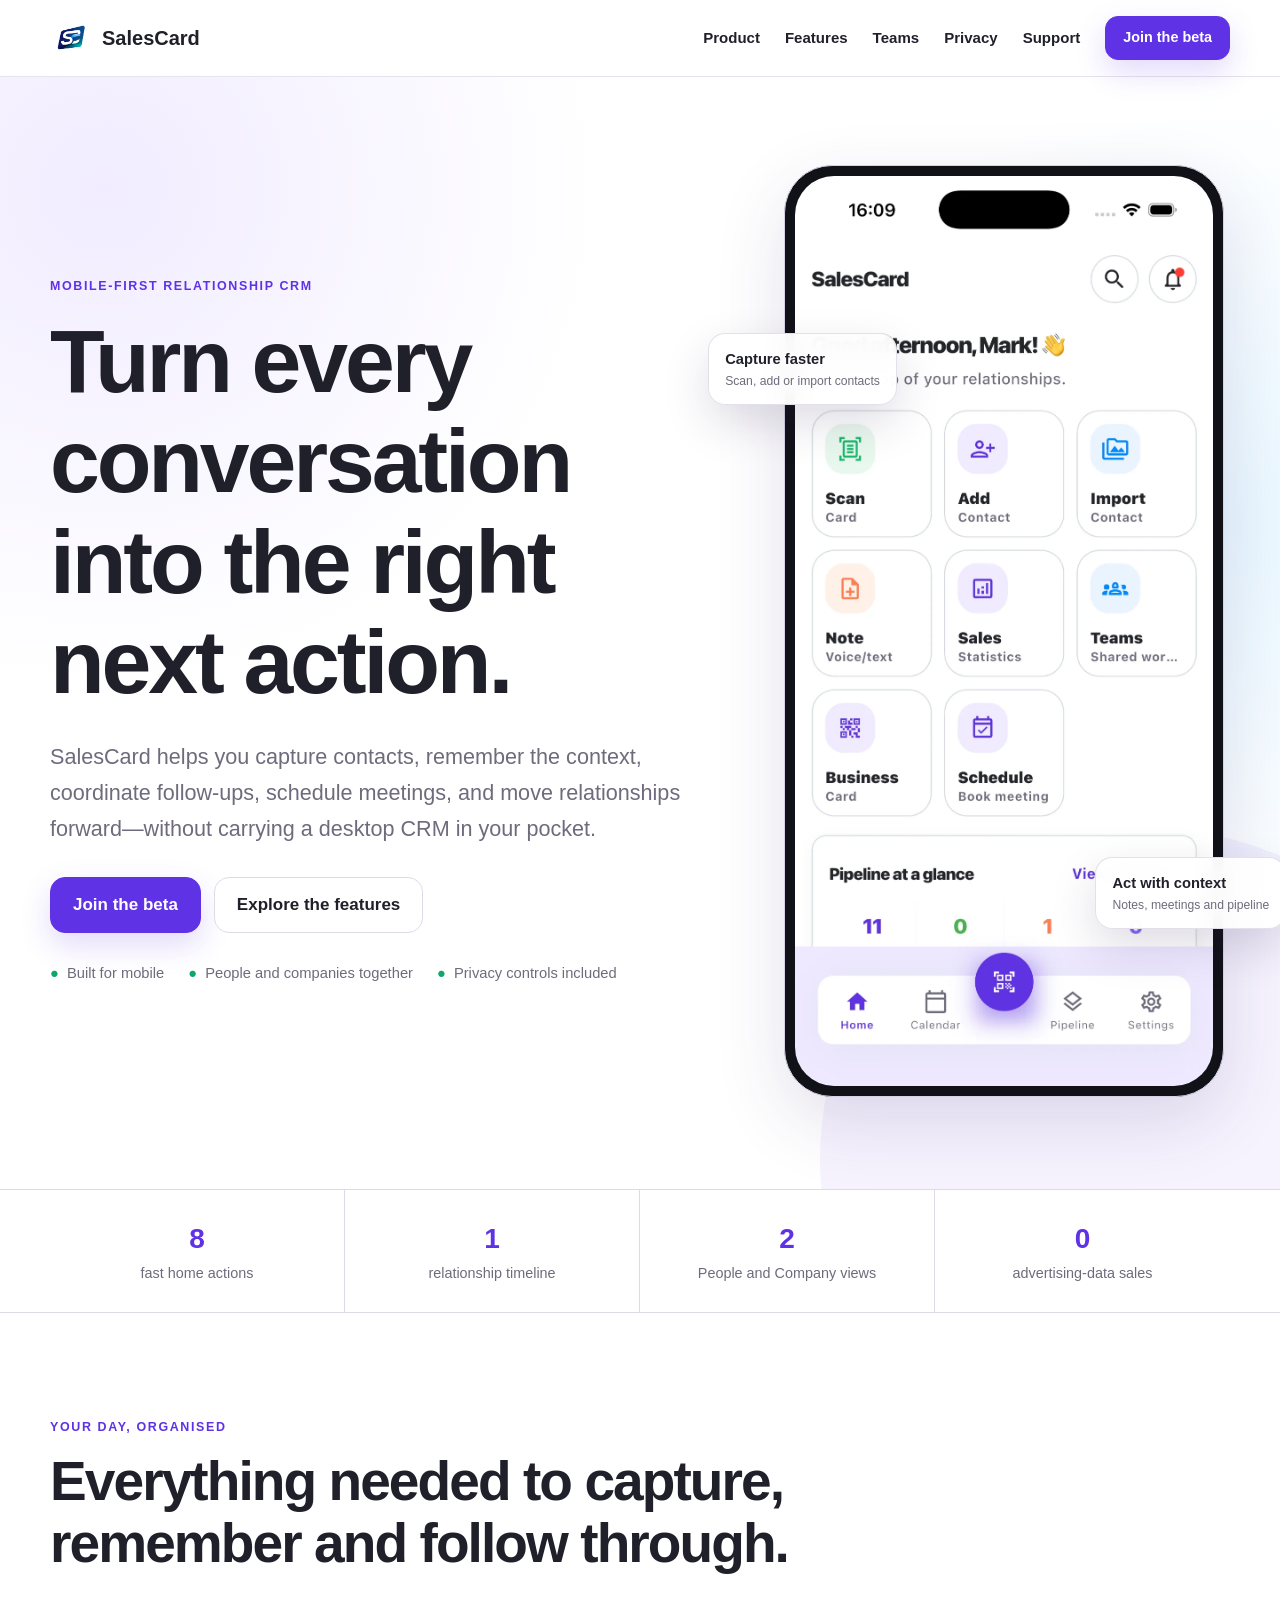
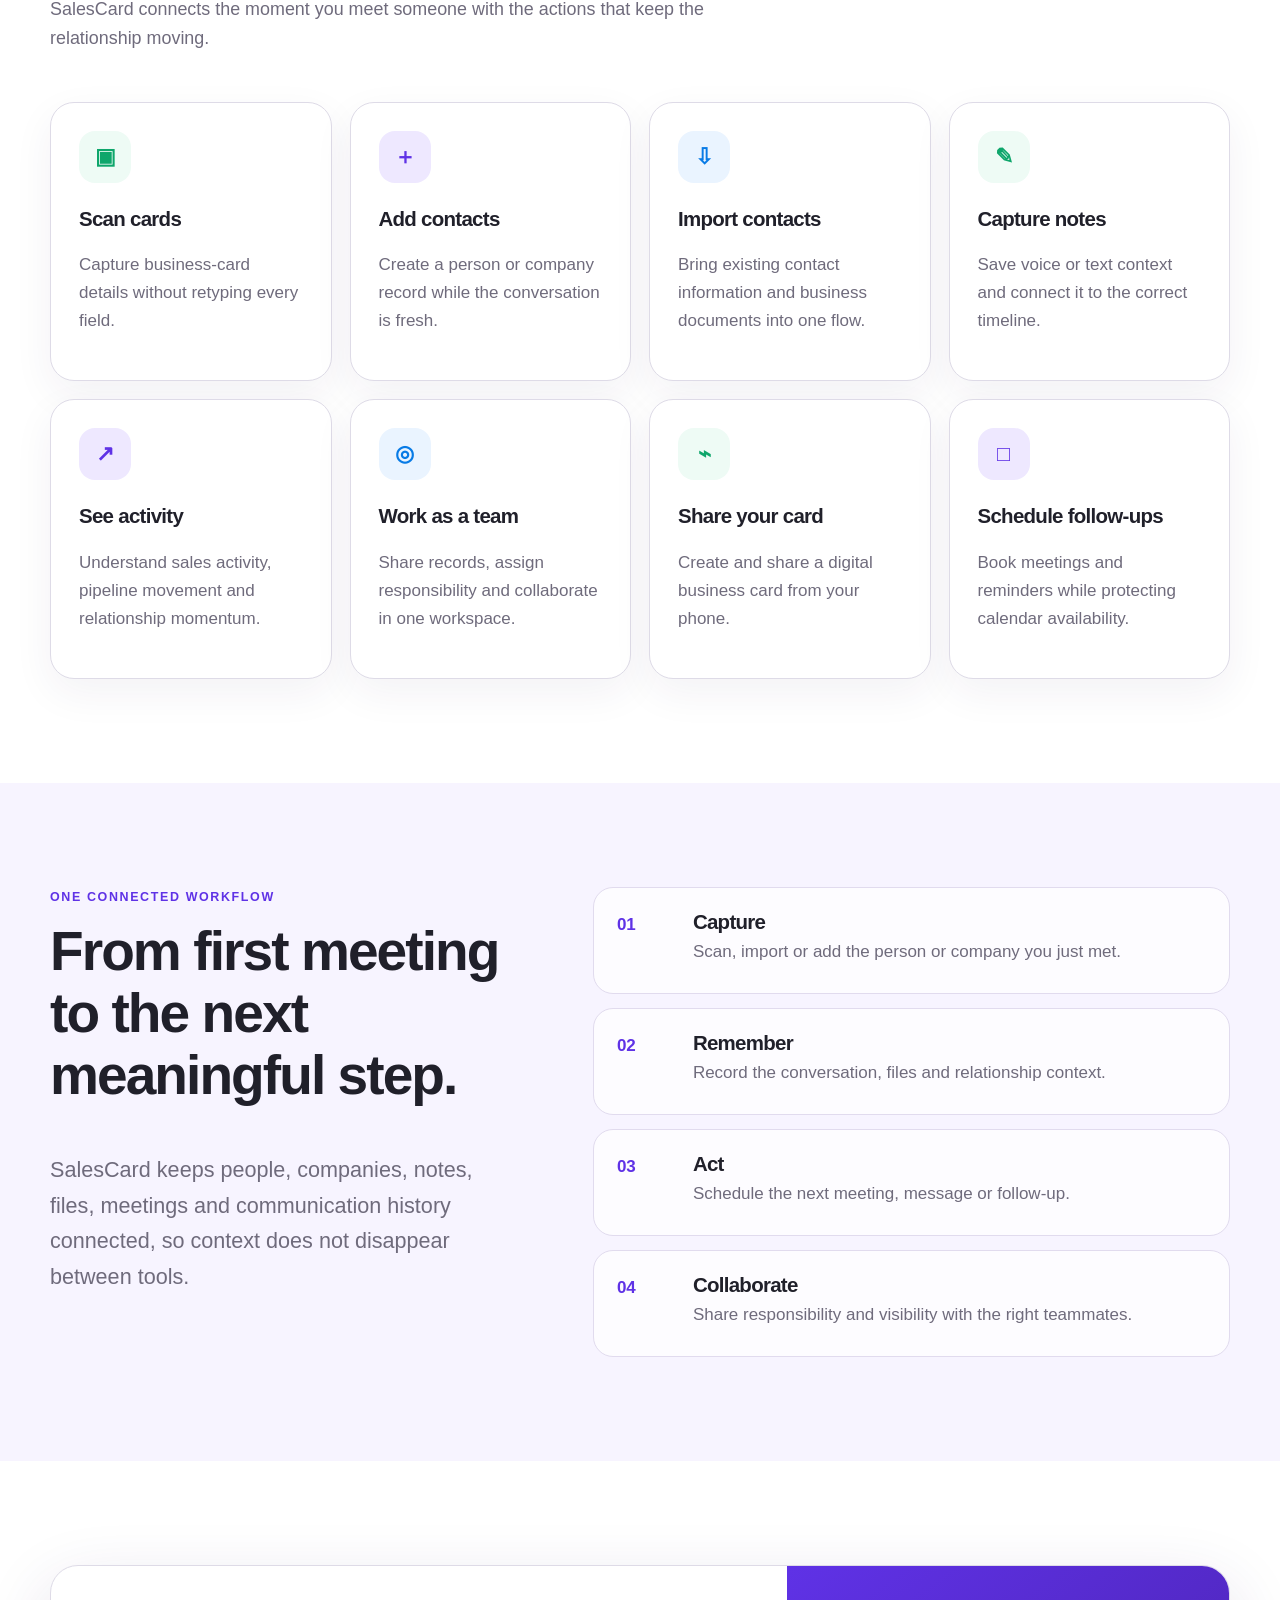
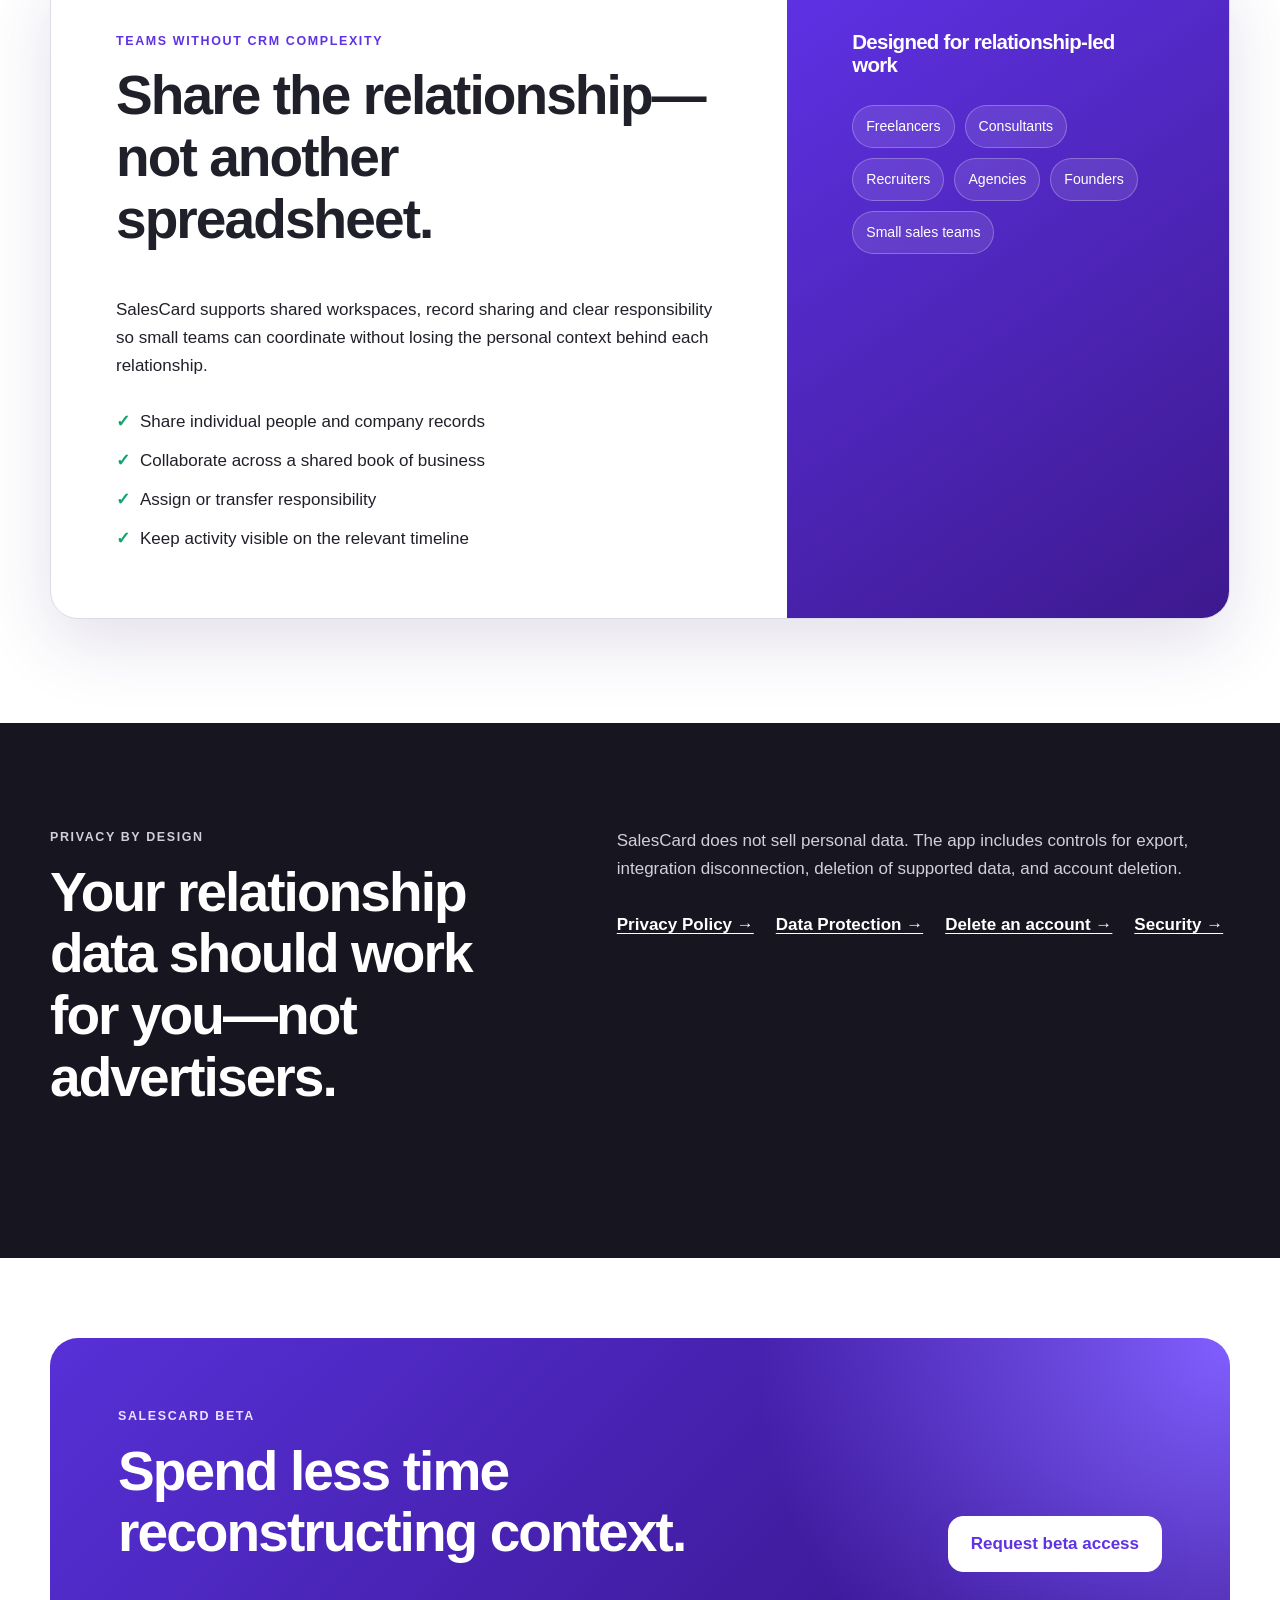
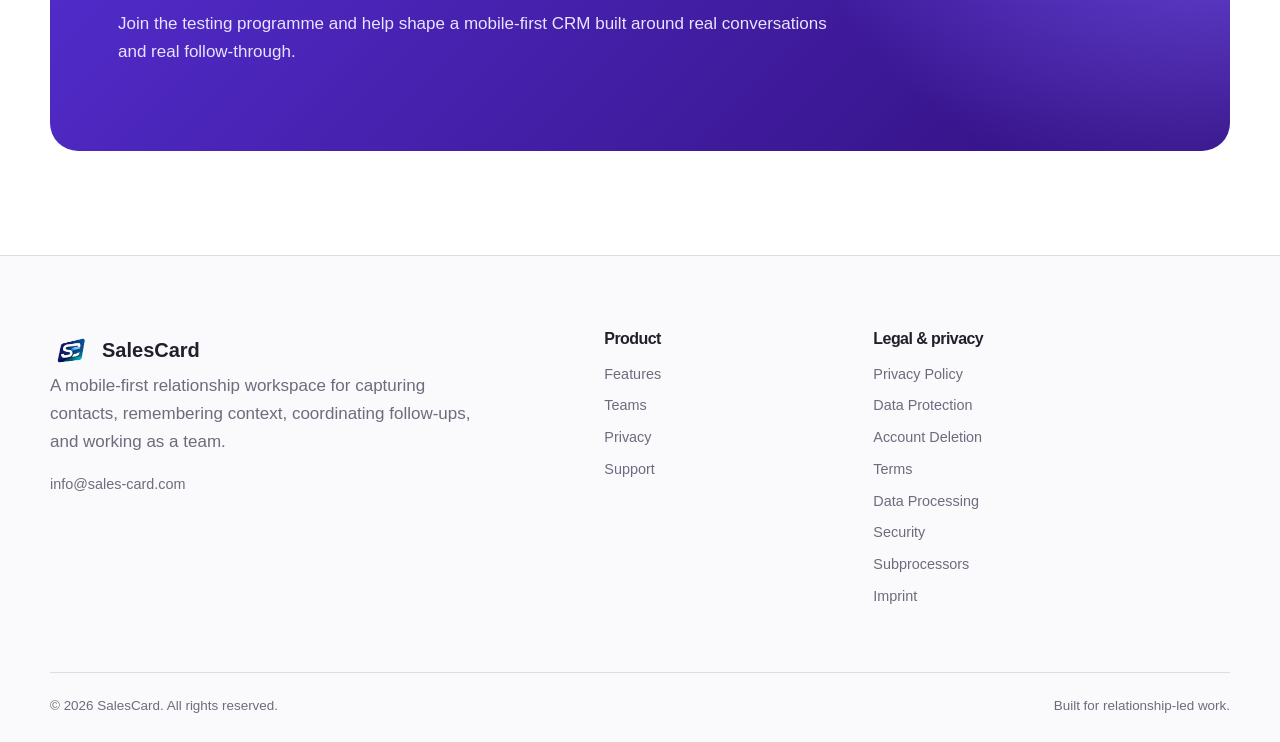
<file: index.html>
<!doctype html>
    <html lang="en">
    <head>
      <meta charset="utf-8">
      <meta name="viewport"
            content="width=device-width, initial-scale=1">
      <title>SalesCard — Turn every conversation into the right next action</title>
      <meta name="description" content="SalesCard is a mobile-first relationship CRM for capturing contacts, notes, meetings, follow-ups, pipeline activity and team collaboration.">
      <meta name="robots" content="index,follow">
      <meta name="theme-color" content="#5f32e6">

      <link rel="canonical" href="https://sales-card.com/">
      <link rel="icon" href="/assets/brand/salescard-logo.png">
      <link rel="preload"
            href="/assets/screens/home-dashboard-2026.webp"
            as="image"
            type="image/webp">

      <meta property="og:type" content="website">
      <meta property="og:site_name" content="SalesCard">
      <meta property="og:title" content="SalesCard — Turn every conversation into the right next action">
      <meta property="og:description" content="SalesCard is a mobile-first relationship CRM for capturing contacts, notes, meetings, follow-ups, pipeline activity and team collaboration.">
      <meta property="og:url" content="https://sales-card.com/">
      <meta property="og:image"
            content="https://sales-card.com/assets/screens/home-dashboard-2026.webp">

      <meta name="twitter:card" content="summary_large_image">
      <meta name="twitter:title" content="SalesCard — Turn every conversation into the right next action">
      <meta name="twitter:description" content="SalesCard is a mobile-first relationship CRM for capturing contacts, notes, meetings, follow-ups, pipeline activity and team collaboration.">

      <link rel="stylesheet" href="/styles.css">

    </head>

    <body class="home-page">
      <a class="skip-link" href="#main">Skip to content</a>

<header class="site-header">
  <div class="container nav-shell">
    <a class="brand" href="/" aria-label="SalesCard home">
      <img src="/assets/brand/salescard-logo.png"
           width="44"
           height="44"
           alt="">
      <span>SalesCard</span>
    </a>

    <button class="menu-button"
            type="button"
            aria-expanded="false"
            aria-controls="primary-navigation">
      <span class="sr-only">Open navigation</span>
      <span></span><span></span><span></span>
    </button>

    <nav id="primary-navigation"
         class="primary-navigation"
         aria-label="Primary navigation">
      <a href="/#product">Product</a><a href="/#features">Features</a><a href="/#teams">Teams</a><a href="/#privacy">Privacy</a><a href="/support">Support</a>
      <a class="button button-small"
         href="mailto:info@sales-card.com?subject=SalesCard%20beta%20access">
        Join the beta
      </a>
    </nav>
  </div>
</header>


      <main id="main">

<section class="hero" id="product">
  <div class="container hero-grid">
    <div class="hero-copy">
      <p class="eyebrow">Mobile-first relationship CRM</p>
      <h1>Turn every conversation into the right next action.</h1>
      <p class="hero-lead">
        SalesCard helps you capture contacts, remember the context,
        coordinate follow-ups, schedule meetings, and move relationships
        forward—without carrying a desktop CRM in your pocket.
      </p>

      <div class="hero-actions">
        <a class="button"
           href="mailto:info@sales-card.com?subject=SalesCard%20beta%20access">
          Join the beta
        </a>
        <a class="button button-secondary" href="#features">
          Explore the features
        </a>
      </div>

      <ul class="trust-list" aria-label="Product qualities">
        <li>Built for mobile</li>
        <li>People and companies together</li>
        <li>Privacy controls included</li>
      </ul>
    </div>

    <div class="product-visual">
      <div class="phone-frame">
        <img src="/assets/screens/home-dashboard-2026.webp"
             width="941"
             height="2048"
             alt="Current SalesCard home screen showing card scanning,
                  contact import, notes, statistics, teams, scheduling,
                  business cards, calendar and pipeline navigation">
      </div>
      <div class="visual-note visual-note-top">
        <strong>Capture faster</strong>
        <span>Scan, add or import contacts</span>
      </div>
      <div class="visual-note visual-note-bottom">
        <strong>Act with context</strong>
        <span>Notes, meetings and pipeline</span>
      </div>
    </div>
  </div>
</section>

<section class="proof-strip" aria-label="SalesCard overview">
  <div class="container proof-grid">
    <div><strong>8</strong><span>fast home actions</span></div>
    <div><strong>1</strong><span>relationship timeline</span></div>
    <div><strong>2</strong><span>People and Company views</span></div>
    <div><strong>0</strong><span>advertising-data sales</span></div>
  </div>
</section>

<section class="section" id="features">
  <div class="container">
    <div class="section-heading">
      <p class="eyebrow">Your day, organised</p>
      <h2>Everything needed to capture, remember and follow through.</h2>
      <p>
        SalesCard connects the moment you meet someone with the actions
        that keep the relationship moving.
      </p>
    </div>

    <div class="feature-grid">
      <article class="feature-card">
        <span class="feature-icon">▣</span>
        <h3>Scan cards</h3>
        <p>Capture business-card details without retyping every field.</p>
      </article>

      <article class="feature-card">
        <span class="feature-icon">＋</span>
        <h3>Add contacts</h3>
        <p>Create a person or company record while the conversation is fresh.</p>
      </article>

      <article class="feature-card">
        <span class="feature-icon">⇩</span>
        <h3>Import contacts</h3>
        <p>Bring existing contact information and business documents into one flow.</p>
      </article>

      <article class="feature-card">
        <span class="feature-icon">✎</span>
        <h3>Capture notes</h3>
        <p>Save voice or text context and connect it to the correct timeline.</p>
      </article>

      <article class="feature-card">
        <span class="feature-icon">↗</span>
        <h3>See activity</h3>
        <p>Understand sales activity, pipeline movement and relationship momentum.</p>
      </article>

      <article class="feature-card">
        <span class="feature-icon">◎</span>
        <h3>Work as a team</h3>
        <p>Share records, assign responsibility and collaborate in one workspace.</p>
      </article>

      <article class="feature-card">
        <span class="feature-icon">⌁</span>
        <h3>Share your card</h3>
        <p>Create and share a digital business card from your phone.</p>
      </article>

      <article class="feature-card">
        <span class="feature-icon">□</span>
        <h3>Schedule follow-ups</h3>
        <p>Book meetings and reminders while protecting calendar availability.</p>
      </article>
    </div>
  </div>
</section>

<section class="section section-soft">
  <div class="container workflow-grid">
    <div>
      <p class="eyebrow">One connected workflow</p>
      <h2>From first meeting to the next meaningful step.</h2>
      <p class="lead">
        SalesCard keeps people, companies, notes, files, meetings and
        communication history connected, so context does not disappear
        between tools.
      </p>
    </div>

    <ol class="workflow-list">
      <li>
        <span>01</span>
        <div>
          <h3>Capture</h3>
          <p>Scan, import or add the person or company you just met.</p>
        </div>
      </li>
      <li>
        <span>02</span>
        <div>
          <h3>Remember</h3>
          <p>Record the conversation, files and relationship context.</p>
        </div>
      </li>
      <li>
        <span>03</span>
        <div>
          <h3>Act</h3>
          <p>Schedule the next meeting, message or follow-up.</p>
        </div>
      </li>
      <li>
        <span>04</span>
        <div>
          <h3>Collaborate</h3>
          <p>Share responsibility and visibility with the right teammates.</p>
        </div>
      </li>
    </ol>
  </div>
</section>

<section class="section" id="teams">
  <div class="container split-card">
    <div>
      <p class="eyebrow">Teams without CRM complexity</p>
      <h2>Share the relationship—not another spreadsheet.</h2>
      <p>
        SalesCard supports shared workspaces, record sharing and clear
        responsibility so small teams can coordinate without losing the
        personal context behind each relationship.
      </p>
      <ul class="check-list">
        <li>Share individual people and company records</li>
        <li>Collaborate across a shared book of business</li>
        <li>Assign or transfer responsibility</li>
        <li>Keep activity visible on the relevant timeline</li>
      </ul>
    </div>

    <div class="audience-panel">
      <h3>Designed for relationship-led work</h3>
      <div class="audience-tags">
        <span>Freelancers</span>
        <span>Consultants</span>
        <span>Recruiters</span>
        <span>Agencies</span>
        <span>Founders</span>
        <span>Small sales teams</span>
      </div>
    </div>
  </div>
</section>

<section class="section privacy-section" id="privacy">
  <div class="container privacy-grid">
    <div>
      <p class="eyebrow">Privacy by design</p>
      <h2>Your relationship data should work for you—not advertisers.</h2>
    </div>

    <div>
      <p>
        SalesCard does not sell personal data. The app includes controls
        for export, integration disconnection, deletion of supported data,
        and account deletion.
      </p>
      <div class="link-row">
        <a href="/privacy">Privacy Policy →</a>
        <a href="/data-protection">Data Protection →</a>
        <a href="/account-deletion">Delete an account →</a>
        <a href="/security">Security →</a>
      </div>
    </div>
  </div>
</section>

<section class="section final-cta">
  <div class="container cta-panel">
    <div>
      <p class="eyebrow">SalesCard beta</p>
      <h2>Spend less time reconstructing context.</h2>
      <p>
        Join the testing programme and help shape a mobile-first CRM built
        around real conversations and real follow-through.
      </p>
    </div>
    <a class="button button-light"
       href="mailto:info@sales-card.com?subject=SalesCard%20beta%20access">
      Request beta access
    </a>
  </div>
</section>

      </main>


<footer class="site-footer">
  <div class="container footer-grid">
    <div>
      <a class="brand footer-brand" href="/">
        <img src="/assets/brand/salescard-logo.png"
             width="42"
             height="42"
             alt="">
        <span>SalesCard</span>
      </a>
      <p>
        A mobile-first relationship workspace for capturing contacts,
        remembering context, coordinating follow-ups, and working as a team.
      </p>
      <a href="mailto:info@sales-card.com">info@sales-card.com</a>
    </div>

    <div>
      <h2>Product</h2>
      <a href="/#features">Features</a>
      <a href="/#teams">Teams</a>
      <a href="/#privacy">Privacy</a>
      <a href="/support">Support</a>
    </div>

    <div>
      <h2>Legal &amp; privacy</h2>
      <a href="/privacy">Privacy Policy</a><a href="/data-protection">Data Protection</a><a href="/account-deletion">Account Deletion</a><a href="/terms">Terms</a><a href="/data-processing">Data Processing</a><a href="/security">Security</a><a href="/subprocessors">Subprocessors</a><a href="/imprint">Imprint</a>
    </div>
  </div>

  <div class="container footer-bottom">
    <p>© <span data-current-year>2026</span> SalesCard. All rights reserved.</p>
    <p>Built for relationship-led work.</p>
  </div>
</footer>

      <script src="/script.js" defer></script>
    </body>
    </html>
</file>
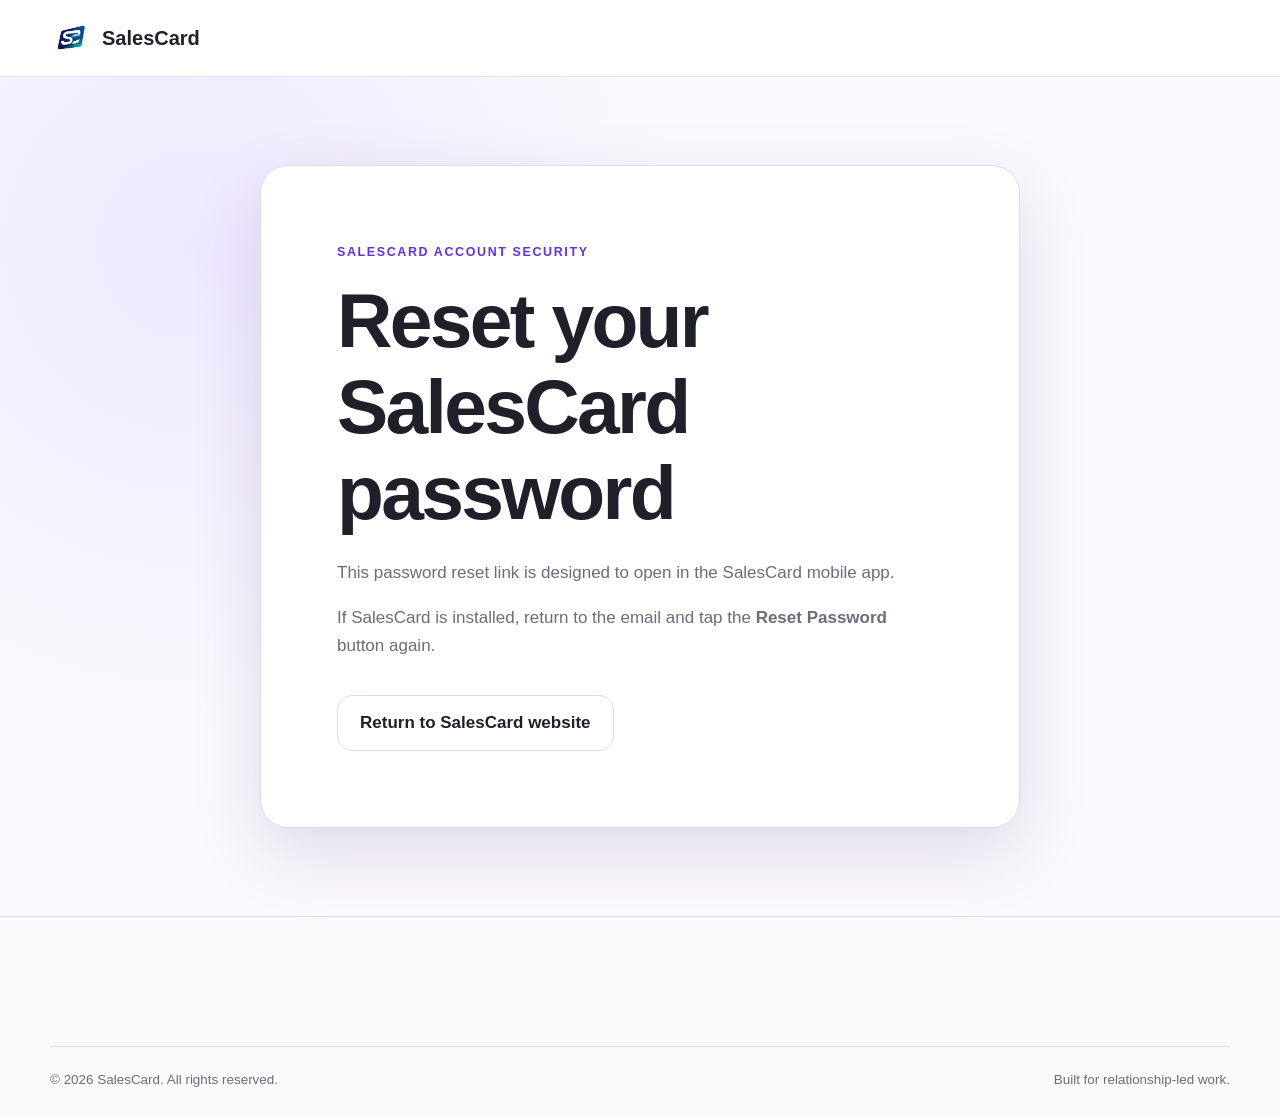
<file: reset-password/index.html>
<!doctype html>
<html lang="en">
  <head>
    <meta charset="utf-8">
    <meta name="viewport" content="width=device-width, initial-scale=1">
    <title>Reset your SalesCard password</title>
    <meta
      name="description"
      content="Open your SalesCard password reset link in the SalesCard mobile app."
    >
    <meta name="robots" content="noindex">
    <meta name="theme-color" content="#5f32e6">
    <link rel="canonical" href="https://sales-card.com/reset-password">
    <link rel="icon" href="/assets/brand/salescard-logo.png">
    <link rel="stylesheet" href="/styles.css">
  </head>

  <body class="reset-fallback-page">
    <a class="skip-link" href="#main">Skip to content</a>

    <header class="site-header">
      <div class="container nav-shell">
        <a class="brand" href="/" aria-label="SalesCard home">
          <img
            src="/assets/brand/salescard-logo.png"
            width="44"
            height="44"
            alt=""
          >
          <span>SalesCard</span>
        </a>
      </div>
    </header>

    <main id="main">
      <section class="reset-fallback-hero">
        <div class="container reset-fallback-card">
          <p class="eyebrow">SalesCard account security</p>
          <h1>Reset your SalesCard password</h1>
          <p>
            This password reset link is designed to open in the SalesCard
            mobile app.
          </p>
          <p>
            If SalesCard is installed, return to the email and tap the
            <strong>Reset Password</strong> button again.
          </p>
          <a class="button button-secondary" href="/">
            Return to SalesCard website
          </a>
        </div>
      </section>
    </main>

    <footer class="site-footer reset-fallback-footer">
      <div class="container footer-bottom">
        <p>© <span data-current-year>2026</span> SalesCard. All rights reserved.</p>
        <p>Built for relationship-led work.</p>
      </div>
    </footer>
  </body>
</html>
</file>
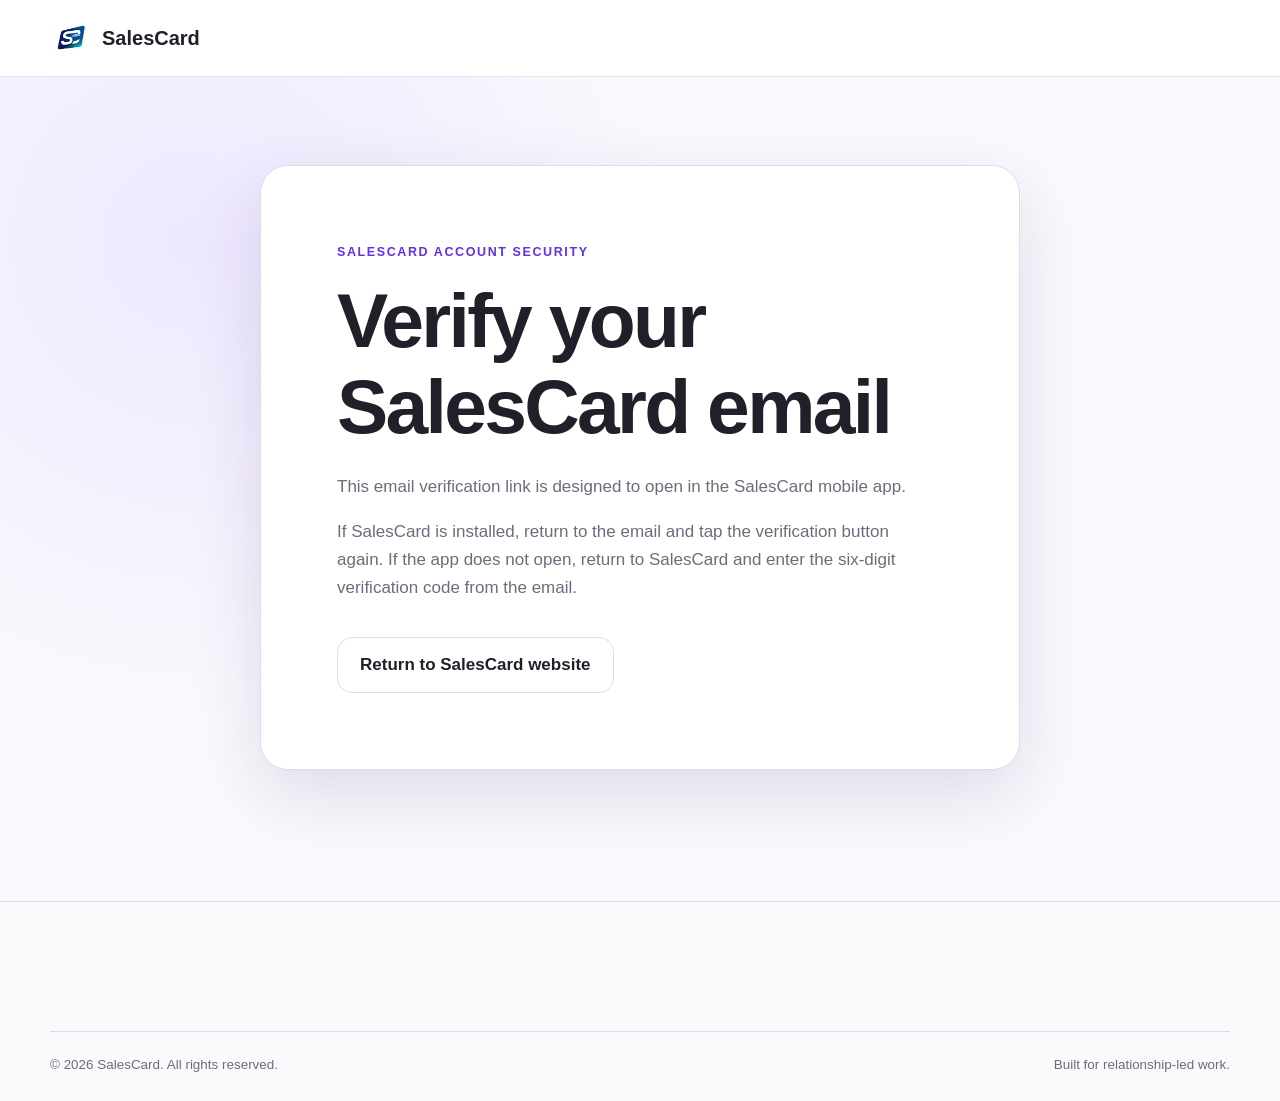
<file: verify-email-change/index.html>
<!doctype html>
<html lang="en">
  <head>
    <meta charset="utf-8">
    <meta name="viewport" content="width=device-width, initial-scale=1">
    <title>Verify your SalesCard email</title>
    <meta
      name="description"
      content="Open your SalesCard email verification link in the SalesCard mobile app."
    >
    <meta name="robots" content="noindex">
    <meta name="theme-color" content="#5f32e6">
    <link rel="canonical" href="https://sales-card.com/verify-email-change">
    <link rel="icon" href="/assets/brand/salescard-logo.png">
    <link rel="stylesheet" href="/styles.css">
  </head>

  <body class="reset-fallback-page">
    <a class="skip-link" href="#main">Skip to content</a>

    <header class="site-header">
      <div class="container nav-shell">
        <a class="brand" href="/" aria-label="SalesCard home">
          <img
            src="/assets/brand/salescard-logo.png"
            width="44"
            height="44"
            alt=""
          >
          <span>SalesCard</span>
        </a>
      </div>
    </header>

    <main id="main">
      <section class="reset-fallback-hero">
        <div class="container reset-fallback-card">
          <p class="eyebrow">SalesCard account security</p>
          <h1>Verify your SalesCard email</h1>
          <p>
            This email verification link is designed to open in the SalesCard
            mobile app.
          </p>
          <p>
            If SalesCard is installed, return to the email and tap the
            verification button again. If the app does not open, return to
            SalesCard and enter the six-digit verification code from the
            email.
          </p>
          <a class="button button-secondary" href="/">
            Return to SalesCard website
          </a>
        </div>
      </section>
    </main>

    <footer class="site-footer reset-fallback-footer">
      <div class="container footer-bottom">
        <p>© <span data-current-year>2026</span> SalesCard. All rights reserved.</p>
        <p>Built for relationship-led work.</p>
      </div>
    </footer>
  </body>
</html>
</file>
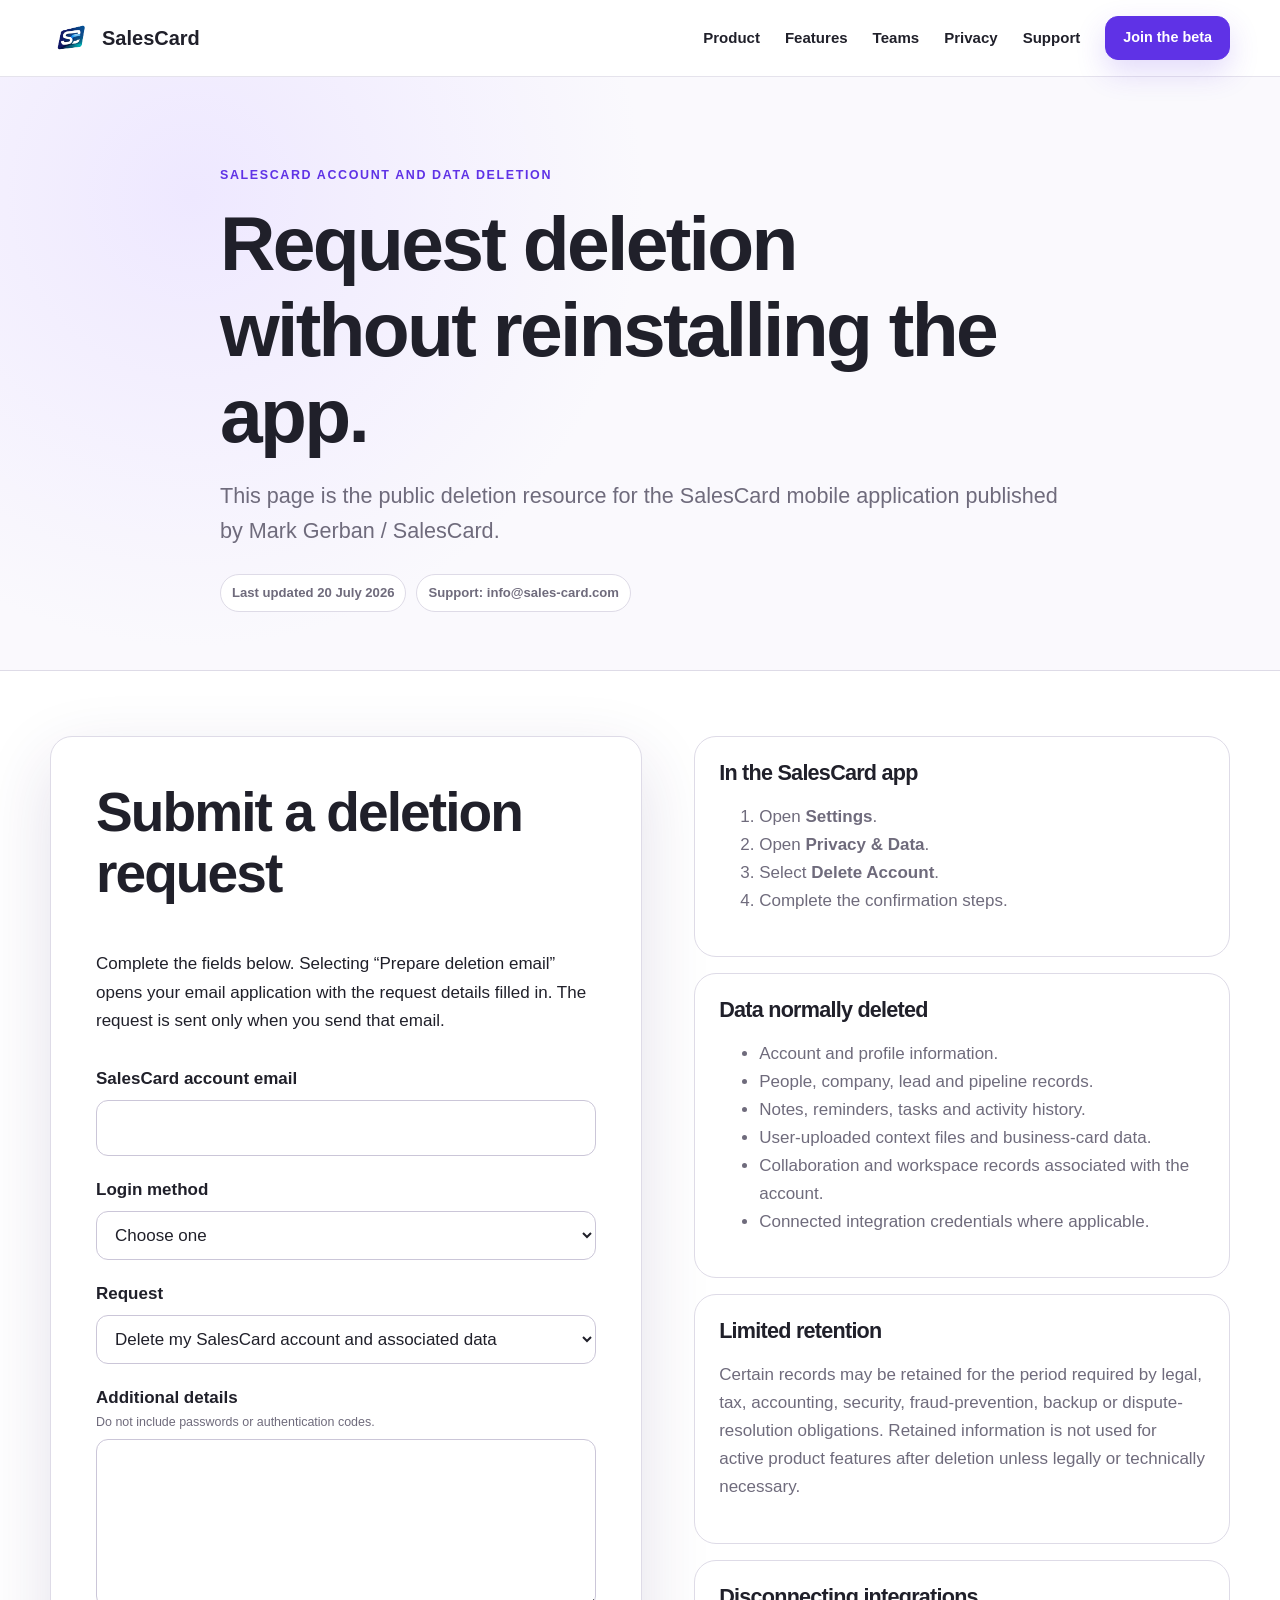
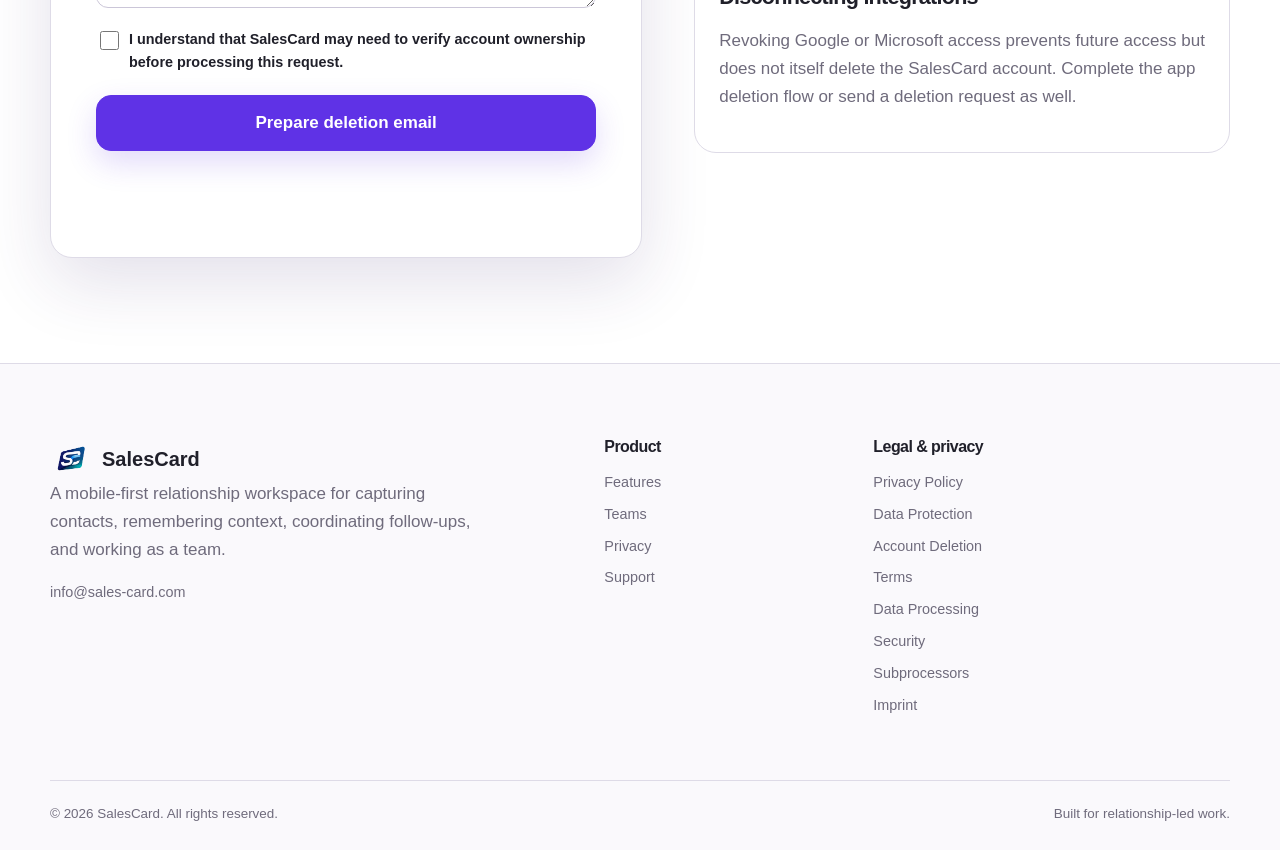
<file: account-deletion.html>
<!doctype html>
    <html lang="en">
    <head>
      <meta charset="utf-8">
      <meta name="viewport"
            content="width=device-width, initial-scale=1">
      <title>Account and Data Deletion — SalesCard</title>
      <meta name="description" content="Request deletion of a SalesCard account and associated personal data.">
      <meta name="robots" content="index,follow">
      <meta name="theme-color" content="#5f32e6">

      <link rel="canonical" href="https://sales-card.com/account-deletion">
      <link rel="icon" href="/assets/brand/salescard-logo.png">
      <link rel="preload"
            href="/assets/screens/home-dashboard-2026.webp"
            as="image"
            type="image/webp">

      <meta property="og:type" content="website">
      <meta property="og:site_name" content="SalesCard">
      <meta property="og:title" content="Account and Data Deletion — SalesCard">
      <meta property="og:description" content="Request deletion of a SalesCard account and associated personal data.">
      <meta property="og:url" content="https://sales-card.com/account-deletion">
      <meta property="og:image"
            content="https://sales-card.com/assets/screens/home-dashboard-2026.webp">

      <meta name="twitter:card" content="summary_large_image">
      <meta name="twitter:title" content="Account and Data Deletion — SalesCard">
      <meta name="twitter:description" content="Request deletion of a SalesCard account and associated personal data.">

      <link rel="stylesheet" href="/styles.css">

    </head>

    <body class="legal-page">
      <a class="skip-link" href="#main">Skip to content</a>

<header class="site-header">
  <div class="container nav-shell">
    <a class="brand" href="/" aria-label="SalesCard home">
      <img src="/assets/brand/salescard-logo.png"
           width="44"
           height="44"
           alt="">
      <span>SalesCard</span>
    </a>

    <button class="menu-button"
            type="button"
            aria-expanded="false"
            aria-controls="primary-navigation">
      <span class="sr-only">Open navigation</span>
      <span></span><span></span><span></span>
    </button>

    <nav id="primary-navigation"
         class="primary-navigation"
         aria-label="Primary navigation">
      <a href="/#product">Product</a><a href="/#features">Features</a><a href="/#teams">Teams</a><a href="/#privacy">Privacy</a><a href="/support">Support</a>
      <a class="button button-small"
         href="mailto:info@sales-card.com?subject=SalesCard%20beta%20access">
        Join the beta
      </a>
    </nav>
  </div>
</header>


      <main id="main">

<section class="page-hero legal-hero">
  <div class="container narrow">
    <p class="eyebrow">SalesCard account and data deletion</p>
    <h1>Request deletion without reinstalling the app.</h1>
    <p class="lead">
      This page is the public deletion resource for the SalesCard mobile
      application published by Mark Gerban / SalesCard.
    </p>
    <div class="document-meta">
      <span>Last updated 20 July 2026</span>
      <span>Support: info@sales-card.com</span>
    </div>
  </div>
</section>

<section class="document-section">
  <div class="container deletion-grid">
    <div>
      <article class="request-card">
        <h2>Submit a deletion request</h2>
        <p>
          Complete the fields below. Selecting “Prepare deletion email”
          opens your email application with the request details filled in.
          The request is sent only when you send that email.
        </p>

        <form id="deletion-request-form"
              class="deletion-form"
              data-recipient="info@sales-card.com">
          <div class="form-field">
            <label for="account-email">SalesCard account email</label>
            <input id="account-email"
                   name="accountEmail"
                   type="email"
                   autocomplete="email"
                   required>
          </div>

          <div class="form-field">
            <label for="login-method">Login method</label>
            <select id="login-method" name="loginMethod" required>
              <option value="">Choose one</option>
              <option>Email and password</option>
              <option>Google</option>
              <option>Microsoft</option>
              <option>Not sure</option>
            </select>
          </div>

          <div class="form-field">
            <label for="request-type">Request</label>
            <select id="request-type" name="requestType" required>
              <option>Delete my SalesCard account and associated data</option>
              <option>Delete selected personal data only</option>
              <option>Request a copy of my data before deletion</option>
            </select>
          </div>

          <div class="form-field">
            <label for="request-details">
              Additional details
              <span>Do not include passwords or authentication codes.</span>
            </label>
            <textarea id="request-details"
                      name="details"
                      rows="5"></textarea>
          </div>

          <label class="consent-field">
            <input type="checkbox" name="confirmation" required>
            <span>
              I understand that SalesCard may need to verify account
              ownership before processing this request.
            </span>
          </label>

          <button class="button" type="submit">
            Prepare deletion email
          </button>

          <p class="form-status"
             id="deletion-form-status"
             role="status"
             aria-live="polite"></p>
        </form>
      </article>
    </div>

    <aside class="deletion-information">
      <section>
        <h2>In the SalesCard app</h2>
        <ol>
          <li>Open <strong>Settings</strong>.</li>
          <li>Open <strong>Privacy &amp; Data</strong>.</li>
          <li>Select <strong>Delete Account</strong>.</li>
          <li>Complete the confirmation steps.</li>
        </ol>
      </section>

      <section>
        <h2>Data normally deleted</h2>
        <ul>
          <li>Account and profile information.</li>
          <li>People, company, lead and pipeline records.</li>
          <li>Notes, reminders, tasks and activity history.</li>
          <li>User-uploaded context files and business-card data.</li>
          <li>Collaboration and workspace records associated with the account.</li>
          <li>Connected integration credentials where applicable.</li>
        </ul>
      </section>

      <section>
        <h2>Limited retention</h2>
        <p>
          Certain records may be retained for the period required by legal,
          tax, accounting, security, fraud-prevention, backup or
          dispute-resolution obligations. Retained information is not used
          for active product features after deletion unless legally or
          technically necessary.
        </p>
      </section>

      <section>
        <h2>Disconnecting integrations</h2>
        <p>
          Revoking Google or Microsoft access prevents future access but
          does not itself delete the SalesCard account. Complete the app
          deletion flow or send a deletion request as well.
        </p>
      </section>
    </aside>
  </div>
</section>

      </main>


<footer class="site-footer">
  <div class="container footer-grid">
    <div>
      <a class="brand footer-brand" href="/">
        <img src="/assets/brand/salescard-logo.png"
             width="42"
             height="42"
             alt="">
        <span>SalesCard</span>
      </a>
      <p>
        A mobile-first relationship workspace for capturing contacts,
        remembering context, coordinating follow-ups, and working as a team.
      </p>
      <a href="mailto:info@sales-card.com">info@sales-card.com</a>
    </div>

    <div>
      <h2>Product</h2>
      <a href="/#features">Features</a>
      <a href="/#teams">Teams</a>
      <a href="/#privacy">Privacy</a>
      <a href="/support">Support</a>
    </div>

    <div>
      <h2>Legal &amp; privacy</h2>
      <a href="/privacy">Privacy Policy</a><a href="/data-protection">Data Protection</a><a href="/account-deletion">Account Deletion</a><a href="/terms">Terms</a><a href="/data-processing">Data Processing</a><a href="/security">Security</a><a href="/subprocessors">Subprocessors</a><a href="/imprint">Imprint</a>
    </div>
  </div>

  <div class="container footer-bottom">
    <p>© <span data-current-year>2026</span> SalesCard. All rights reserved.</p>
    <p>Built for relationship-led work.</p>
  </div>
</footer>

      <script src="/script.js" defer></script>
    </body>
    </html>
</file>
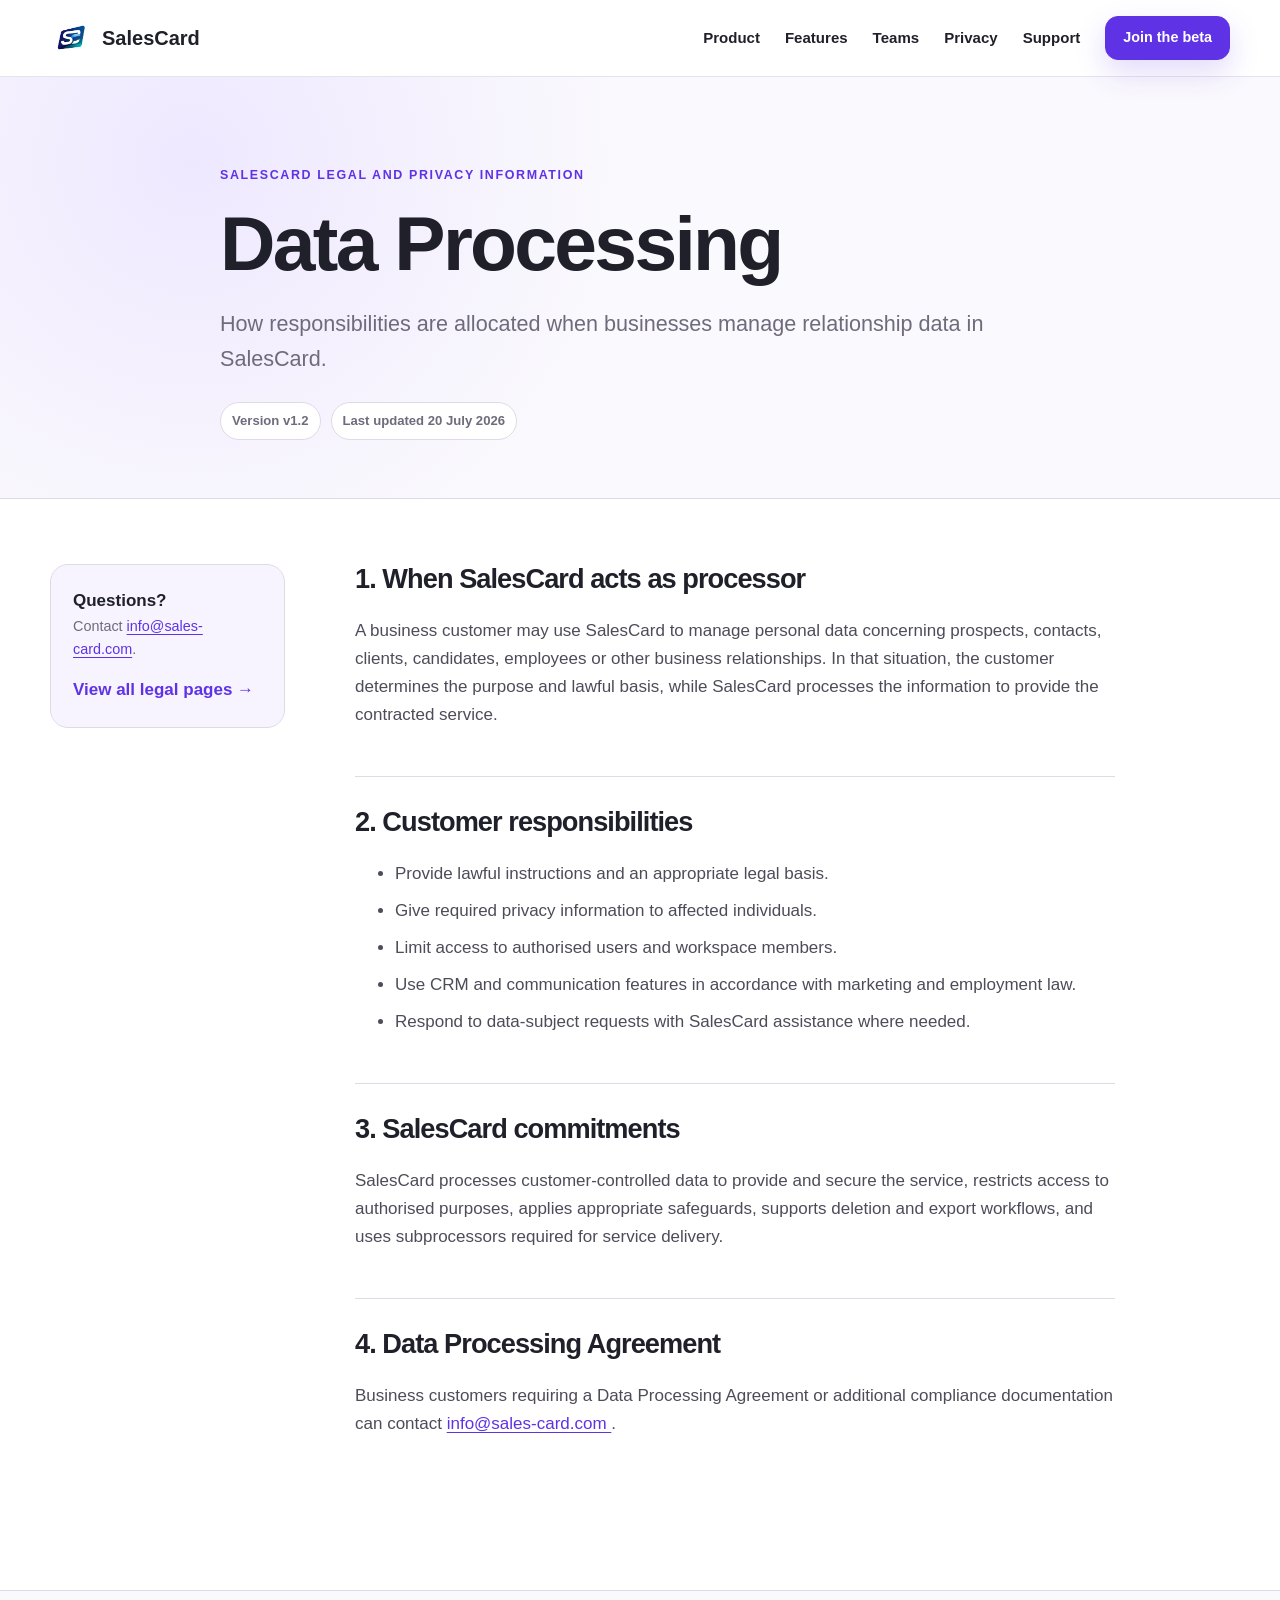
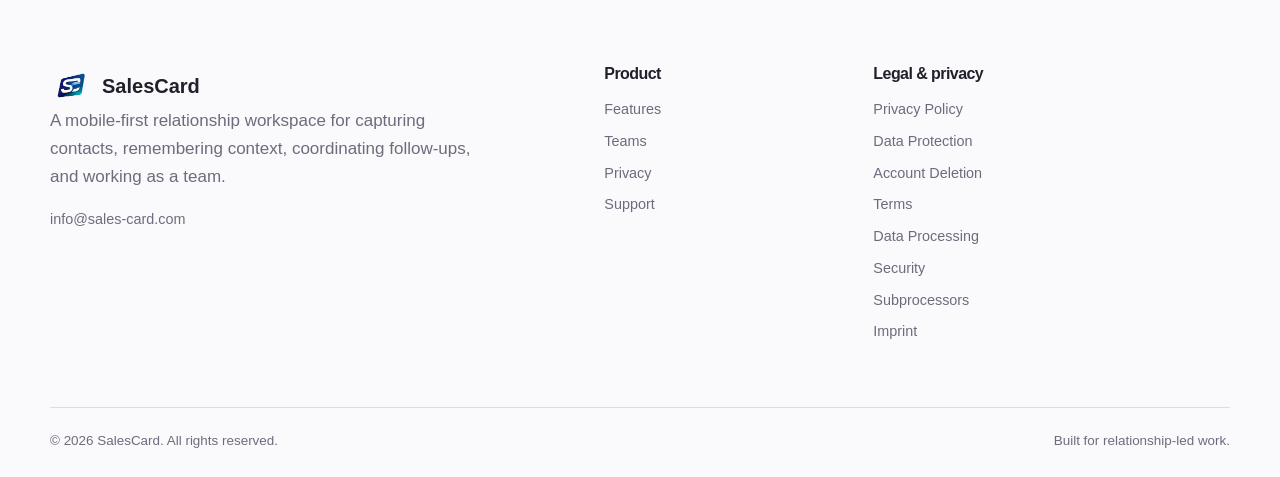
<file: data-processing.html>
<!doctype html>
    <html lang="en">
    <head>
      <meta charset="utf-8">
      <meta name="viewport"
            content="width=device-width, initial-scale=1">
      <title>Data Processing — SalesCard</title>
      <meta name="description" content="Controller and processor information for SalesCard customers.">
      <meta name="robots" content="index,follow">
      <meta name="theme-color" content="#5f32e6">

      <link rel="canonical" href="https://sales-card.com/data-processing">
      <link rel="icon" href="/assets/brand/salescard-logo.png">
      <link rel="preload"
            href="/assets/screens/home-dashboard-2026.webp"
            as="image"
            type="image/webp">

      <meta property="og:type" content="website">
      <meta property="og:site_name" content="SalesCard">
      <meta property="og:title" content="Data Processing — SalesCard">
      <meta property="og:description" content="Controller and processor information for SalesCard customers.">
      <meta property="og:url" content="https://sales-card.com/data-processing">
      <meta property="og:image"
            content="https://sales-card.com/assets/screens/home-dashboard-2026.webp">

      <meta name="twitter:card" content="summary_large_image">
      <meta name="twitter:title" content="Data Processing — SalesCard">
      <meta name="twitter:description" content="Controller and processor information for SalesCard customers.">

      <link rel="stylesheet" href="/styles.css">

    </head>

    <body class="legal-page">
      <a class="skip-link" href="#main">Skip to content</a>

<header class="site-header">
  <div class="container nav-shell">
    <a class="brand" href="/" aria-label="SalesCard home">
      <img src="/assets/brand/salescard-logo.png"
           width="44"
           height="44"
           alt="">
      <span>SalesCard</span>
    </a>

    <button class="menu-button"
            type="button"
            aria-expanded="false"
            aria-controls="primary-navigation">
      <span class="sr-only">Open navigation</span>
      <span></span><span></span><span></span>
    </button>

    <nav id="primary-navigation"
         class="primary-navigation"
         aria-label="Primary navigation">
      <a href="/#product">Product</a><a href="/#features">Features</a><a href="/#teams">Teams</a><a href="/#privacy">Privacy</a><a href="/support">Support</a>
      <a class="button button-small"
         href="mailto:info@sales-card.com?subject=SalesCard%20beta%20access">
        Join the beta
      </a>
    </nav>
  </div>
</header>


      <main id="main">

<section class="page-hero legal-hero">
  <div class="container narrow">
    <p class="eyebrow">SalesCard legal and privacy information</p>
    <h1>Data Processing</h1>
    <p class="lead">How responsibilities are allocated when businesses manage relationship data in SalesCard.</p>
    <div class="document-meta">
      <span>Version v1.2</span>
      <span>Last updated 20 July 2026</span>
    </div>
  </div>
</section>

<section class="document-section">
  <div class="container document-layout">
    <aside class="document-aside">
      <strong>Questions?</strong>
      <p>
        Contact
        <a href="mailto:info@sales-card.com">info@sales-card.com</a>.
      </p>
      <a class="text-link" href="/legal">View all legal pages →</a>
    </aside>

    <article class="legal-document">
      <section><h2>1. When SalesCard acts as processor</h2>
        <p>
          A business customer may use SalesCard to manage personal data
          concerning prospects, contacts, clients, candidates, employees or
          other business relationships. In that situation, the customer
          determines the purpose and lawful basis, while SalesCard processes
          the information to provide the contracted service.
        </p>
        </section><section><h2>2. Customer responsibilities</h2>
        <ul>
          <li>Provide lawful instructions and an appropriate legal basis.</li>
          <li>Give required privacy information to affected individuals.</li>
          <li>Limit access to authorised users and workspace members.</li>
          <li>Use CRM and communication features in accordance with marketing and employment law.</li>
          <li>Respond to data-subject requests with SalesCard assistance where needed.</li>
        </ul>
        </section><section><h2>3. SalesCard commitments</h2>
        <p>
          SalesCard processes customer-controlled data to provide and secure
          the service, restricts access to authorised purposes, applies
          appropriate safeguards, supports deletion and export workflows,
          and uses subprocessors required for service delivery.
        </p>
        </section><section><h2>4. Data Processing Agreement</h2>
        <p>
          Business customers requiring a Data Processing Agreement or
          additional compliance documentation can contact
          <a href="mailto:info@sales-card.com?subject=SalesCard%20Data%20Processing%20Agreement">
            info@sales-card.com
          </a>.
        </p>
        </section>
    </article>
  </div>
</section>

      </main>


<footer class="site-footer">
  <div class="container footer-grid">
    <div>
      <a class="brand footer-brand" href="/">
        <img src="/assets/brand/salescard-logo.png"
             width="42"
             height="42"
             alt="">
        <span>SalesCard</span>
      </a>
      <p>
        A mobile-first relationship workspace for capturing contacts,
        remembering context, coordinating follow-ups, and working as a team.
      </p>
      <a href="mailto:info@sales-card.com">info@sales-card.com</a>
    </div>

    <div>
      <h2>Product</h2>
      <a href="/#features">Features</a>
      <a href="/#teams">Teams</a>
      <a href="/#privacy">Privacy</a>
      <a href="/support">Support</a>
    </div>

    <div>
      <h2>Legal &amp; privacy</h2>
      <a href="/privacy">Privacy Policy</a><a href="/data-protection">Data Protection</a><a href="/account-deletion">Account Deletion</a><a href="/terms">Terms</a><a href="/data-processing">Data Processing</a><a href="/security">Security</a><a href="/subprocessors">Subprocessors</a><a href="/imprint">Imprint</a>
    </div>
  </div>

  <div class="container footer-bottom">
    <p>© <span data-current-year>2026</span> SalesCard. All rights reserved.</p>
    <p>Built for relationship-led work.</p>
  </div>
</footer>

      <script src="/script.js" defer></script>
    </body>
    </html>
</file>
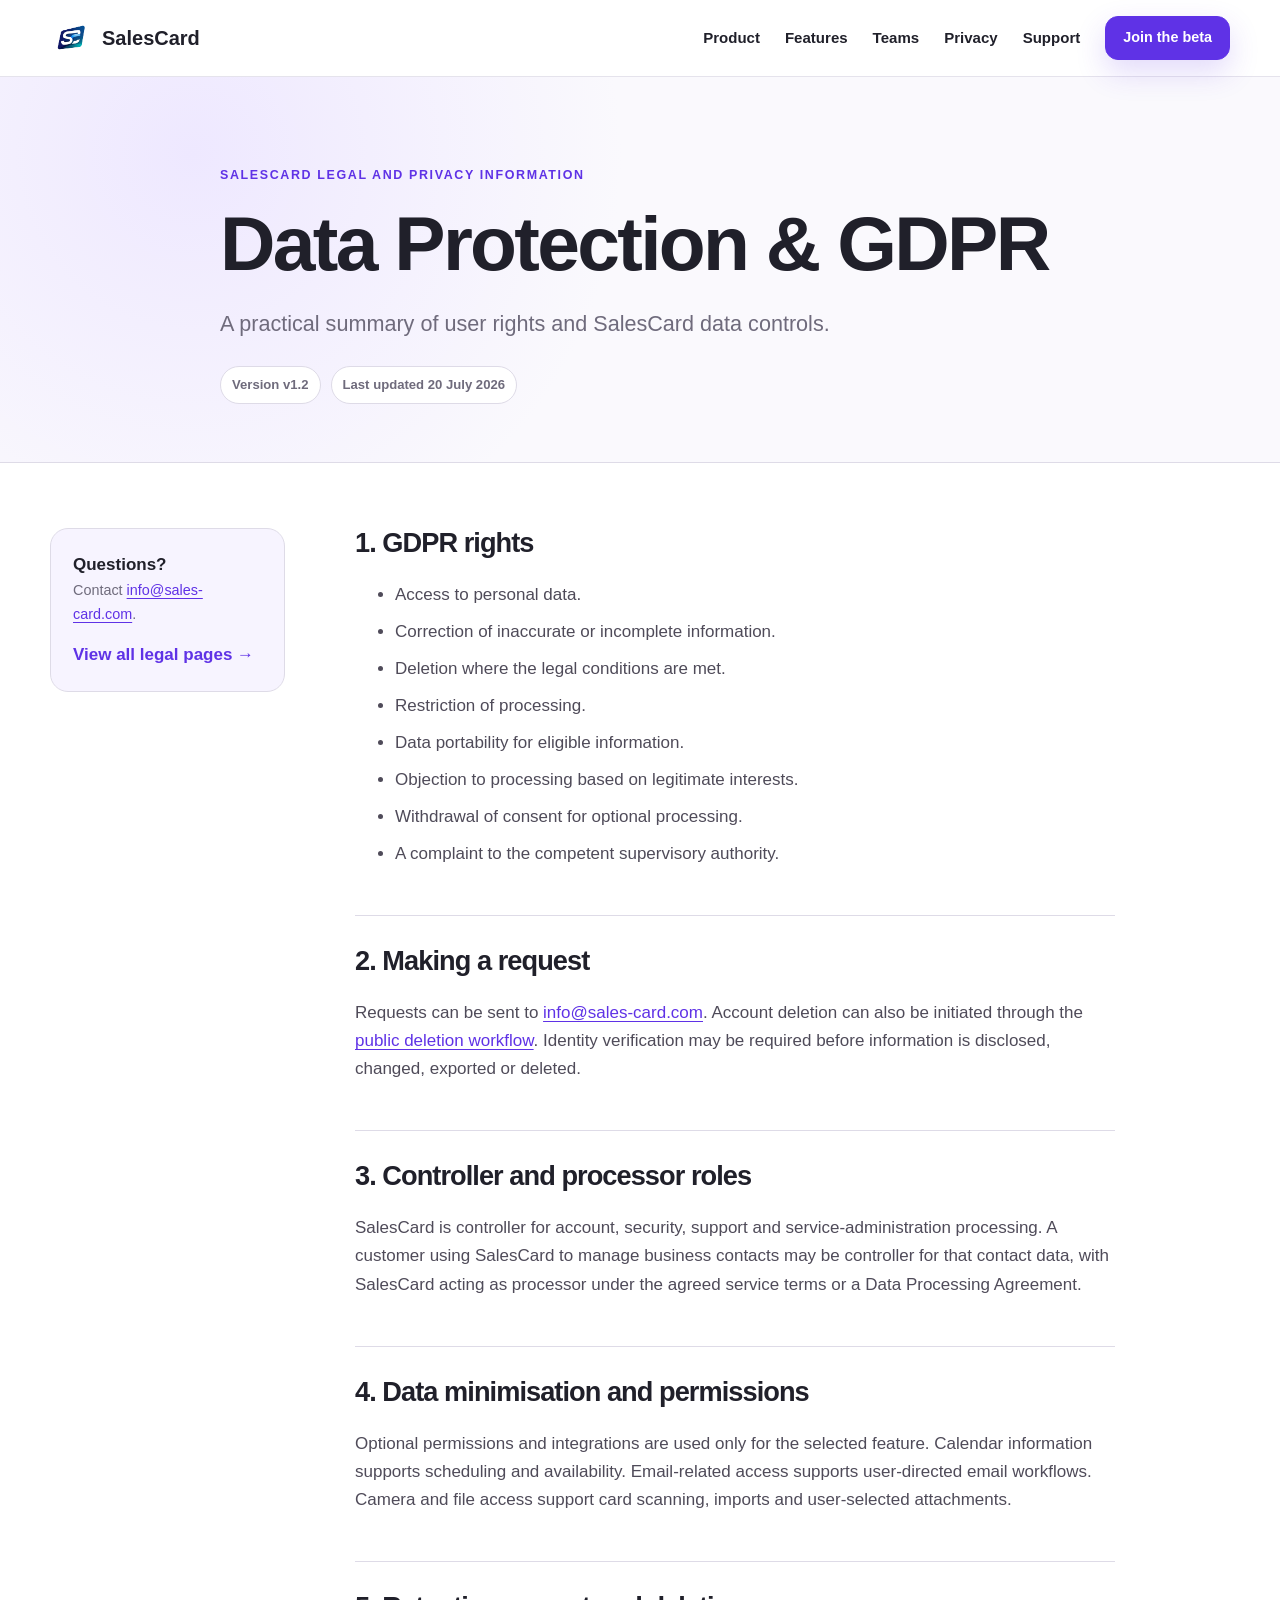
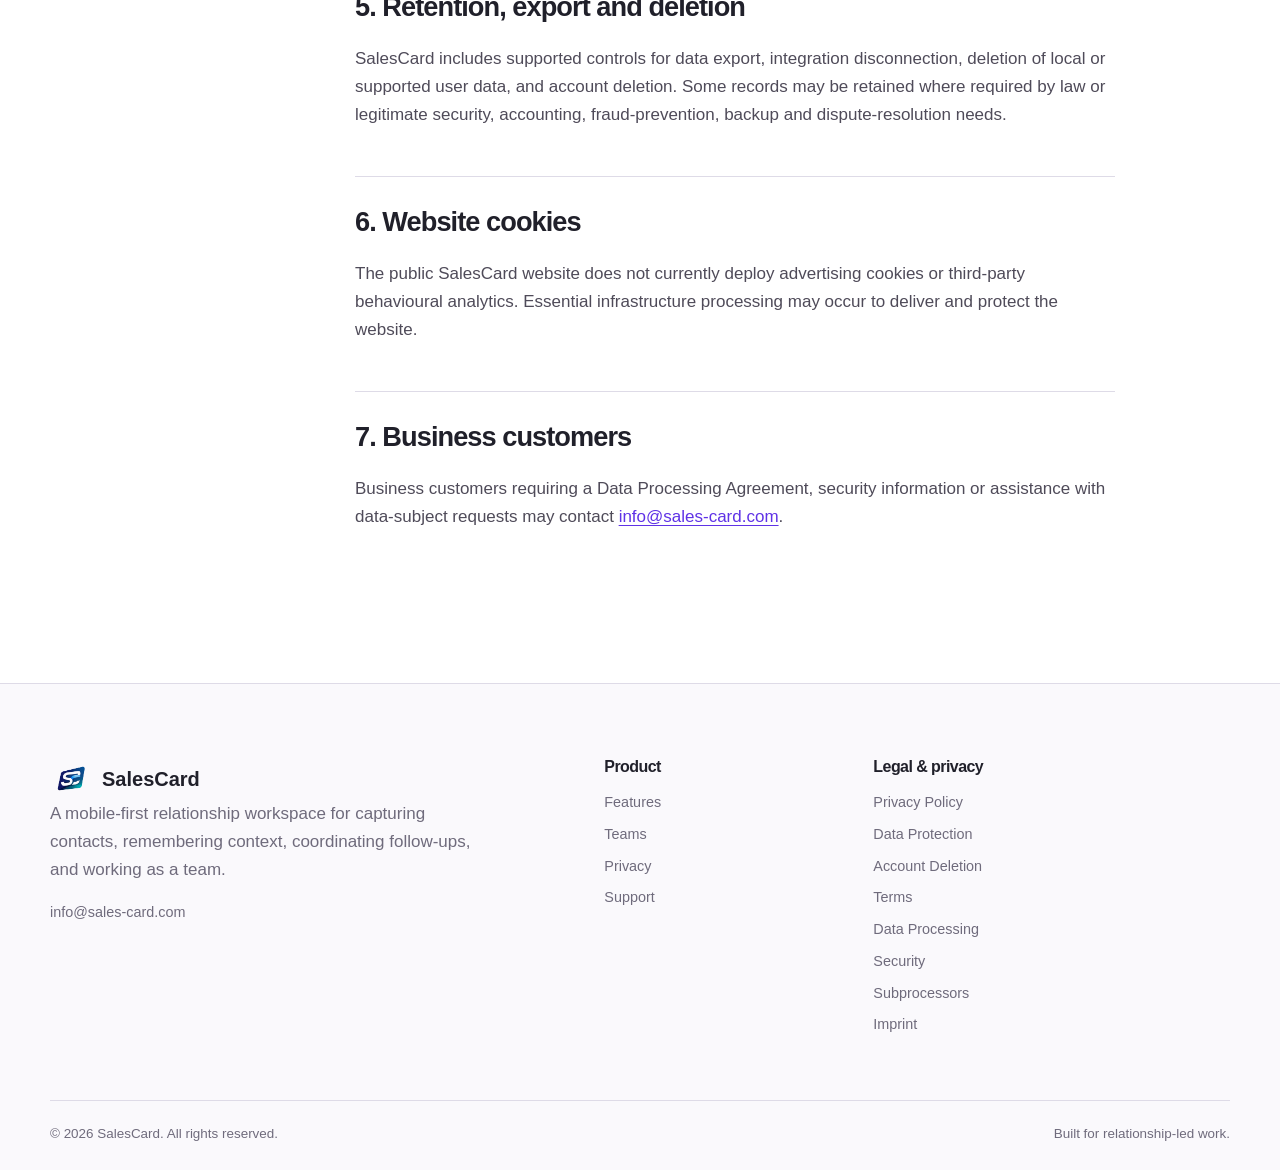
<file: data-protection.html>
<!doctype html>
    <html lang="en">
    <head>
      <meta charset="utf-8">
      <meta name="viewport"
            content="width=device-width, initial-scale=1">
      <title>Data Protection &amp; GDPR — SalesCard</title>
      <meta name="description" content="SalesCard GDPR rights and data-protection information.">
      <meta name="robots" content="index,follow">
      <meta name="theme-color" content="#5f32e6">

      <link rel="canonical" href="https://sales-card.com/data-protection">
      <link rel="icon" href="/assets/brand/salescard-logo.png">
      <link rel="preload"
            href="/assets/screens/home-dashboard-2026.webp"
            as="image"
            type="image/webp">

      <meta property="og:type" content="website">
      <meta property="og:site_name" content="SalesCard">
      <meta property="og:title" content="Data Protection &amp; GDPR — SalesCard">
      <meta property="og:description" content="SalesCard GDPR rights and data-protection information.">
      <meta property="og:url" content="https://sales-card.com/data-protection">
      <meta property="og:image"
            content="https://sales-card.com/assets/screens/home-dashboard-2026.webp">

      <meta name="twitter:card" content="summary_large_image">
      <meta name="twitter:title" content="Data Protection &amp; GDPR — SalesCard">
      <meta name="twitter:description" content="SalesCard GDPR rights and data-protection information.">

      <link rel="stylesheet" href="/styles.css">

    </head>

    <body class="legal-page">
      <a class="skip-link" href="#main">Skip to content</a>

<header class="site-header">
  <div class="container nav-shell">
    <a class="brand" href="/" aria-label="SalesCard home">
      <img src="/assets/brand/salescard-logo.png"
           width="44"
           height="44"
           alt="">
      <span>SalesCard</span>
    </a>

    <button class="menu-button"
            type="button"
            aria-expanded="false"
            aria-controls="primary-navigation">
      <span class="sr-only">Open navigation</span>
      <span></span><span></span><span></span>
    </button>

    <nav id="primary-navigation"
         class="primary-navigation"
         aria-label="Primary navigation">
      <a href="/#product">Product</a><a href="/#features">Features</a><a href="/#teams">Teams</a><a href="/#privacy">Privacy</a><a href="/support">Support</a>
      <a class="button button-small"
         href="mailto:info@sales-card.com?subject=SalesCard%20beta%20access">
        Join the beta
      </a>
    </nav>
  </div>
</header>


      <main id="main">

<section class="page-hero legal-hero">
  <div class="container narrow">
    <p class="eyebrow">SalesCard legal and privacy information</p>
    <h1>Data Protection &amp; GDPR</h1>
    <p class="lead">A practical summary of user rights and SalesCard data controls.</p>
    <div class="document-meta">
      <span>Version v1.2</span>
      <span>Last updated 20 July 2026</span>
    </div>
  </div>
</section>

<section class="document-section">
  <div class="container document-layout">
    <aside class="document-aside">
      <strong>Questions?</strong>
      <p>
        Contact
        <a href="mailto:info@sales-card.com">info@sales-card.com</a>.
      </p>
      <a class="text-link" href="/legal">View all legal pages →</a>
    </aside>

    <article class="legal-document">
      <section><h2>1. GDPR rights</h2>
        <ul>
          <li>Access to personal data.</li>
          <li>Correction of inaccurate or incomplete information.</li>
          <li>Deletion where the legal conditions are met.</li>
          <li>Restriction of processing.</li>
          <li>Data portability for eligible information.</li>
          <li>Objection to processing based on legitimate interests.</li>
          <li>Withdrawal of consent for optional processing.</li>
          <li>A complaint to the competent supervisory authority.</li>
        </ul>
        </section><section><h2>2. Making a request</h2>
        <p>
          Requests can be sent to <a href="mailto:info@sales-card.com">info@sales-card.com</a>.
          Account deletion can also be initiated through the
          <a href="/account-deletion">public deletion workflow</a>.
          Identity verification may be required before information is
          disclosed, changed, exported or deleted.
        </p>
        </section><section><h2>3. Controller and processor roles</h2>
        <p>
          SalesCard is controller for account, security, support and
          service-administration processing. A customer using SalesCard to
          manage business contacts may be controller for that contact data,
          with SalesCard acting as processor under the agreed service terms
          or a Data Processing Agreement.
        </p>
        </section><section><h2>4. Data minimisation and permissions</h2>
        <p>
          Optional permissions and integrations are used only for the
          selected feature. Calendar information supports scheduling and
          availability. Email-related access supports user-directed email
          workflows. Camera and file access support card scanning, imports
          and user-selected attachments.
        </p>
        </section><section><h2>5. Retention, export and deletion</h2>
        <p>
          SalesCard includes supported controls for data export, integration
          disconnection, deletion of local or supported user data, and
          account deletion. Some records may be retained where required by
          law or legitimate security, accounting, fraud-prevention, backup
          and dispute-resolution needs.
        </p>
        </section><section><h2>6. Website cookies</h2>
        <p>
          The public SalesCard website does not currently deploy advertising
          cookies or third-party behavioural analytics. Essential
          infrastructure processing may occur to deliver and protect the
          website.
        </p>
        </section><section><h2>7. Business customers</h2>
        <p>
          Business customers requiring a Data Processing Agreement,
          security information or assistance with data-subject requests may
          contact <a href="mailto:info@sales-card.com">info@sales-card.com</a>.
        </p>
        </section>
    </article>
  </div>
</section>

      </main>


<footer class="site-footer">
  <div class="container footer-grid">
    <div>
      <a class="brand footer-brand" href="/">
        <img src="/assets/brand/salescard-logo.png"
             width="42"
             height="42"
             alt="">
        <span>SalesCard</span>
      </a>
      <p>
        A mobile-first relationship workspace for capturing contacts,
        remembering context, coordinating follow-ups, and working as a team.
      </p>
      <a href="mailto:info@sales-card.com">info@sales-card.com</a>
    </div>

    <div>
      <h2>Product</h2>
      <a href="/#features">Features</a>
      <a href="/#teams">Teams</a>
      <a href="/#privacy">Privacy</a>
      <a href="/support">Support</a>
    </div>

    <div>
      <h2>Legal &amp; privacy</h2>
      <a href="/privacy">Privacy Policy</a><a href="/data-protection">Data Protection</a><a href="/account-deletion">Account Deletion</a><a href="/terms">Terms</a><a href="/data-processing">Data Processing</a><a href="/security">Security</a><a href="/subprocessors">Subprocessors</a><a href="/imprint">Imprint</a>
    </div>
  </div>

  <div class="container footer-bottom">
    <p>© <span data-current-year>2026</span> SalesCard. All rights reserved.</p>
    <p>Built for relationship-led work.</p>
  </div>
</footer>

      <script src="/script.js" defer></script>
    </body>
    </html>
</file>
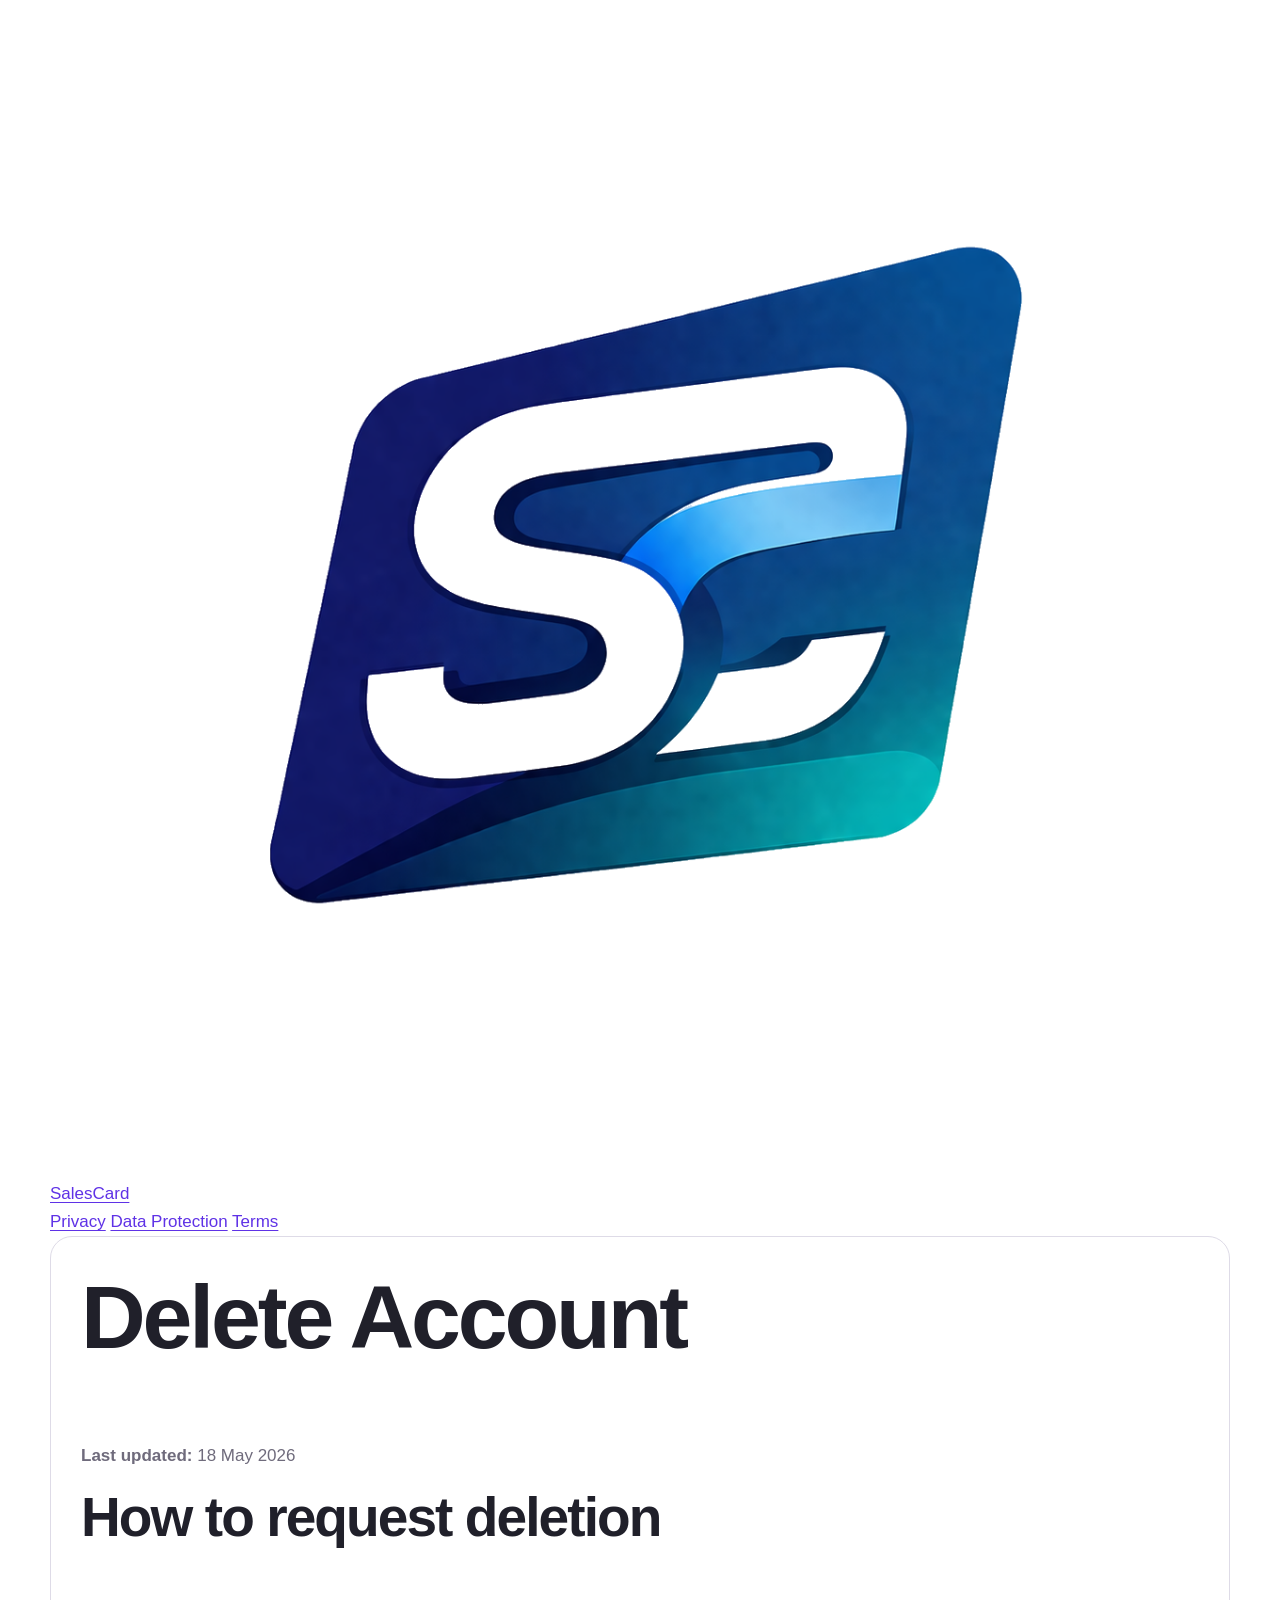
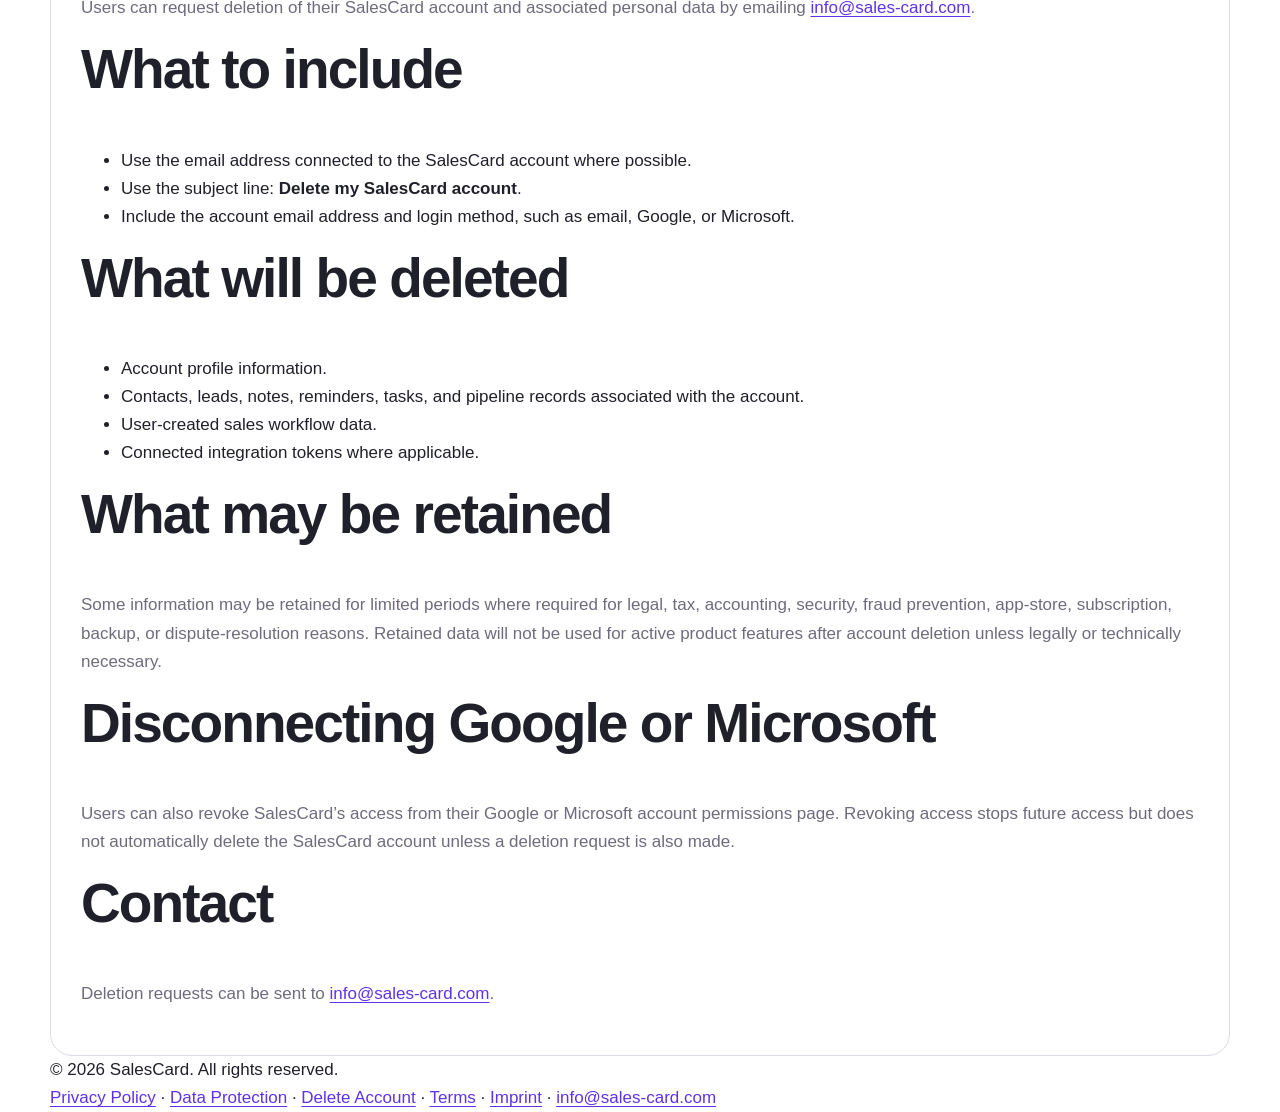
<file: delete-account.html>
<!doctype html>
<html lang="en">
<head>
  <meta charset="utf-8">
  <meta name="viewport" content="width=device-width, initial-scale=1">
  <title>Delete Account — SalesCard</title>
  <meta name="description" content="How to delete your SalesCard account and associated data">
  <meta name="theme-color" content="#6b38ff">
  <link rel="stylesheet" href="/styles.css">
</head>
<body>
  <a href="#main" class="skip-link">Skip to content</a>
  <header class="nav">
    <div class="container nav-inner">
      <a class="logo" href="/"><img src="/assets/brand/salescard-logo.png" alt="SalesCard logo"><span>SalesCard</span></a>
      <nav class="nav-links">
        <a href="/privacy.html">Privacy</a>
        <a href="/data-protection.html">Data Protection</a>
        <a href="/terms.html">Terms</a>
      </nav>
    </div>
  </header>

  <main id="main" class="legal-page">
    <div class="container">
      <article class="legal-card">
        <h1>Delete Account</h1>
        <p><strong>Last updated:</strong> 18 May 2026</p>

        <h2>How to request deletion</h2>
        <p>Users can request deletion of their SalesCard account and associated personal data by emailing <a href="mailto:info@sales-card.com">info@sales-card.com</a>.</p>

        <h2>What to include</h2>
        <ul>
          <li>Use the email address connected to the SalesCard account where possible.</li>
          <li>Use the subject line: <strong>Delete my SalesCard account</strong>.</li>
          <li>Include the account email address and login method, such as email, Google, or Microsoft.</li>
        </ul>

        <h2>What will be deleted</h2>
        <ul>
          <li>Account profile information.</li>
          <li>Contacts, leads, notes, reminders, tasks, and pipeline records associated with the account.</li>
          <li>User-created sales workflow data.</li>
          <li>Connected integration tokens where applicable.</li>
        </ul>

        <h2>What may be retained</h2>
        <p>Some information may be retained for limited periods where required for legal, tax, accounting, security, fraud prevention, app-store, subscription, backup, or dispute-resolution reasons. Retained data will not be used for active product features after account deletion unless legally or technically necessary.</p>

        <h2>Disconnecting Google or Microsoft</h2>
        <p>Users can also revoke SalesCard’s access from their Google or Microsoft account permissions page. Revoking access stops future access but does not automatically delete the SalesCard account unless a deletion request is also made.</p>

        <h2>Contact</h2>
        <p>Deletion requests can be sent to <a href="mailto:info@sales-card.com">info@sales-card.com</a>.</p>
      </article>
    </div>
  </main>

<footer class="footer">
  <div class="container footer-inner">
    <div>© 2026 SalesCard. All rights reserved.</div>
    <div>
      <a href="/privacy.html">Privacy Policy</a> ·
      <a href="/data-protection.html">Data Protection</a> ·
      <a href="/delete-account.html">Delete Account</a> ·
      <a href="/terms.html">Terms</a> ·
      <a href="/imprint.html">Imprint</a> ·
      <a href="mailto:info@sales-card.com">info@sales-card.com</a>
    </div>
  </div>
</footer>

</body>
</html>
</file>
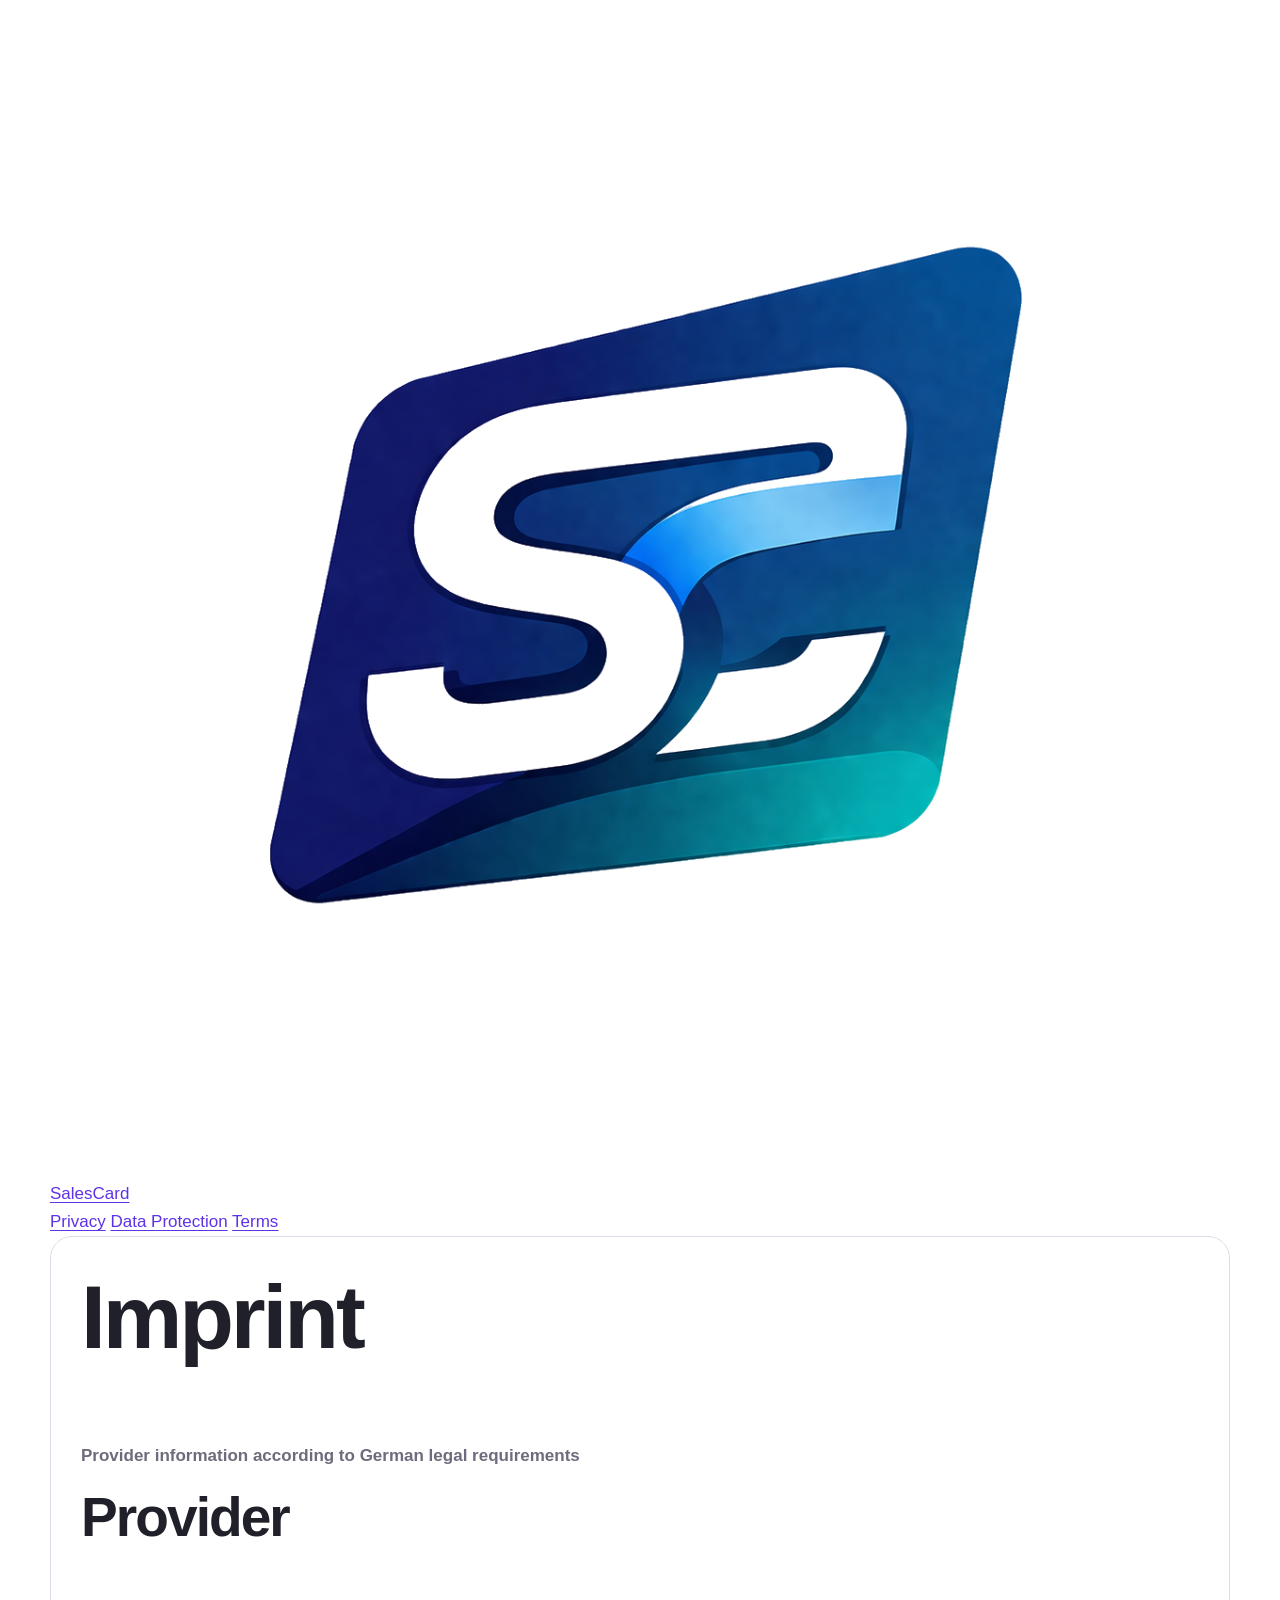
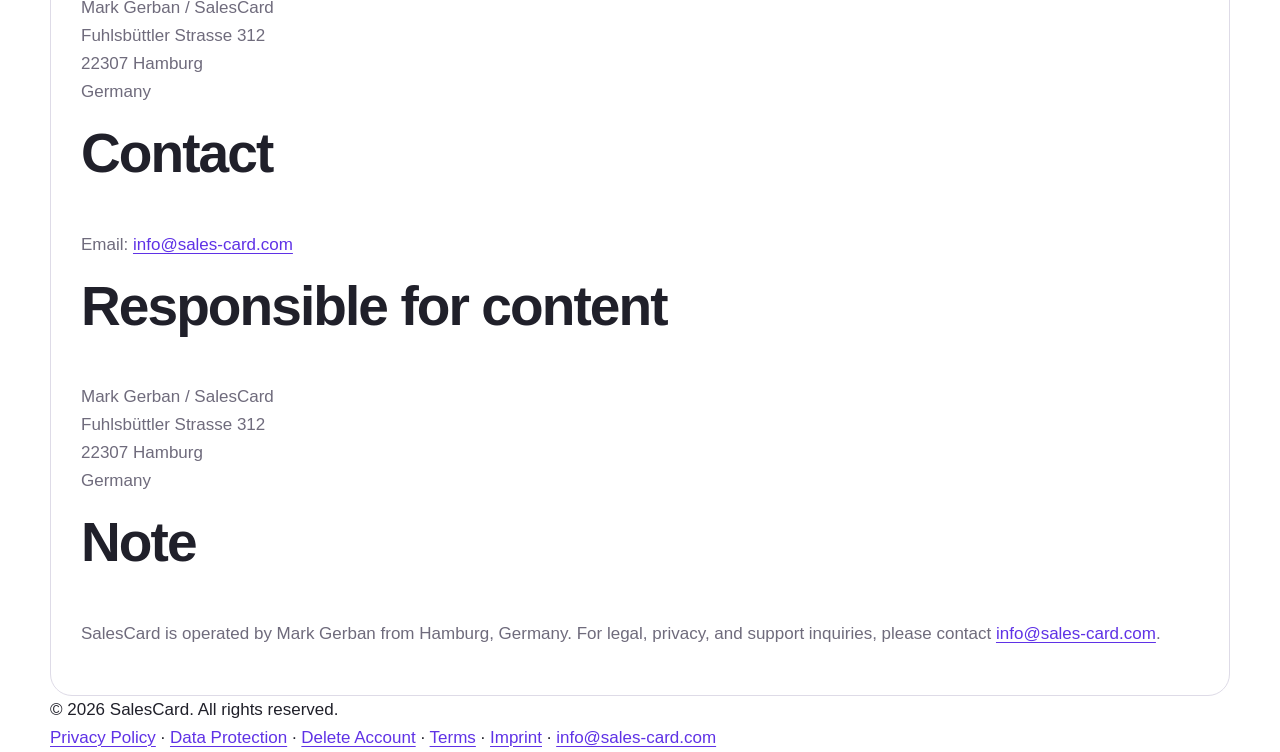
<file: imprint.html>
<!doctype html>
<html lang="en">
<head>
  <meta charset="utf-8">
  <meta name="viewport" content="width=device-width, initial-scale=1">
  <title>Imprint — SalesCard</title>
  <meta name="description" content="SalesCard legal notice and provider information">
  <meta name="theme-color" content="#6b38ff">
  <link rel="stylesheet" href="/styles.css">
</head>
<body>
  <a href="#main" class="skip-link">Skip to content</a>
  <header class="nav">
    <div class="container nav-inner">
      <a class="logo" href="/"><img src="/assets/brand/salescard-logo.png" alt="SalesCard logo"><span>SalesCard</span></a>
      <nav class="nav-links">
        <a href="/privacy.html">Privacy</a>
        <a href="/data-protection.html">Data Protection</a>
        <a href="/terms.html">Terms</a>
      </nav>
    </div>
  </header>

  <main id="main" class="legal-page">
    <div class="container">
      <article class="legal-card">
        <h1>Imprint</h1>
        <p><strong>Provider information according to German legal requirements</strong></p>

        <h2>Provider</h2>
        <p>Mark Gerban / SalesCard<br>
Fuhlsbüttler Strasse 312<br>
22307 Hamburg<br>
Germany</p>

        <h2>Contact</h2>
        <p>Email: <a href="mailto:info@sales-card.com">info@sales-card.com</a></p>

        <h2>Responsible for content</h2>
        <p>Mark Gerban / SalesCard<br>
Fuhlsbüttler Strasse 312<br>
22307 Hamburg<br>
Germany</p>

        <h2>Note</h2>
        <p>SalesCard is operated by Mark Gerban from Hamburg, Germany. For legal, privacy, and support inquiries, please contact <a href="mailto:info@sales-card.com">info@sales-card.com</a>.</p>
      </article>
    </div>
  </main>

<footer class="footer">
  <div class="container footer-inner">
    <div>© 2026 SalesCard. All rights reserved.</div>
    <div>
      <a href="/privacy.html">Privacy Policy</a> ·
      <a href="/data-protection.html">Data Protection</a> ·
      <a href="/delete-account.html">Delete Account</a> ·
      <a href="/terms.html">Terms</a> ·
      <a href="/imprint.html">Imprint</a> ·
      <a href="mailto:info@sales-card.com">info@sales-card.com</a>
    </div>
  </div>
</footer>

</body>
</html>
</file>
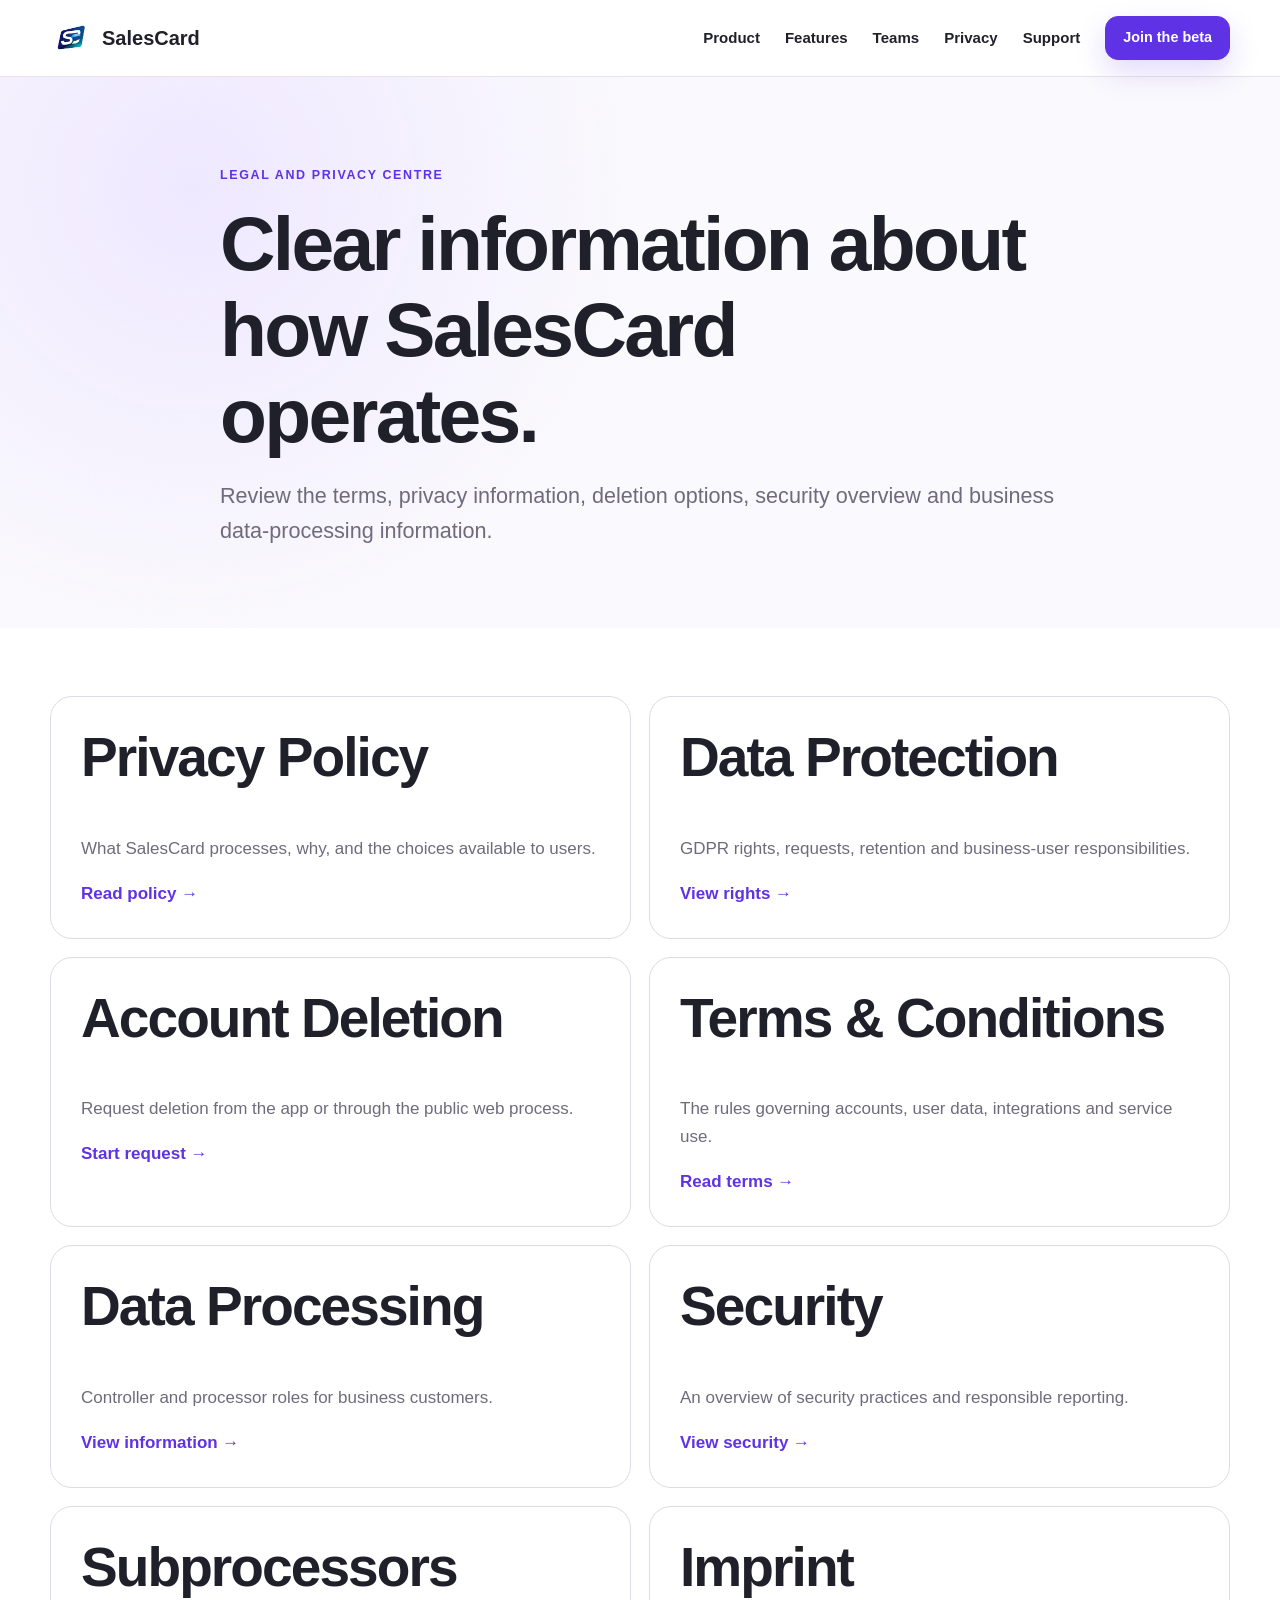
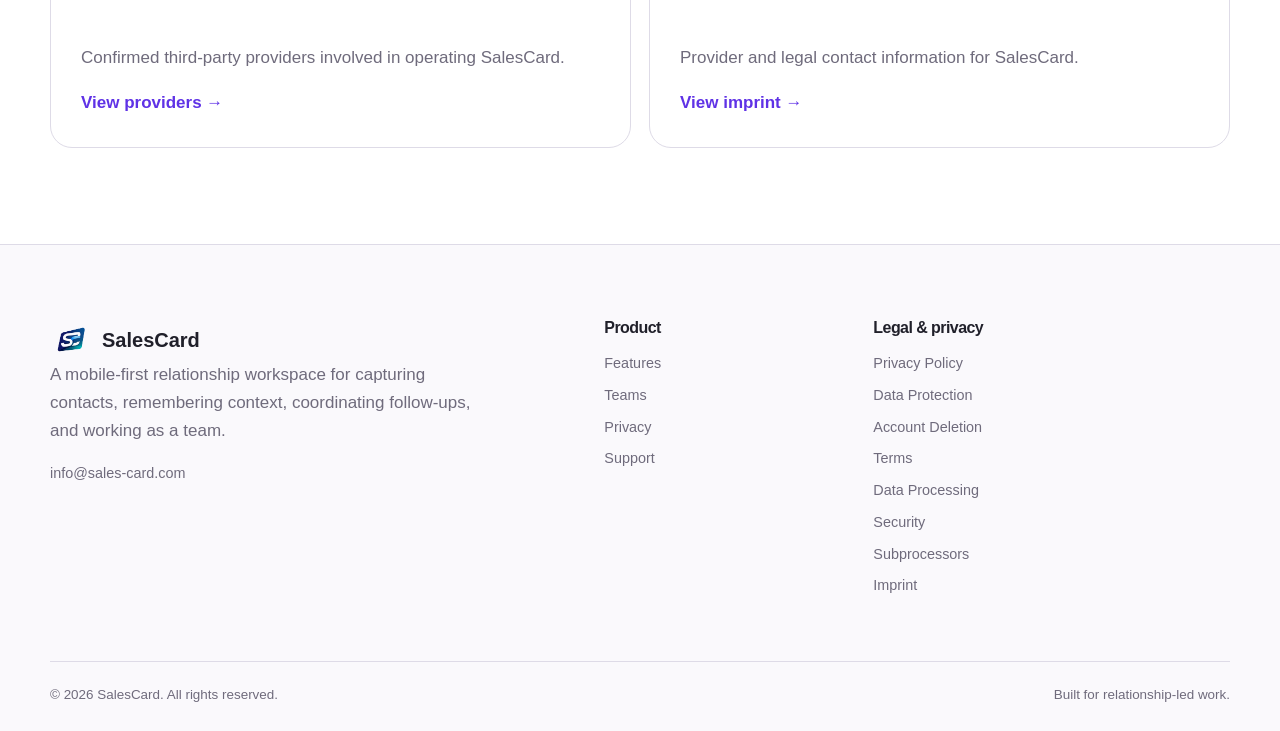
<file: legal.html>
<!doctype html>
    <html lang="en">
    <head>
      <meta charset="utf-8">
      <meta name="viewport"
            content="width=device-width, initial-scale=1">
      <title>Legal &amp; Privacy Centre — SalesCard</title>
      <meta name="description" content="SalesCard legal, privacy, security and deletion resources.">
      <meta name="robots" content="index,follow">
      <meta name="theme-color" content="#5f32e6">

      <link rel="canonical" href="https://sales-card.com/legal">
      <link rel="icon" href="/assets/brand/salescard-logo.png">
      <link rel="preload"
            href="/assets/screens/home-dashboard-2026.webp"
            as="image"
            type="image/webp">

      <meta property="og:type" content="website">
      <meta property="og:site_name" content="SalesCard">
      <meta property="og:title" content="Legal &amp; Privacy Centre — SalesCard">
      <meta property="og:description" content="SalesCard legal, privacy, security and deletion resources.">
      <meta property="og:url" content="https://sales-card.com/legal">
      <meta property="og:image"
            content="https://sales-card.com/assets/screens/home-dashboard-2026.webp">

      <meta name="twitter:card" content="summary_large_image">
      <meta name="twitter:title" content="Legal &amp; Privacy Centre — SalesCard">
      <meta name="twitter:description" content="SalesCard legal, privacy, security and deletion resources.">

      <link rel="stylesheet" href="/styles.css">

    </head>

    <body class="legal-page">
      <a class="skip-link" href="#main">Skip to content</a>

<header class="site-header">
  <div class="container nav-shell">
    <a class="brand" href="/" aria-label="SalesCard home">
      <img src="/assets/brand/salescard-logo.png"
           width="44"
           height="44"
           alt="">
      <span>SalesCard</span>
    </a>

    <button class="menu-button"
            type="button"
            aria-expanded="false"
            aria-controls="primary-navigation">
      <span class="sr-only">Open navigation</span>
      <span></span><span></span><span></span>
    </button>

    <nav id="primary-navigation"
         class="primary-navigation"
         aria-label="Primary navigation">
      <a href="/#product">Product</a><a href="/#features">Features</a><a href="/#teams">Teams</a><a href="/#privacy">Privacy</a><a href="/support">Support</a>
      <a class="button button-small"
         href="mailto:info@sales-card.com?subject=SalesCard%20beta%20access">
        Join the beta
      </a>
    </nav>
  </div>
</header>


      <main id="main">

<section class="page-hero">
  <div class="container narrow">
    <p class="eyebrow">Legal and privacy centre</p>
    <h1>Clear information about how SalesCard operates.</h1>
    <p class="lead">
      Review the terms, privacy information, deletion options, security
      overview and business data-processing information.
    </p>
  </div>
</section>

<section class="section section-compact">
  <div class="container legal-card-grid">
    <a class="legal-card" href="/privacy">
      <h2>Privacy Policy</h2>
      <p>What SalesCard processes, why, and the choices available to users.</p>
      <span>Read policy →</span>
    </a>

    <a class="legal-card" href="/data-protection">
      <h2>Data Protection</h2>
      <p>GDPR rights, requests, retention and business-user responsibilities.</p>
      <span>View rights →</span>
    </a>

    <a class="legal-card" href="/account-deletion">
      <h2>Account Deletion</h2>
      <p>Request deletion from the app or through the public web process.</p>
      <span>Start request →</span>
    </a>

    <a class="legal-card" href="/terms">
      <h2>Terms &amp; Conditions</h2>
      <p>The rules governing accounts, user data, integrations and service use.</p>
      <span>Read terms →</span>
    </a>

    <a class="legal-card" href="/data-processing">
      <h2>Data Processing</h2>
      <p>Controller and processor roles for business customers.</p>
      <span>View information →</span>
    </a>

    <a class="legal-card" href="/security">
      <h2>Security</h2>
      <p>An overview of security practices and responsible reporting.</p>
      <span>View security →</span>
    </a>

    <a class="legal-card" href="/subprocessors">
      <h2>Subprocessors</h2>
      <p>Confirmed third-party providers involved in operating SalesCard.</p>
      <span>View providers →</span>
    </a>

    <a class="legal-card" href="/imprint">
      <h2>Imprint</h2>
      <p>Provider and legal contact information for SalesCard.</p>
      <span>View imprint →</span>
    </a>
  </div>
</section>

      </main>


<footer class="site-footer">
  <div class="container footer-grid">
    <div>
      <a class="brand footer-brand" href="/">
        <img src="/assets/brand/salescard-logo.png"
             width="42"
             height="42"
             alt="">
        <span>SalesCard</span>
      </a>
      <p>
        A mobile-first relationship workspace for capturing contacts,
        remembering context, coordinating follow-ups, and working as a team.
      </p>
      <a href="mailto:info@sales-card.com">info@sales-card.com</a>
    </div>

    <div>
      <h2>Product</h2>
      <a href="/#features">Features</a>
      <a href="/#teams">Teams</a>
      <a href="/#privacy">Privacy</a>
      <a href="/support">Support</a>
    </div>

    <div>
      <h2>Legal &amp; privacy</h2>
      <a href="/privacy">Privacy Policy</a><a href="/data-protection">Data Protection</a><a href="/account-deletion">Account Deletion</a><a href="/terms">Terms</a><a href="/data-processing">Data Processing</a><a href="/security">Security</a><a href="/subprocessors">Subprocessors</a><a href="/imprint">Imprint</a>
    </div>
  </div>

  <div class="container footer-bottom">
    <p>© <span data-current-year>2026</span> SalesCard. All rights reserved.</p>
    <p>Built for relationship-led work.</p>
  </div>
</footer>

      <script src="/script.js" defer></script>
    </body>
    </html>
</file>
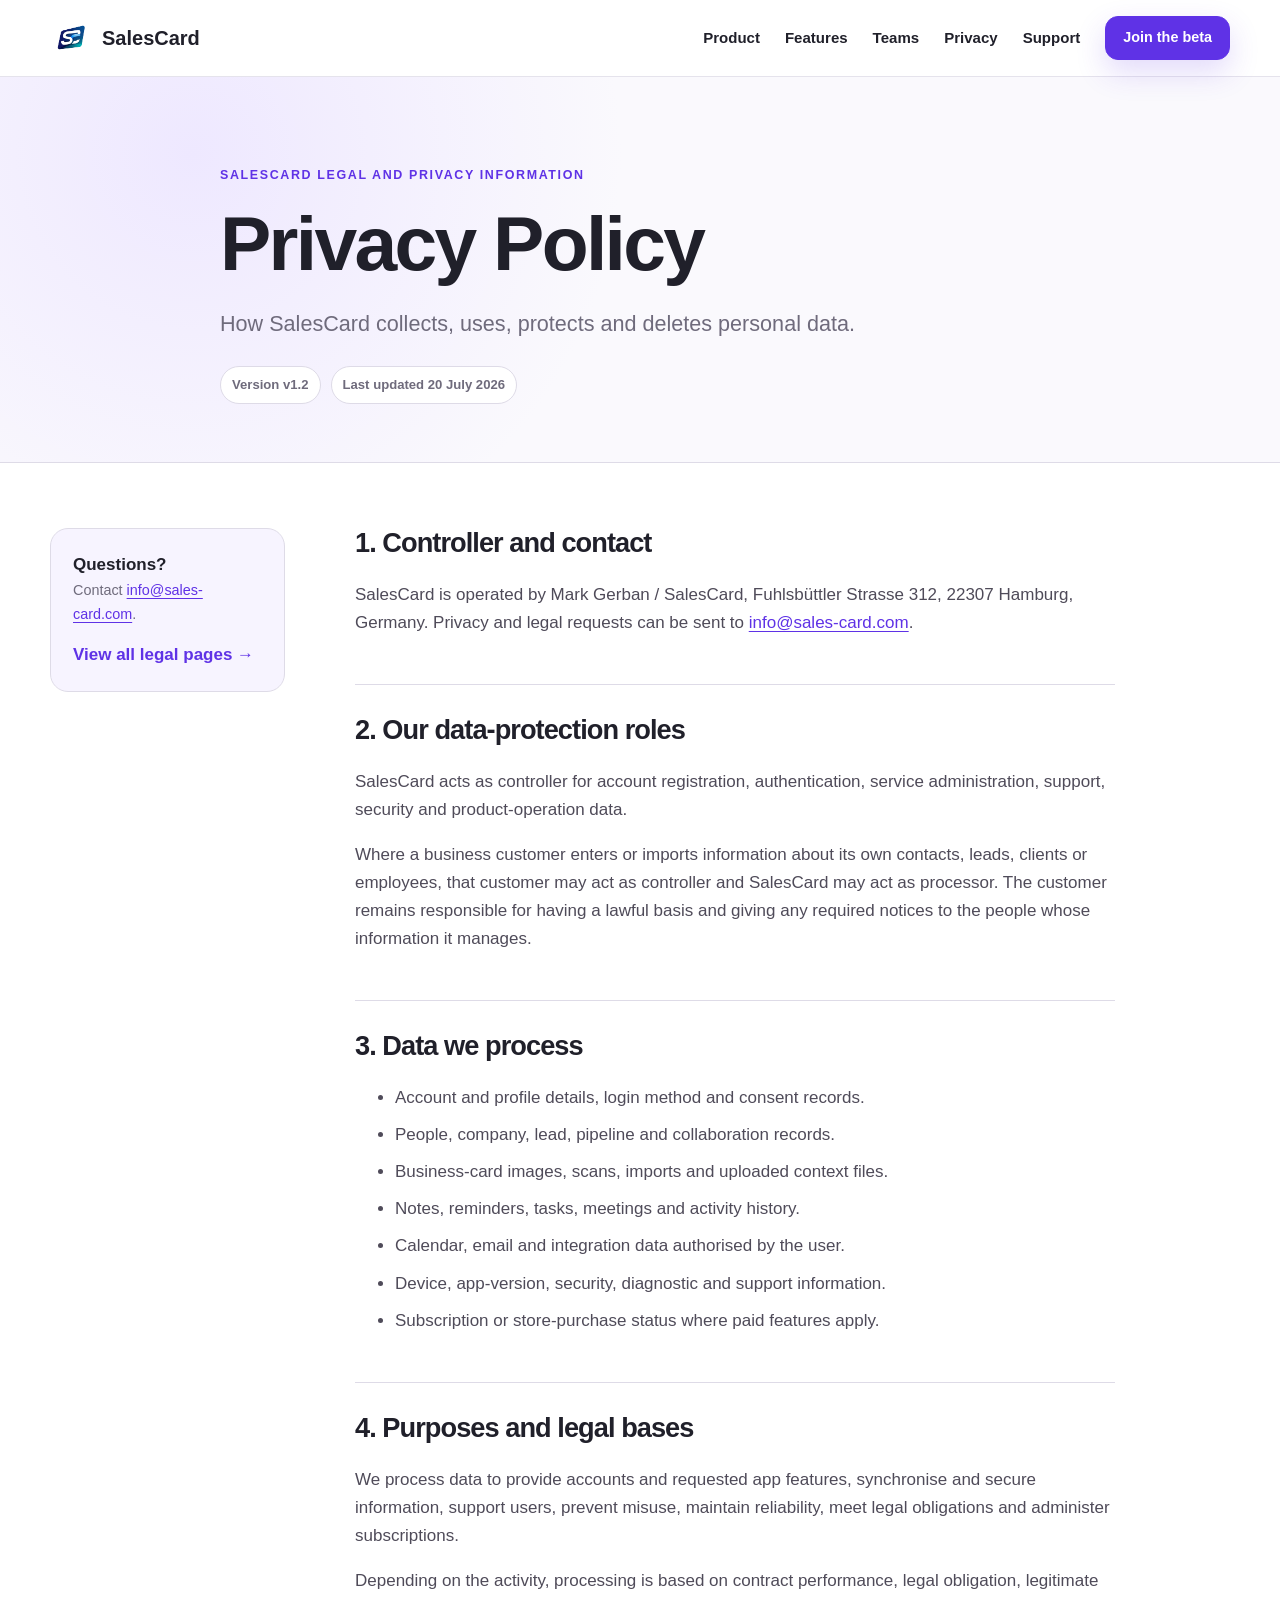
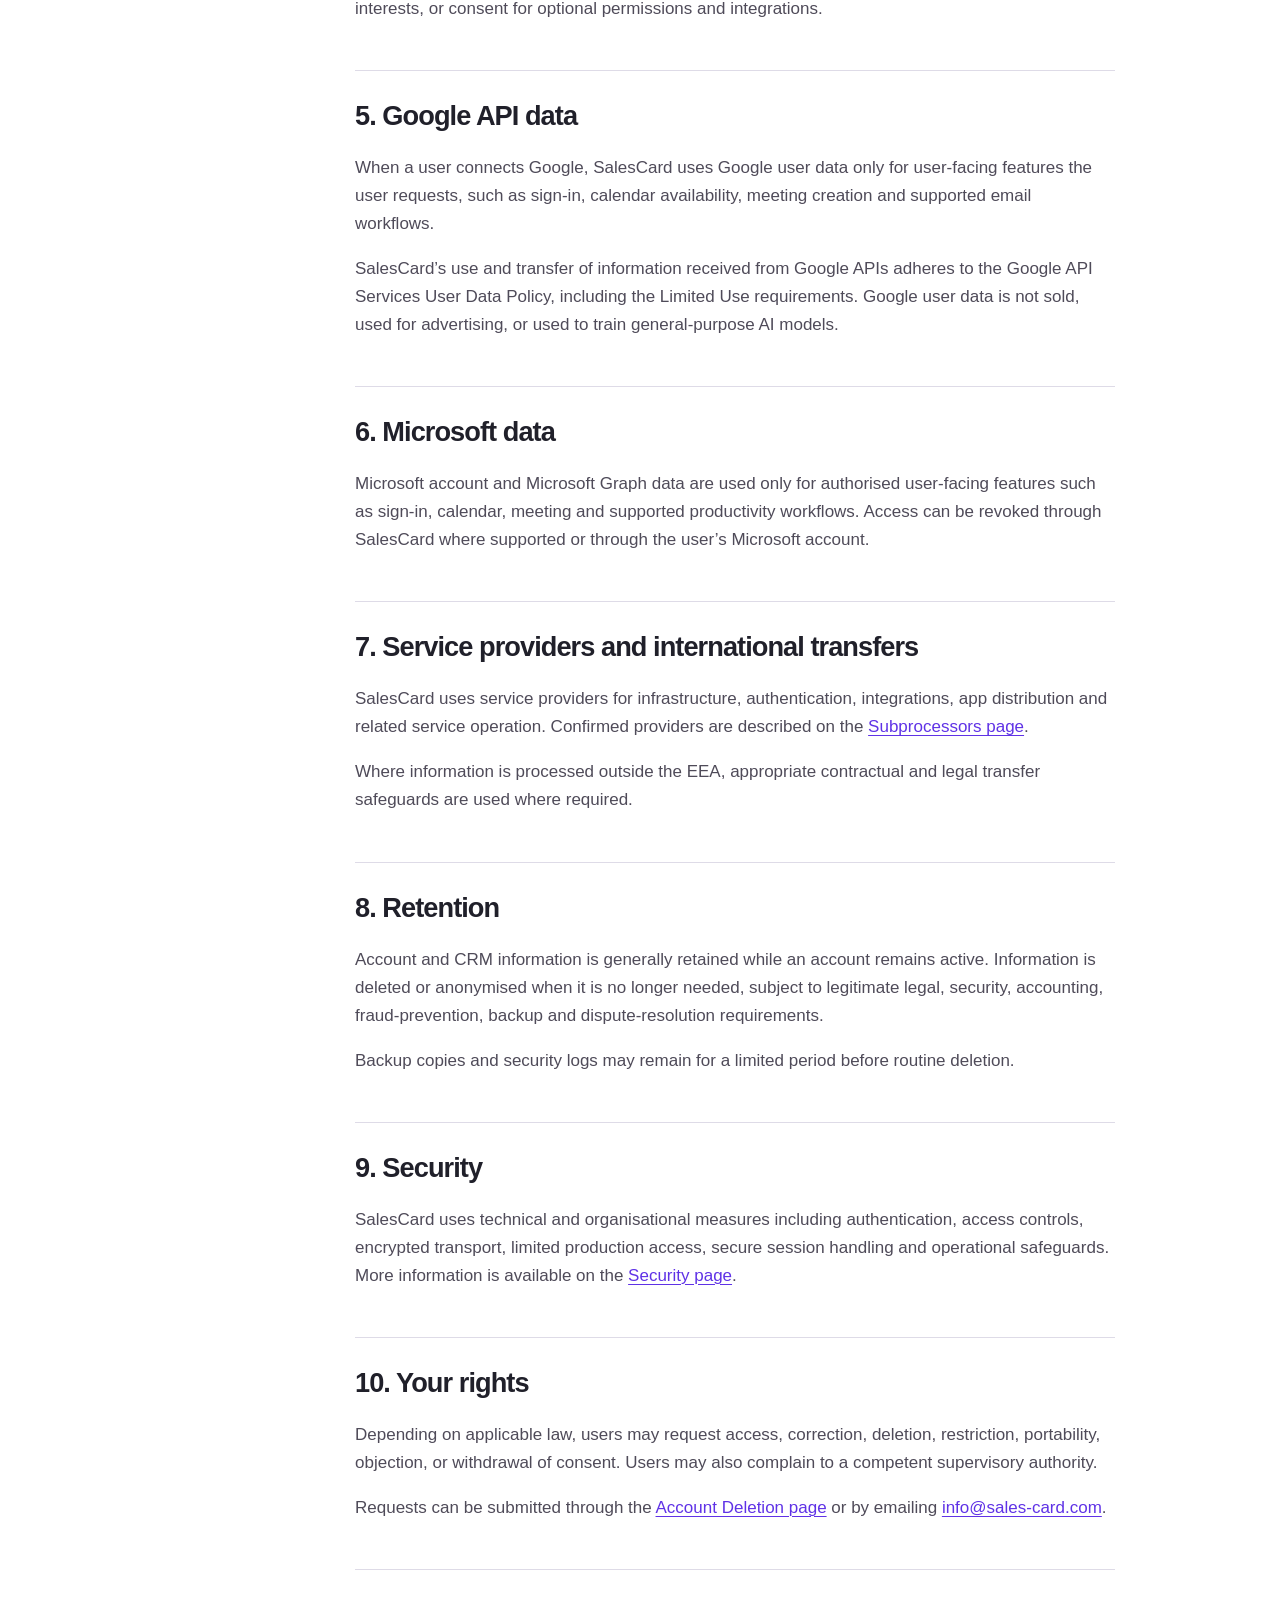
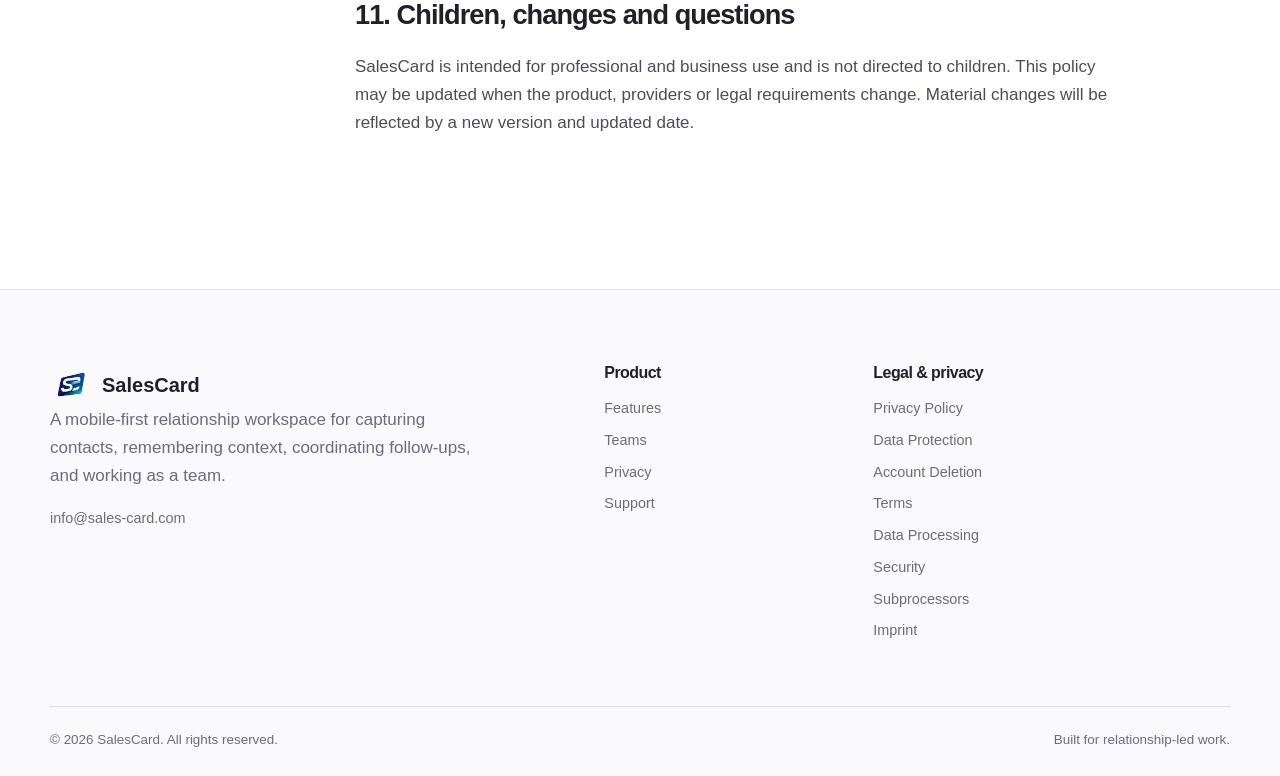
<file: privacy.html>
<!doctype html>
    <html lang="en">
    <head>
      <meta charset="utf-8">
      <meta name="viewport"
            content="width=device-width, initial-scale=1">
      <title>Privacy Policy — SalesCard</title>
      <meta name="description" content="How SalesCard processes and protects personal data.">
      <meta name="robots" content="index,follow">
      <meta name="theme-color" content="#5f32e6">

      <link rel="canonical" href="https://sales-card.com/privacy">
      <link rel="icon" href="/assets/brand/salescard-logo.png">
      <link rel="preload"
            href="/assets/screens/home-dashboard-2026.webp"
            as="image"
            type="image/webp">

      <meta property="og:type" content="website">
      <meta property="og:site_name" content="SalesCard">
      <meta property="og:title" content="Privacy Policy — SalesCard">
      <meta property="og:description" content="How SalesCard processes and protects personal data.">
      <meta property="og:url" content="https://sales-card.com/privacy">
      <meta property="og:image"
            content="https://sales-card.com/assets/screens/home-dashboard-2026.webp">

      <meta name="twitter:card" content="summary_large_image">
      <meta name="twitter:title" content="Privacy Policy — SalesCard">
      <meta name="twitter:description" content="How SalesCard processes and protects personal data.">

      <link rel="stylesheet" href="/styles.css">

    </head>

    <body class="legal-page">
      <a class="skip-link" href="#main">Skip to content</a>

<header class="site-header">
  <div class="container nav-shell">
    <a class="brand" href="/" aria-label="SalesCard home">
      <img src="/assets/brand/salescard-logo.png"
           width="44"
           height="44"
           alt="">
      <span>SalesCard</span>
    </a>

    <button class="menu-button"
            type="button"
            aria-expanded="false"
            aria-controls="primary-navigation">
      <span class="sr-only">Open navigation</span>
      <span></span><span></span><span></span>
    </button>

    <nav id="primary-navigation"
         class="primary-navigation"
         aria-label="Primary navigation">
      <a href="/#product">Product</a><a href="/#features">Features</a><a href="/#teams">Teams</a><a href="/#privacy">Privacy</a><a href="/support">Support</a>
      <a class="button button-small"
         href="mailto:info@sales-card.com?subject=SalesCard%20beta%20access">
        Join the beta
      </a>
    </nav>
  </div>
</header>


      <main id="main">

<section class="page-hero legal-hero">
  <div class="container narrow">
    <p class="eyebrow">SalesCard legal and privacy information</p>
    <h1>Privacy Policy</h1>
    <p class="lead">How SalesCard collects, uses, protects and deletes personal data.</p>
    <div class="document-meta">
      <span>Version v1.2</span>
      <span>Last updated 20 July 2026</span>
    </div>
  </div>
</section>

<section class="document-section">
  <div class="container document-layout">
    <aside class="document-aside">
      <strong>Questions?</strong>
      <p>
        Contact
        <a href="mailto:info@sales-card.com">info@sales-card.com</a>.
      </p>
      <a class="text-link" href="/legal">View all legal pages →</a>
    </aside>

    <article class="legal-document">
      <section><h2>1. Controller and contact</h2>
        <p>
          SalesCard is operated by Mark Gerban / SalesCard,
          Fuhlsbüttler Strasse 312, 22307 Hamburg, Germany.
          Privacy and legal requests can be sent to
          <a href="mailto:info@sales-card.com">info@sales-card.com</a>.
        </p>
        </section><section><h2>2. Our data-protection roles</h2>
        <p>
          SalesCard acts as controller for account registration,
          authentication, service administration, support, security and
          product-operation data.
        </p>
        <p>
          Where a business customer enters or imports information about
          its own contacts, leads, clients or employees, that customer may
          act as controller and SalesCard may act as processor. The customer
          remains responsible for having a lawful basis and giving any
          required notices to the people whose information it manages.
        </p>
        </section><section><h2>3. Data we process</h2>
        <ul>
          <li>Account and profile details, login method and consent records.</li>
          <li>People, company, lead, pipeline and collaboration records.</li>
          <li>Business-card images, scans, imports and uploaded context files.</li>
          <li>Notes, reminders, tasks, meetings and activity history.</li>
          <li>Calendar, email and integration data authorised by the user.</li>
          <li>Device, app-version, security, diagnostic and support information.</li>
          <li>Subscription or store-purchase status where paid features apply.</li>
        </ul>
        </section><section><h2>4. Purposes and legal bases</h2>
        <p>
          We process data to provide accounts and requested app features,
          synchronise and secure information, support users, prevent misuse,
          maintain reliability, meet legal obligations and administer
          subscriptions.
        </p>
        <p>
          Depending on the activity, processing is based on contract
          performance, legal obligation, legitimate interests, or consent
          for optional permissions and integrations.
        </p>
        </section><section><h2>5. Google API data</h2>
        <p>
          When a user connects Google, SalesCard uses Google user data only
          for user-facing features the user requests, such as sign-in,
          calendar availability, meeting creation and supported email
          workflows.
        </p>
        <p>
          SalesCard’s use and transfer of information received from Google
          APIs adheres to the Google API Services User Data Policy, including
          the Limited Use requirements. Google user data is not sold, used
          for advertising, or used to train general-purpose AI models.
        </p>
        </section><section><h2>6. Microsoft data</h2>
        <p>
          Microsoft account and Microsoft Graph data are used only for
          authorised user-facing features such as sign-in, calendar,
          meeting and supported productivity workflows. Access can be
          revoked through SalesCard where supported or through the user’s
          Microsoft account.
        </p>
        </section><section><h2>7. Service providers and international transfers</h2>
        <p>
          SalesCard uses service providers for infrastructure,
          authentication, integrations, app distribution and related
          service operation. Confirmed providers are described on the
          <a href="/subprocessors">Subprocessors page</a>.
        </p>
        <p>
          Where information is processed outside the EEA, appropriate
          contractual and legal transfer safeguards are used where required.
        </p>
        </section><section><h2>8. Retention</h2>
        <p>
          Account and CRM information is generally retained while an account
          remains active. Information is deleted or anonymised when it is no
          longer needed, subject to legitimate legal, security, accounting,
          fraud-prevention, backup and dispute-resolution requirements.
        </p>
        <p>
          Backup copies and security logs may remain for a limited period
          before routine deletion.
        </p>
        </section><section><h2>9. Security</h2>
        <p>
          SalesCard uses technical and organisational measures including
          authentication, access controls, encrypted transport, limited
          production access, secure session handling and operational
          safeguards. More information is available on the
          <a href="/security">Security page</a>.
        </p>
        </section><section><h2>10. Your rights</h2>
        <p>
          Depending on applicable law, users may request access, correction,
          deletion, restriction, portability, objection, or withdrawal of
          consent. Users may also complain to a competent supervisory
          authority.
        </p>
        <p>
          Requests can be submitted through the
          <a href="/account-deletion">Account Deletion page</a>
          or by emailing <a href="mailto:info@sales-card.com">info@sales-card.com</a>.
        </p>
        </section><section><h2>11. Children, changes and questions</h2>
        <p>
          SalesCard is intended for professional and business use and is not
          directed to children. This policy may be updated when the product,
          providers or legal requirements change. Material changes will be
          reflected by a new version and updated date.
        </p>
        </section>
    </article>
  </div>
</section>

      </main>


<footer class="site-footer">
  <div class="container footer-grid">
    <div>
      <a class="brand footer-brand" href="/">
        <img src="/assets/brand/salescard-logo.png"
             width="42"
             height="42"
             alt="">
        <span>SalesCard</span>
      </a>
      <p>
        A mobile-first relationship workspace for capturing contacts,
        remembering context, coordinating follow-ups, and working as a team.
      </p>
      <a href="mailto:info@sales-card.com">info@sales-card.com</a>
    </div>

    <div>
      <h2>Product</h2>
      <a href="/#features">Features</a>
      <a href="/#teams">Teams</a>
      <a href="/#privacy">Privacy</a>
      <a href="/support">Support</a>
    </div>

    <div>
      <h2>Legal &amp; privacy</h2>
      <a href="/privacy">Privacy Policy</a><a href="/data-protection">Data Protection</a><a href="/account-deletion">Account Deletion</a><a href="/terms">Terms</a><a href="/data-processing">Data Processing</a><a href="/security">Security</a><a href="/subprocessors">Subprocessors</a><a href="/imprint">Imprint</a>
    </div>
  </div>

  <div class="container footer-bottom">
    <p>© <span data-current-year>2026</span> SalesCard. All rights reserved.</p>
    <p>Built for relationship-led work.</p>
  </div>
</footer>

      <script src="/script.js" defer></script>
    </body>
    </html>
</file>
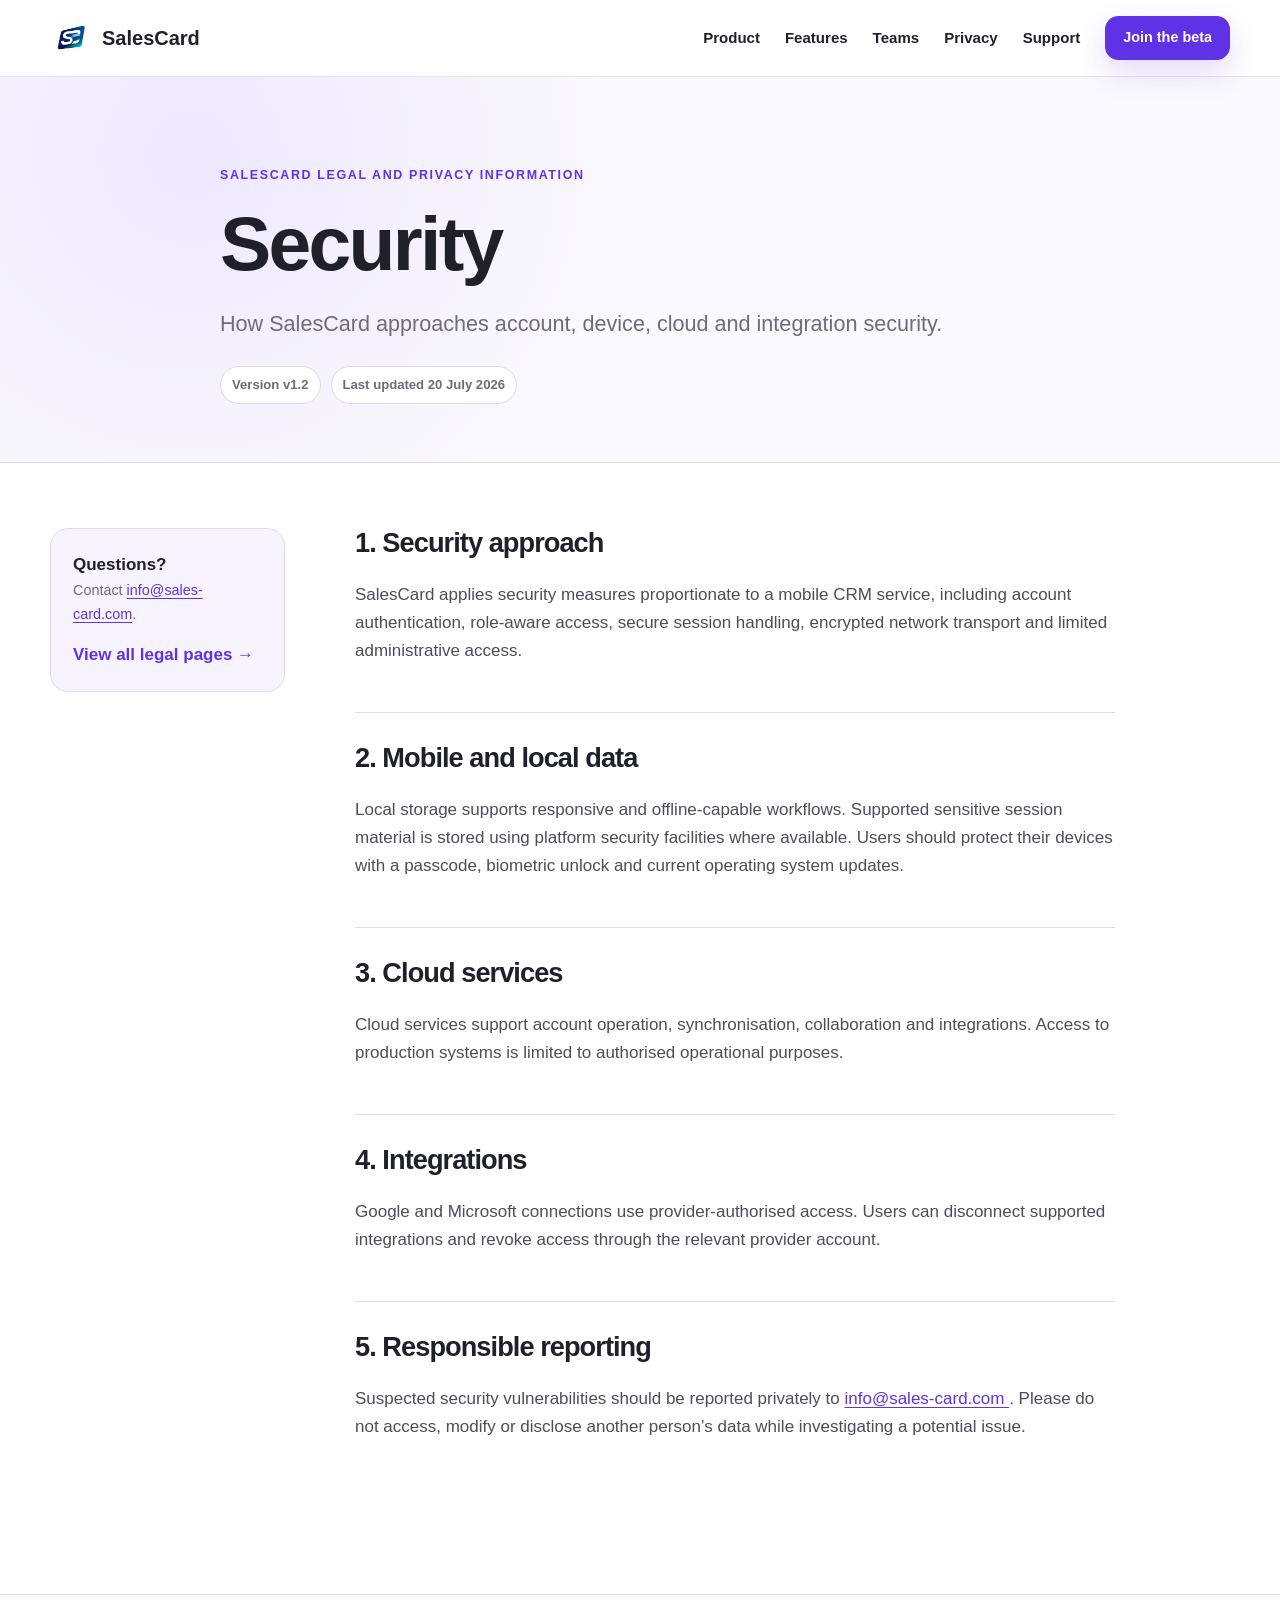
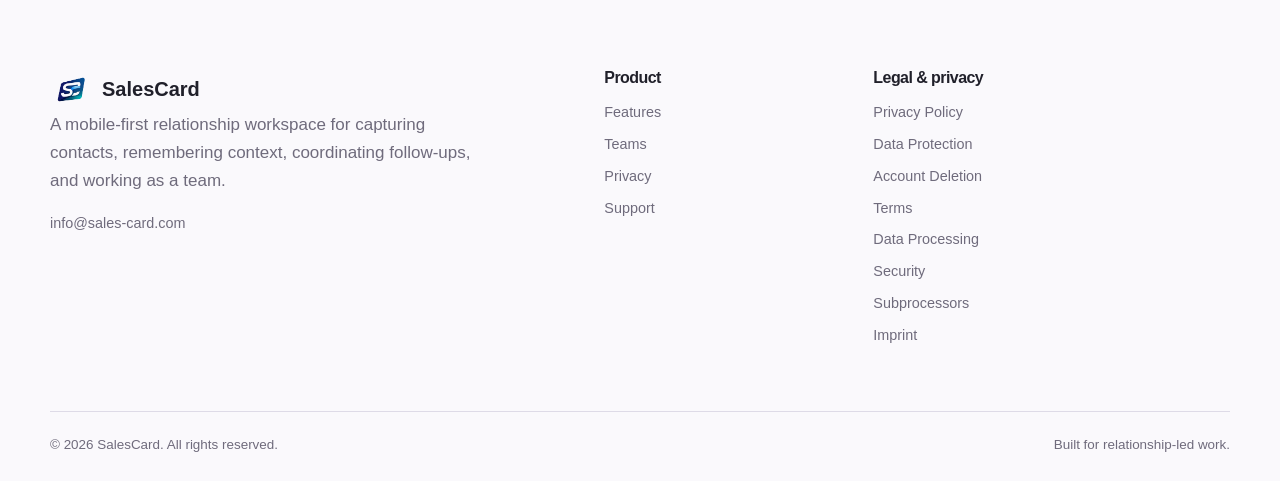
<file: security.html>
<!doctype html>
    <html lang="en">
    <head>
      <meta charset="utf-8">
      <meta name="viewport"
            content="width=device-width, initial-scale=1">
      <title>Security — SalesCard</title>
      <meta name="description" content="An overview of SalesCard security practices.">
      <meta name="robots" content="index,follow">
      <meta name="theme-color" content="#5f32e6">

      <link rel="canonical" href="https://sales-card.com/security">
      <link rel="icon" href="/assets/brand/salescard-logo.png">
      <link rel="preload"
            href="/assets/screens/home-dashboard-2026.webp"
            as="image"
            type="image/webp">

      <meta property="og:type" content="website">
      <meta property="og:site_name" content="SalesCard">
      <meta property="og:title" content="Security — SalesCard">
      <meta property="og:description" content="An overview of SalesCard security practices.">
      <meta property="og:url" content="https://sales-card.com/security">
      <meta property="og:image"
            content="https://sales-card.com/assets/screens/home-dashboard-2026.webp">

      <meta name="twitter:card" content="summary_large_image">
      <meta name="twitter:title" content="Security — SalesCard">
      <meta name="twitter:description" content="An overview of SalesCard security practices.">

      <link rel="stylesheet" href="/styles.css">

    </head>

    <body class="legal-page">
      <a class="skip-link" href="#main">Skip to content</a>

<header class="site-header">
  <div class="container nav-shell">
    <a class="brand" href="/" aria-label="SalesCard home">
      <img src="/assets/brand/salescard-logo.png"
           width="44"
           height="44"
           alt="">
      <span>SalesCard</span>
    </a>

    <button class="menu-button"
            type="button"
            aria-expanded="false"
            aria-controls="primary-navigation">
      <span class="sr-only">Open navigation</span>
      <span></span><span></span><span></span>
    </button>

    <nav id="primary-navigation"
         class="primary-navigation"
         aria-label="Primary navigation">
      <a href="/#product">Product</a><a href="/#features">Features</a><a href="/#teams">Teams</a><a href="/#privacy">Privacy</a><a href="/support">Support</a>
      <a class="button button-small"
         href="mailto:info@sales-card.com?subject=SalesCard%20beta%20access">
        Join the beta
      </a>
    </nav>
  </div>
</header>


      <main id="main">

<section class="page-hero legal-hero">
  <div class="container narrow">
    <p class="eyebrow">SalesCard legal and privacy information</p>
    <h1>Security</h1>
    <p class="lead">How SalesCard approaches account, device, cloud and integration security.</p>
    <div class="document-meta">
      <span>Version v1.2</span>
      <span>Last updated 20 July 2026</span>
    </div>
  </div>
</section>

<section class="document-section">
  <div class="container document-layout">
    <aside class="document-aside">
      <strong>Questions?</strong>
      <p>
        Contact
        <a href="mailto:info@sales-card.com">info@sales-card.com</a>.
      </p>
      <a class="text-link" href="/legal">View all legal pages →</a>
    </aside>

    <article class="legal-document">
      <section><h2>1. Security approach</h2>
        <p>
          SalesCard applies security measures proportionate to a mobile CRM
          service, including account authentication, role-aware access,
          secure session handling, encrypted network transport and limited
          administrative access.
        </p>
        </section><section><h2>2. Mobile and local data</h2>
        <p>
          Local storage supports responsive and offline-capable workflows.
          Supported sensitive session material is stored using platform
          security facilities where available. Users should protect their
          devices with a passcode, biometric unlock and current operating
          system updates.
        </p>
        </section><section><h2>3. Cloud services</h2>
        <p>
          Cloud services support account operation, synchronisation,
          collaboration and integrations. Access to production systems is
          limited to authorised operational purposes.
        </p>
        </section><section><h2>4. Integrations</h2>
        <p>
          Google and Microsoft connections use provider-authorised access.
          Users can disconnect supported integrations and revoke access
          through the relevant provider account.
        </p>
        </section><section><h2>5. Responsible reporting</h2>
        <p>
          Suspected security vulnerabilities should be reported privately to
          <a href="mailto:info@sales-card.com?subject=SalesCard%20security%20report">
            info@sales-card.com
          </a>.
          Please do not access, modify or disclose another person’s data
          while investigating a potential issue.
        </p>
        </section>
    </article>
  </div>
</section>

      </main>


<footer class="site-footer">
  <div class="container footer-grid">
    <div>
      <a class="brand footer-brand" href="/">
        <img src="/assets/brand/salescard-logo.png"
             width="42"
             height="42"
             alt="">
        <span>SalesCard</span>
      </a>
      <p>
        A mobile-first relationship workspace for capturing contacts,
        remembering context, coordinating follow-ups, and working as a team.
      </p>
      <a href="mailto:info@sales-card.com">info@sales-card.com</a>
    </div>

    <div>
      <h2>Product</h2>
      <a href="/#features">Features</a>
      <a href="/#teams">Teams</a>
      <a href="/#privacy">Privacy</a>
      <a href="/support">Support</a>
    </div>

    <div>
      <h2>Legal &amp; privacy</h2>
      <a href="/privacy">Privacy Policy</a><a href="/data-protection">Data Protection</a><a href="/account-deletion">Account Deletion</a><a href="/terms">Terms</a><a href="/data-processing">Data Processing</a><a href="/security">Security</a><a href="/subprocessors">Subprocessors</a><a href="/imprint">Imprint</a>
    </div>
  </div>

  <div class="container footer-bottom">
    <p>© <span data-current-year>2026</span> SalesCard. All rights reserved.</p>
    <p>Built for relationship-led work.</p>
  </div>
</footer>

      <script src="/script.js" defer></script>
    </body>
    </html>
</file>
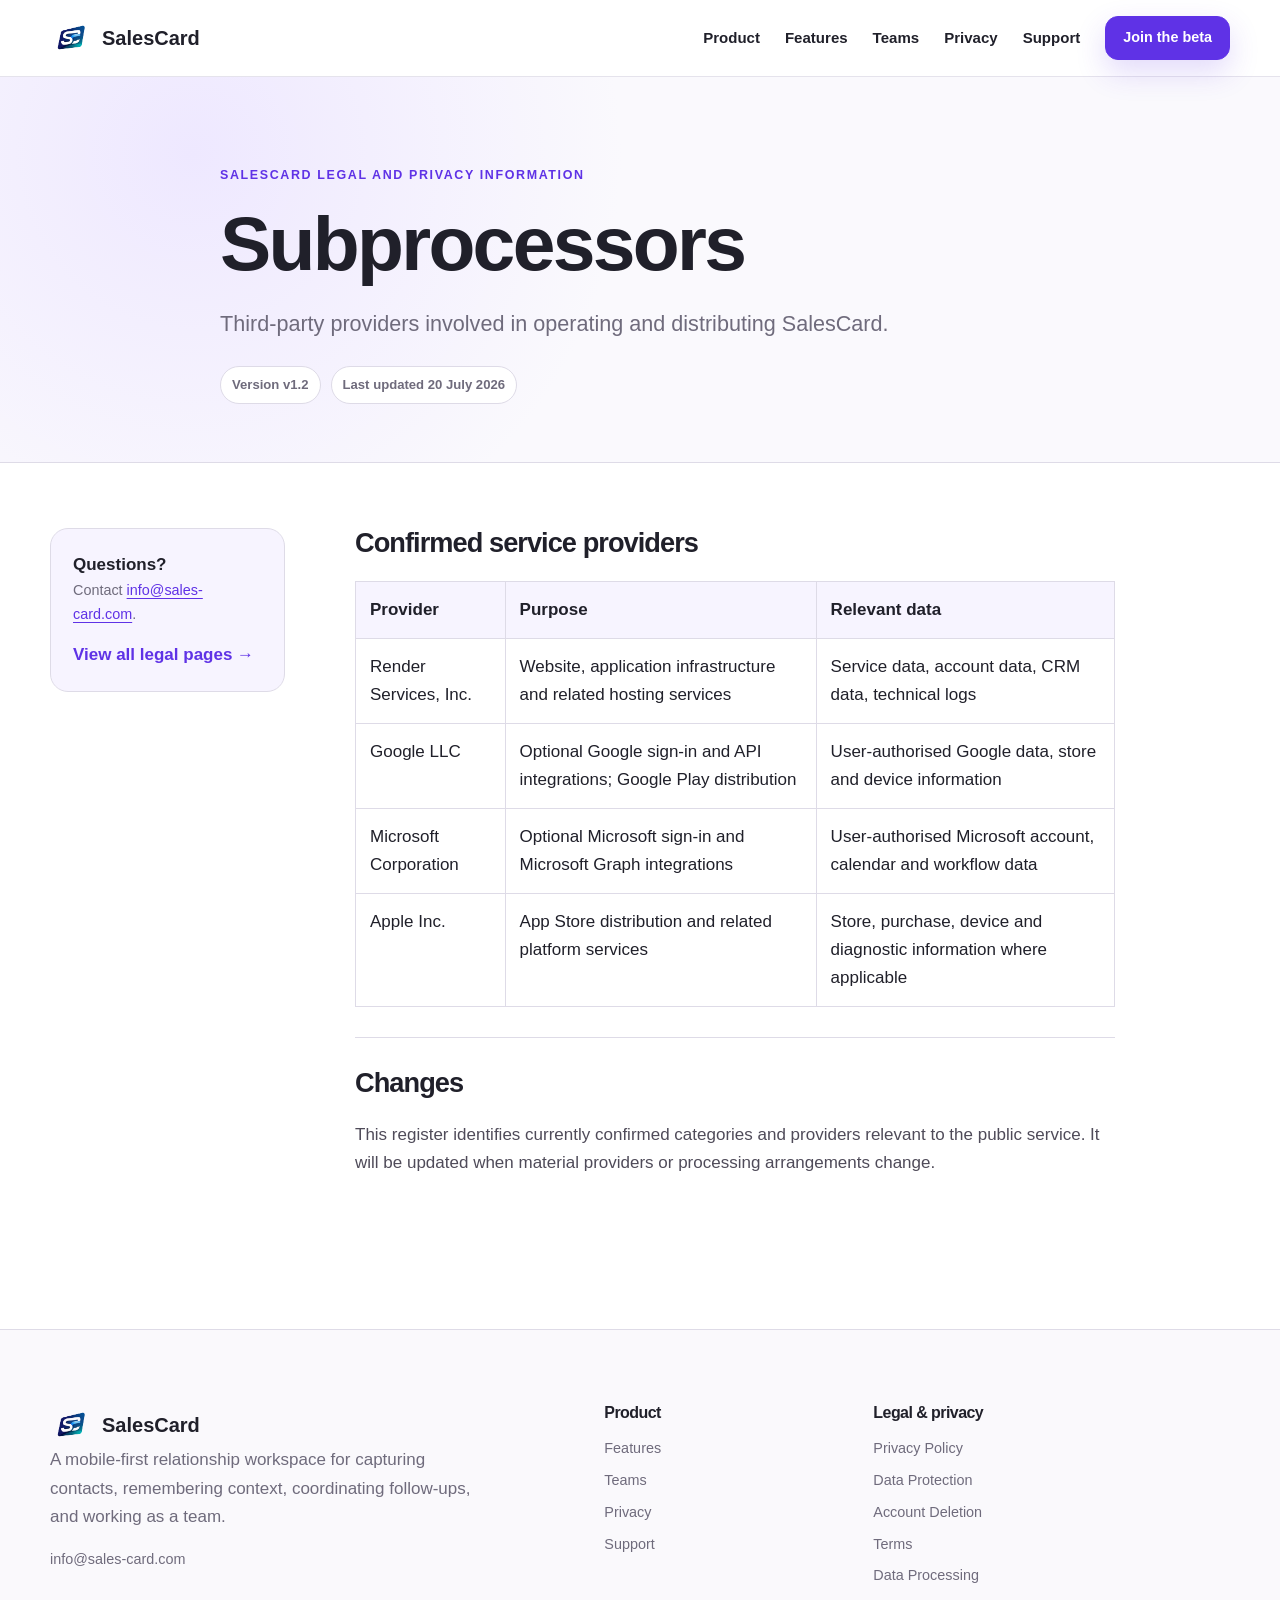
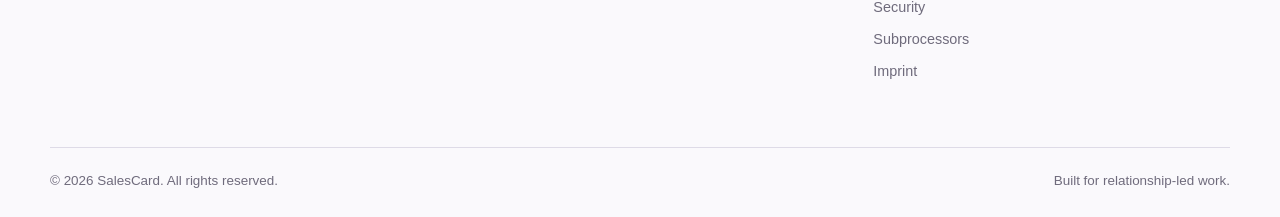
<file: subprocessors.html>
<!doctype html>
    <html lang="en">
    <head>
      <meta charset="utf-8">
      <meta name="viewport"
            content="width=device-width, initial-scale=1">
      <title>Subprocessors — SalesCard</title>
      <meta name="description" content="Confirmed service providers used to operate SalesCard.">
      <meta name="robots" content="index,follow">
      <meta name="theme-color" content="#5f32e6">

      <link rel="canonical" href="https://sales-card.com/subprocessors">
      <link rel="icon" href="/assets/brand/salescard-logo.png">
      <link rel="preload"
            href="/assets/screens/home-dashboard-2026.webp"
            as="image"
            type="image/webp">

      <meta property="og:type" content="website">
      <meta property="og:site_name" content="SalesCard">
      <meta property="og:title" content="Subprocessors — SalesCard">
      <meta property="og:description" content="Confirmed service providers used to operate SalesCard.">
      <meta property="og:url" content="https://sales-card.com/subprocessors">
      <meta property="og:image"
            content="https://sales-card.com/assets/screens/home-dashboard-2026.webp">

      <meta name="twitter:card" content="summary_large_image">
      <meta name="twitter:title" content="Subprocessors — SalesCard">
      <meta name="twitter:description" content="Confirmed service providers used to operate SalesCard.">

      <link rel="stylesheet" href="/styles.css">

    </head>

    <body class="legal-page">
      <a class="skip-link" href="#main">Skip to content</a>

<header class="site-header">
  <div class="container nav-shell">
    <a class="brand" href="/" aria-label="SalesCard home">
      <img src="/assets/brand/salescard-logo.png"
           width="44"
           height="44"
           alt="">
      <span>SalesCard</span>
    </a>

    <button class="menu-button"
            type="button"
            aria-expanded="false"
            aria-controls="primary-navigation">
      <span class="sr-only">Open navigation</span>
      <span></span><span></span><span></span>
    </button>

    <nav id="primary-navigation"
         class="primary-navigation"
         aria-label="Primary navigation">
      <a href="/#product">Product</a><a href="/#features">Features</a><a href="/#teams">Teams</a><a href="/#privacy">Privacy</a><a href="/support">Support</a>
      <a class="button button-small"
         href="mailto:info@sales-card.com?subject=SalesCard%20beta%20access">
        Join the beta
      </a>
    </nav>
  </div>
</header>


      <main id="main">

<section class="page-hero legal-hero">
  <div class="container narrow">
    <p class="eyebrow">SalesCard legal and privacy information</p>
    <h1>Subprocessors</h1>
    <p class="lead">Third-party providers involved in operating and distributing SalesCard.</p>
    <div class="document-meta">
      <span>Version v1.2</span>
      <span>Last updated 20 July 2026</span>
    </div>
  </div>
</section>

<section class="document-section">
  <div class="container document-layout">
    <aside class="document-aside">
      <strong>Questions?</strong>
      <p>
        Contact
        <a href="mailto:info@sales-card.com">info@sales-card.com</a>.
      </p>
      <a class="text-link" href="/legal">View all legal pages →</a>
    </aside>

    <article class="legal-document">
      <section><h2>Confirmed service providers</h2>
        <div class="table-wrap">
          <table>
            <thead>
              <tr>
                <th>Provider</th>
                <th>Purpose</th>
                <th>Relevant data</th>
              </tr>
            </thead>
            <tbody>
              <tr>
                <td>Render Services, Inc.</td>
                <td>Website, application infrastructure and related hosting services</td>
                <td>Service data, account data, CRM data, technical logs</td>
              </tr>
              <tr>
                <td>Google LLC</td>
                <td>Optional Google sign-in and API integrations; Google Play distribution</td>
                <td>User-authorised Google data, store and device information</td>
              </tr>
              <tr>
                <td>Microsoft Corporation</td>
                <td>Optional Microsoft sign-in and Microsoft Graph integrations</td>
                <td>User-authorised Microsoft account, calendar and workflow data</td>
              </tr>
              <tr>
                <td>Apple Inc.</td>
                <td>App Store distribution and related platform services</td>
                <td>Store, purchase, device and diagnostic information where applicable</td>
              </tr>
            </tbody>
          </table>
        </div>
        </section><section><h2>Changes</h2>
        <p>
          This register identifies currently confirmed categories and
          providers relevant to the public service. It will be updated when
          material providers or processing arrangements change.
        </p>
        </section>
    </article>
  </div>
</section>

      </main>


<footer class="site-footer">
  <div class="container footer-grid">
    <div>
      <a class="brand footer-brand" href="/">
        <img src="/assets/brand/salescard-logo.png"
             width="42"
             height="42"
             alt="">
        <span>SalesCard</span>
      </a>
      <p>
        A mobile-first relationship workspace for capturing contacts,
        remembering context, coordinating follow-ups, and working as a team.
      </p>
      <a href="mailto:info@sales-card.com">info@sales-card.com</a>
    </div>

    <div>
      <h2>Product</h2>
      <a href="/#features">Features</a>
      <a href="/#teams">Teams</a>
      <a href="/#privacy">Privacy</a>
      <a href="/support">Support</a>
    </div>

    <div>
      <h2>Legal &amp; privacy</h2>
      <a href="/privacy">Privacy Policy</a><a href="/data-protection">Data Protection</a><a href="/account-deletion">Account Deletion</a><a href="/terms">Terms</a><a href="/data-processing">Data Processing</a><a href="/security">Security</a><a href="/subprocessors">Subprocessors</a><a href="/imprint">Imprint</a>
    </div>
  </div>

  <div class="container footer-bottom">
    <p>© <span data-current-year>2026</span> SalesCard. All rights reserved.</p>
    <p>Built for relationship-led work.</p>
  </div>
</footer>

      <script src="/script.js" defer></script>
    </body>
    </html>
</file>
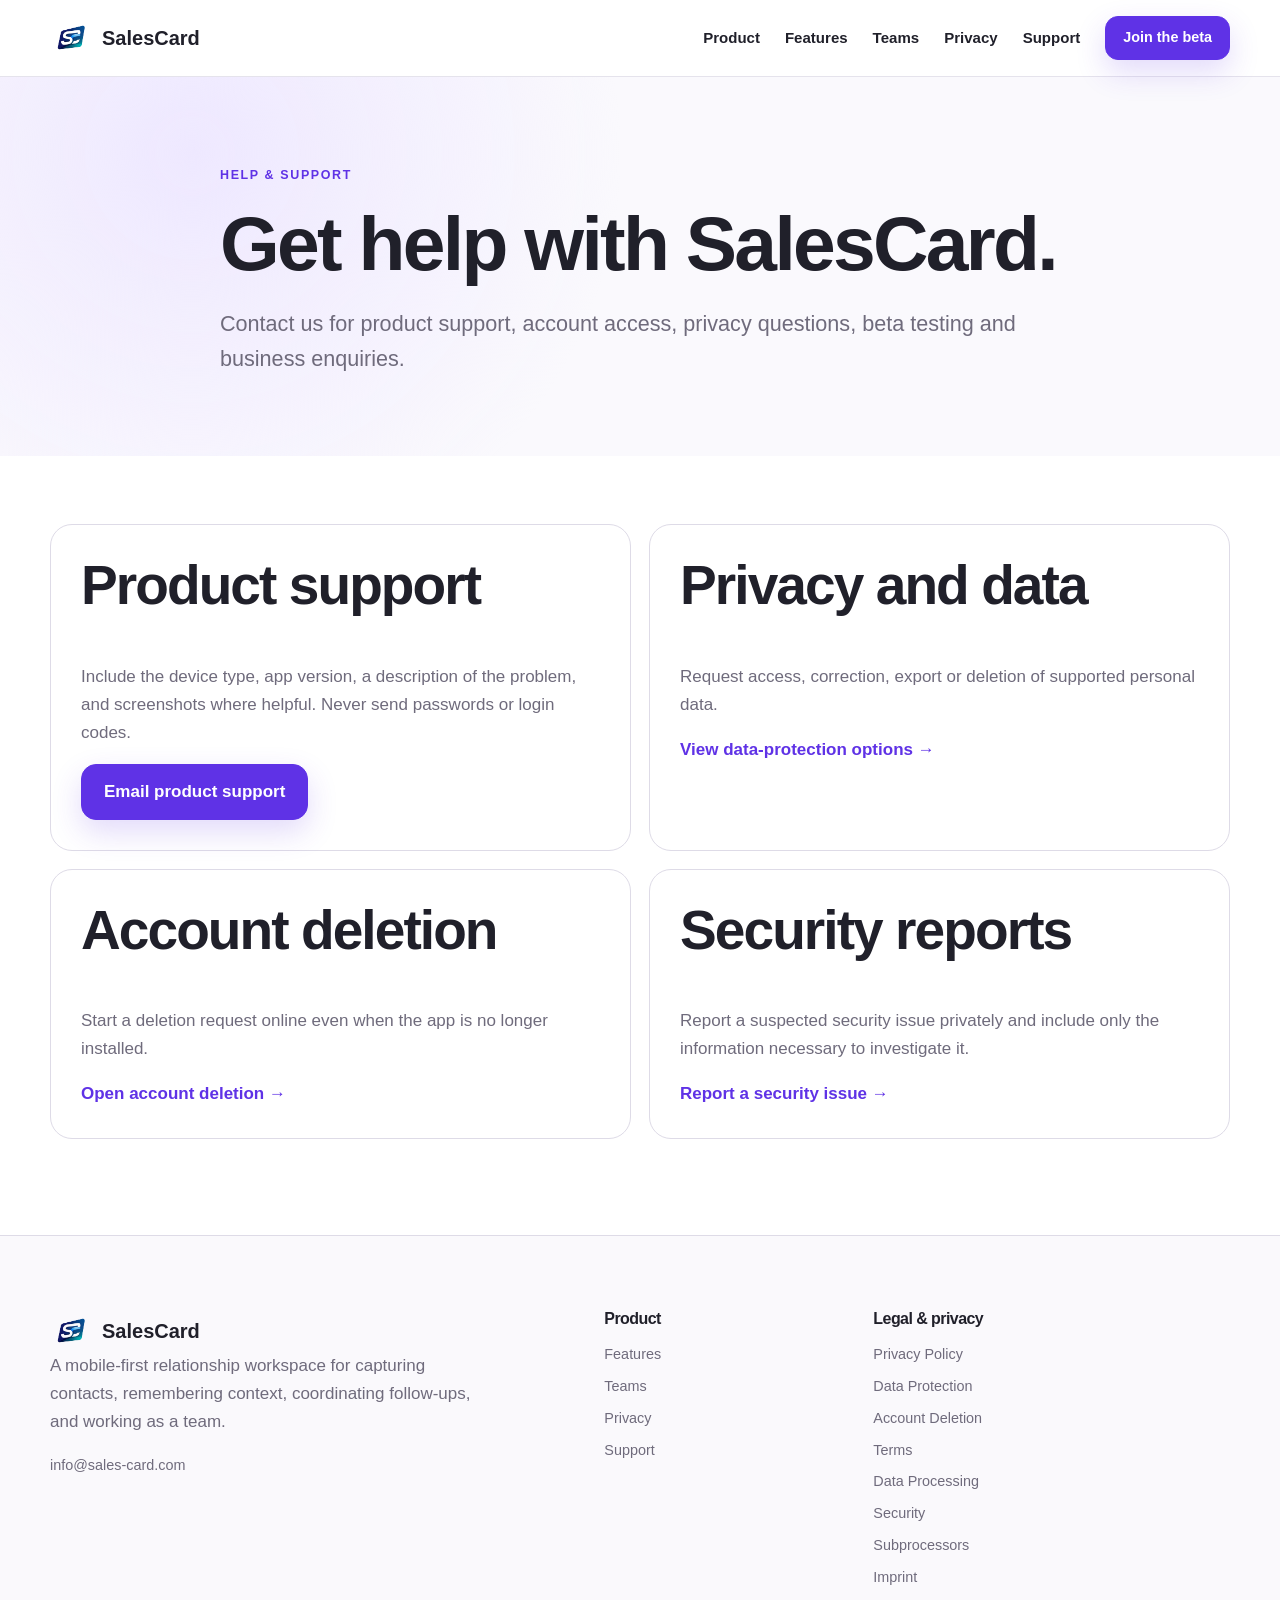
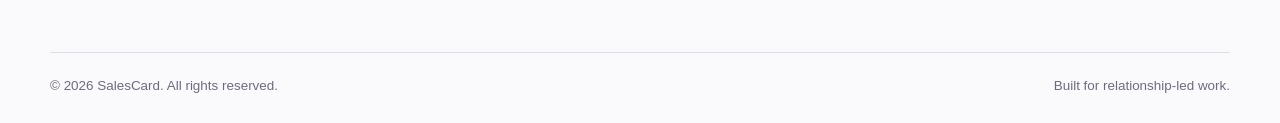
<file: support.html>
<!doctype html>
    <html lang="en">
    <head>
      <meta charset="utf-8">
      <meta name="viewport"
            content="width=device-width, initial-scale=1">
      <title>Help &amp; Support — SalesCard</title>
      <meta name="description" content="Contact SalesCard support and access privacy help.">
      <meta name="robots" content="index,follow">
      <meta name="theme-color" content="#5f32e6">

      <link rel="canonical" href="https://sales-card.com/support">
      <link rel="icon" href="/assets/brand/salescard-logo.png">
      <link rel="preload"
            href="/assets/screens/home-dashboard-2026.webp"
            as="image"
            type="image/webp">

      <meta property="og:type" content="website">
      <meta property="og:site_name" content="SalesCard">
      <meta property="og:title" content="Help &amp; Support — SalesCard">
      <meta property="og:description" content="Contact SalesCard support and access privacy help.">
      <meta property="og:url" content="https://sales-card.com/support">
      <meta property="og:image"
            content="https://sales-card.com/assets/screens/home-dashboard-2026.webp">

      <meta name="twitter:card" content="summary_large_image">
      <meta name="twitter:title" content="Help &amp; Support — SalesCard">
      <meta name="twitter:description" content="Contact SalesCard support and access privacy help.">

      <link rel="stylesheet" href="/styles.css">

    </head>

    <body class="support-page">
      <a class="skip-link" href="#main">Skip to content</a>

<header class="site-header">
  <div class="container nav-shell">
    <a class="brand" href="/" aria-label="SalesCard home">
      <img src="/assets/brand/salescard-logo.png"
           width="44"
           height="44"
           alt="">
      <span>SalesCard</span>
    </a>

    <button class="menu-button"
            type="button"
            aria-expanded="false"
            aria-controls="primary-navigation">
      <span class="sr-only">Open navigation</span>
      <span></span><span></span><span></span>
    </button>

    <nav id="primary-navigation"
         class="primary-navigation"
         aria-label="Primary navigation">
      <a href="/#product">Product</a><a href="/#features">Features</a><a href="/#teams">Teams</a><a href="/#privacy">Privacy</a><a href="/support">Support</a>
      <a class="button button-small"
         href="mailto:info@sales-card.com?subject=SalesCard%20beta%20access">
        Join the beta
      </a>
    </nav>
  </div>
</header>


      <main id="main">

<section class="page-hero">
  <div class="container narrow">
    <p class="eyebrow">Help &amp; Support</p>
    <h1>Get help with SalesCard.</h1>
    <p class="lead">
      Contact us for product support, account access, privacy questions,
      beta testing and business enquiries.
    </p>
  </div>
</section>

<section class="section section-compact">
  <div class="container support-grid">
    <article class="support-card">
      <h2>Product support</h2>
      <p>
        Include the device type, app version, a description of the problem,
        and screenshots where helpful. Never send passwords or login codes.
      </p>
      <a class="button"
         href="mailto:info@sales-card.com?subject=SalesCard%20support">
        Email product support
      </a>
    </article>

    <article class="support-card">
      <h2>Privacy and data</h2>
      <p>
        Request access, correction, export or deletion of supported personal
        data.
      </p>
      <a class="text-link" href="/data-protection">
        View data-protection options →
      </a>
    </article>

    <article class="support-card">
      <h2>Account deletion</h2>
      <p>
        Start a deletion request online even when the app is no longer
        installed.
      </p>
      <a class="text-link" href="/account-deletion">
        Open account deletion →
      </a>
    </article>

    <article class="support-card">
      <h2>Security reports</h2>
      <p>
        Report a suspected security issue privately and include only the
        information necessary to investigate it.
      </p>
      <a class="text-link"
         href="mailto:info@sales-card.com?subject=SalesCard%20security%20report">
        Report a security issue →
      </a>
    </article>
  </div>
</section>

      </main>


<footer class="site-footer">
  <div class="container footer-grid">
    <div>
      <a class="brand footer-brand" href="/">
        <img src="/assets/brand/salescard-logo.png"
             width="42"
             height="42"
             alt="">
        <span>SalesCard</span>
      </a>
      <p>
        A mobile-first relationship workspace for capturing contacts,
        remembering context, coordinating follow-ups, and working as a team.
      </p>
      <a href="mailto:info@sales-card.com">info@sales-card.com</a>
    </div>

    <div>
      <h2>Product</h2>
      <a href="/#features">Features</a>
      <a href="/#teams">Teams</a>
      <a href="/#privacy">Privacy</a>
      <a href="/support">Support</a>
    </div>

    <div>
      <h2>Legal &amp; privacy</h2>
      <a href="/privacy">Privacy Policy</a><a href="/data-protection">Data Protection</a><a href="/account-deletion">Account Deletion</a><a href="/terms">Terms</a><a href="/data-processing">Data Processing</a><a href="/security">Security</a><a href="/subprocessors">Subprocessors</a><a href="/imprint">Imprint</a>
    </div>
  </div>

  <div class="container footer-bottom">
    <p>© <span data-current-year>2026</span> SalesCard. All rights reserved.</p>
    <p>Built for relationship-led work.</p>
  </div>
</footer>

      <script src="/script.js" defer></script>
    </body>
    </html>
</file>
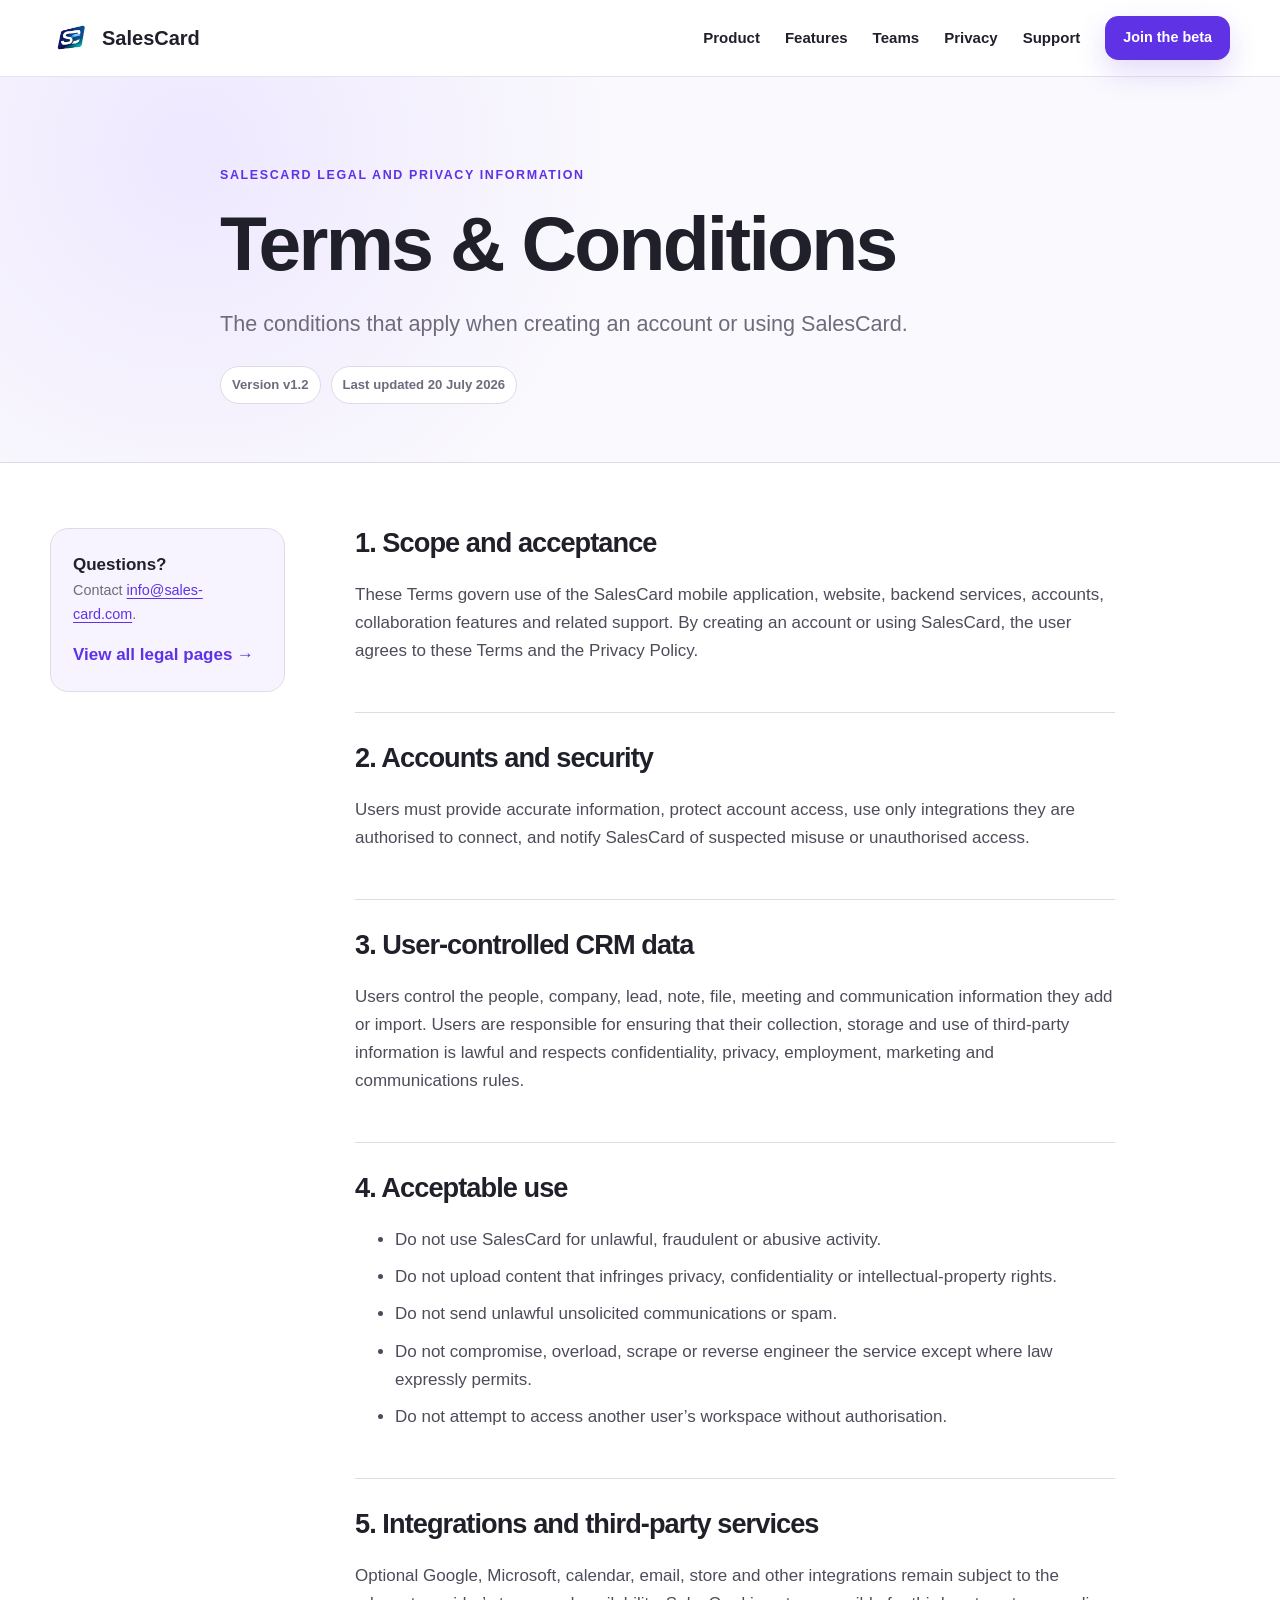
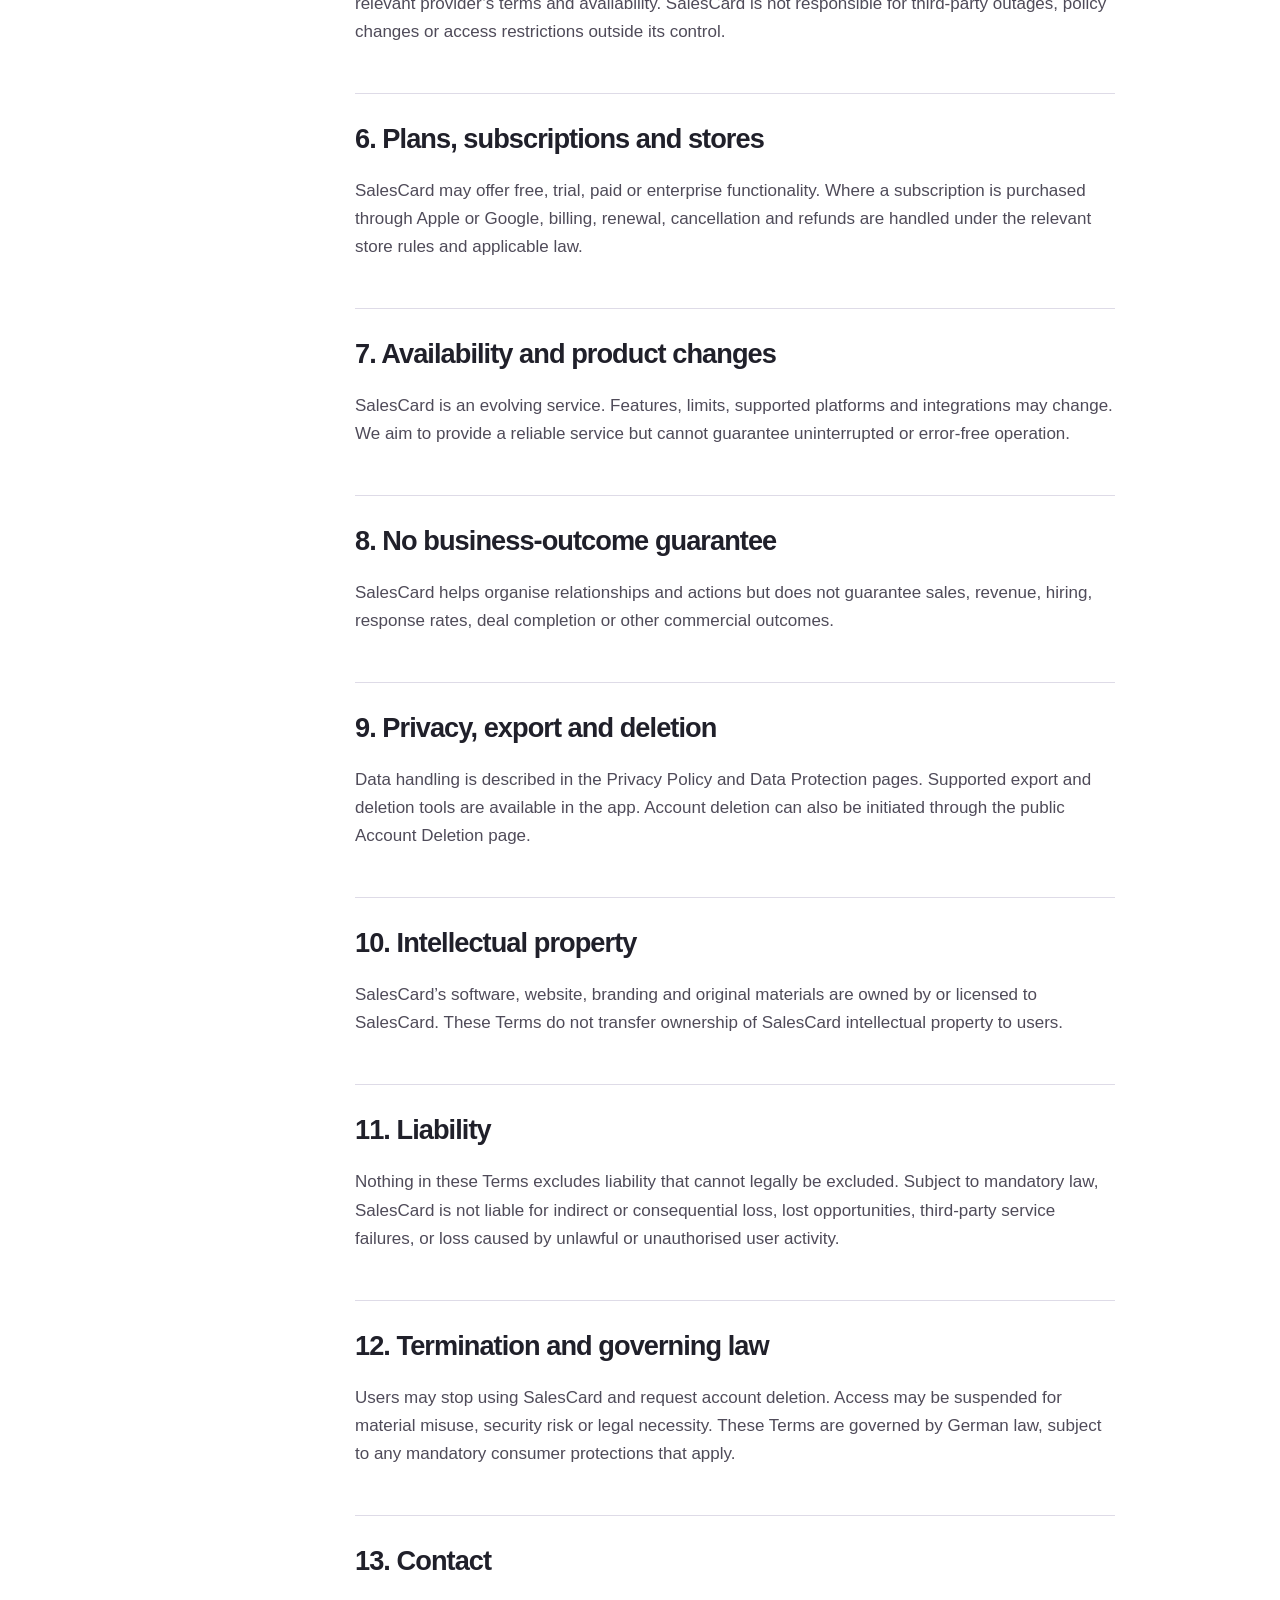
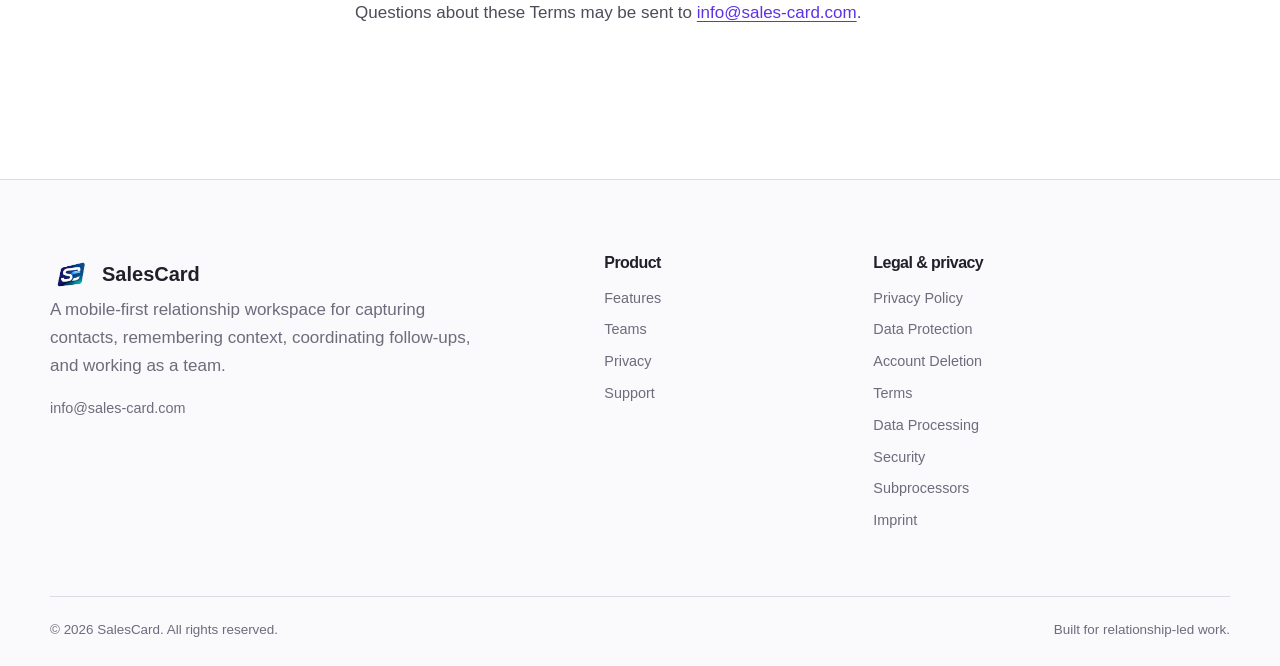
<file: terms.html>
<!doctype html>
    <html lang="en">
    <head>
      <meta charset="utf-8">
      <meta name="viewport"
            content="width=device-width, initial-scale=1">
      <title>Terms &amp; Conditions — SalesCard</title>
      <meta name="description" content="Terms governing the use of SalesCard.">
      <meta name="robots" content="index,follow">
      <meta name="theme-color" content="#5f32e6">

      <link rel="canonical" href="https://sales-card.com/terms">
      <link rel="icon" href="/assets/brand/salescard-logo.png">
      <link rel="preload"
            href="/assets/screens/home-dashboard-2026.webp"
            as="image"
            type="image/webp">

      <meta property="og:type" content="website">
      <meta property="og:site_name" content="SalesCard">
      <meta property="og:title" content="Terms &amp; Conditions — SalesCard">
      <meta property="og:description" content="Terms governing the use of SalesCard.">
      <meta property="og:url" content="https://sales-card.com/terms">
      <meta property="og:image"
            content="https://sales-card.com/assets/screens/home-dashboard-2026.webp">

      <meta name="twitter:card" content="summary_large_image">
      <meta name="twitter:title" content="Terms &amp; Conditions — SalesCard">
      <meta name="twitter:description" content="Terms governing the use of SalesCard.">

      <link rel="stylesheet" href="/styles.css">

    </head>

    <body class="legal-page">
      <a class="skip-link" href="#main">Skip to content</a>

<header class="site-header">
  <div class="container nav-shell">
    <a class="brand" href="/" aria-label="SalesCard home">
      <img src="/assets/brand/salescard-logo.png"
           width="44"
           height="44"
           alt="">
      <span>SalesCard</span>
    </a>

    <button class="menu-button"
            type="button"
            aria-expanded="false"
            aria-controls="primary-navigation">
      <span class="sr-only">Open navigation</span>
      <span></span><span></span><span></span>
    </button>

    <nav id="primary-navigation"
         class="primary-navigation"
         aria-label="Primary navigation">
      <a href="/#product">Product</a><a href="/#features">Features</a><a href="/#teams">Teams</a><a href="/#privacy">Privacy</a><a href="/support">Support</a>
      <a class="button button-small"
         href="mailto:info@sales-card.com?subject=SalesCard%20beta%20access">
        Join the beta
      </a>
    </nav>
  </div>
</header>


      <main id="main">

<section class="page-hero legal-hero">
  <div class="container narrow">
    <p class="eyebrow">SalesCard legal and privacy information</p>
    <h1>Terms &amp; Conditions</h1>
    <p class="lead">The conditions that apply when creating an account or using SalesCard.</p>
    <div class="document-meta">
      <span>Version v1.2</span>
      <span>Last updated 20 July 2026</span>
    </div>
  </div>
</section>

<section class="document-section">
  <div class="container document-layout">
    <aside class="document-aside">
      <strong>Questions?</strong>
      <p>
        Contact
        <a href="mailto:info@sales-card.com">info@sales-card.com</a>.
      </p>
      <a class="text-link" href="/legal">View all legal pages →</a>
    </aside>

    <article class="legal-document">
      <section><h2>1. Scope and acceptance</h2>
        <p>
          These Terms govern use of the SalesCard mobile application,
          website, backend services, accounts, collaboration features and
          related support. By creating an account or using SalesCard, the
          user agrees to these Terms and the Privacy Policy.
        </p>
        </section><section><h2>2. Accounts and security</h2>
        <p>
          Users must provide accurate information, protect account access,
          use only integrations they are authorised to connect, and notify
          SalesCard of suspected misuse or unauthorised access.
        </p>
        </section><section><h2>3. User-controlled CRM data</h2>
        <p>
          Users control the people, company, lead, note, file, meeting and
          communication information they add or import. Users are responsible
          for ensuring that their collection, storage and use of third-party
          information is lawful and respects confidentiality, privacy,
          employment, marketing and communications rules.
        </p>
        </section><section><h2>4. Acceptable use</h2>
        <ul>
          <li>Do not use SalesCard for unlawful, fraudulent or abusive activity.</li>
          <li>Do not upload content that infringes privacy, confidentiality or intellectual-property rights.</li>
          <li>Do not send unlawful unsolicited communications or spam.</li>
          <li>Do not compromise, overload, scrape or reverse engineer the service except where law expressly permits.</li>
          <li>Do not attempt to access another user’s workspace without authorisation.</li>
        </ul>
        </section><section><h2>5. Integrations and third-party services</h2>
        <p>
          Optional Google, Microsoft, calendar, email, store and other
          integrations remain subject to the relevant provider’s terms and
          availability. SalesCard is not responsible for third-party outages,
          policy changes or access restrictions outside its control.
        </p>
        </section><section><h2>6. Plans, subscriptions and stores</h2>
        <p>
          SalesCard may offer free, trial, paid or enterprise functionality.
          Where a subscription is purchased through Apple or Google, billing,
          renewal, cancellation and refunds are handled under the relevant
          store rules and applicable law.
        </p>
        </section><section><h2>7. Availability and product changes</h2>
        <p>
          SalesCard is an evolving service. Features, limits, supported
          platforms and integrations may change. We aim to provide a reliable
          service but cannot guarantee uninterrupted or error-free operation.
        </p>
        </section><section><h2>8. No business-outcome guarantee</h2>
        <p>
          SalesCard helps organise relationships and actions but does not
          guarantee sales, revenue, hiring, response rates, deal completion
          or other commercial outcomes.
        </p>
        </section><section><h2>9. Privacy, export and deletion</h2>
        <p>
          Data handling is described in the Privacy Policy and Data
          Protection pages. Supported export and deletion tools are available
          in the app. Account deletion can also be initiated through the
          public Account Deletion page.
        </p>
        </section><section><h2>10. Intellectual property</h2>
        <p>
          SalesCard’s software, website, branding and original materials are
          owned by or licensed to SalesCard. These Terms do not transfer
          ownership of SalesCard intellectual property to users.
        </p>
        </section><section><h2>11. Liability</h2>
        <p>
          Nothing in these Terms excludes liability that cannot legally be
          excluded. Subject to mandatory law, SalesCard is not liable for
          indirect or consequential loss, lost opportunities, third-party
          service failures, or loss caused by unlawful or unauthorised user
          activity.
        </p>
        </section><section><h2>12. Termination and governing law</h2>
        <p>
          Users may stop using SalesCard and request account deletion.
          Access may be suspended for material misuse, security risk or legal
          necessity. These Terms are governed by German law, subject to any
          mandatory consumer protections that apply.
        </p>
        </section><section><h2>13. Contact</h2>
        <p>
          Questions about these Terms may be sent to
          <a href="mailto:info@sales-card.com">info@sales-card.com</a>.
        </p>
        </section>
    </article>
  </div>
</section>

      </main>


<footer class="site-footer">
  <div class="container footer-grid">
    <div>
      <a class="brand footer-brand" href="/">
        <img src="/assets/brand/salescard-logo.png"
             width="42"
             height="42"
             alt="">
        <span>SalesCard</span>
      </a>
      <p>
        A mobile-first relationship workspace for capturing contacts,
        remembering context, coordinating follow-ups, and working as a team.
      </p>
      <a href="mailto:info@sales-card.com">info@sales-card.com</a>
    </div>

    <div>
      <h2>Product</h2>
      <a href="/#features">Features</a>
      <a href="/#teams">Teams</a>
      <a href="/#privacy">Privacy</a>
      <a href="/support">Support</a>
    </div>

    <div>
      <h2>Legal &amp; privacy</h2>
      <a href="/privacy">Privacy Policy</a><a href="/data-protection">Data Protection</a><a href="/account-deletion">Account Deletion</a><a href="/terms">Terms</a><a href="/data-processing">Data Processing</a><a href="/security">Security</a><a href="/subprocessors">Subprocessors</a><a href="/imprint">Imprint</a>
    </div>
  </div>

  <div class="container footer-bottom">
    <p>© <span data-current-year>2026</span> SalesCard. All rights reserved.</p>
    <p>Built for relationship-led work.</p>
  </div>
</footer>

      <script src="/script.js" defer></script>
    </body>
    </html>
</file>
<file: styles.css>
:root {
  --ink: #20202a;
  --muted: #6f6b7c;
  --line: #dedbe7;
  --surface: #ffffff;
  --surface-soft: #f7f4ff;
  --surface-green: #eefbf5;
  --purple: #5f32e6;
  --purple-dark: #4520bc;
  --purple-soft: #eee8ff;
  --green: #0ea66b;
  --orange: #f26d4b;
  --blue: #087be6;
  --shadow: 0 24px 70px rgba(55, 38, 104, 0.14);
  --radius: 28px;
  --container: 1180px;
}

* {
  box-sizing: border-box;
}

html {
  scroll-behavior: smooth;
}

body {
  margin: 0;
  color: var(--ink);
  background: var(--surface);
  font-family:
    Inter, ui-sans-serif, -apple-system, BlinkMacSystemFont,
    "Segoe UI", sans-serif;
  font-size: 17px;
  line-height: 1.65;
  -webkit-font-smoothing: antialiased;
}

img {
  display: block;
  max-width: 100%;
  height: auto;
}

a {
  color: var(--purple);
  text-decoration-thickness: 1px;
  text-underline-offset: 3px;
}

a:hover {
  color: var(--purple-dark);
}

button,
input,
select,
textarea {
  font: inherit;
}

h1,
h2,
h3,
p {
  margin-top: 0;
}

h1,
h2,
h3 {
  line-height: 1.12;
  letter-spacing: -0.035em;
}

h1 {
  font-size: clamp(3rem, 7vw, 5.7rem);
}

h2 {
  font-size: clamp(2.1rem, 4.3vw, 3.7rem);
}

h3 {
  font-size: 1.28rem;
}

.container {
  width: min(calc(100% - 40px), var(--container));
  margin-inline: auto;
}

.narrow {
  max-width: 840px;
}

.sr-only {
  position: absolute;
  width: 1px;
  height: 1px;
  overflow: hidden;
  clip: rect(0 0 0 0);
  white-space: nowrap;
}

.skip-link {
  position: fixed;
  z-index: 999;
  top: 12px;
  left: 12px;
  padding: 10px 16px;
  border-radius: 12px;
  color: #fff;
  background: var(--purple);
  transform: translateY(-160%);
}

.skip-link:focus {
  transform: translateY(0);
}

.site-header {
  position: sticky;
  z-index: 50;
  top: 0;
  border-bottom: 1px solid rgba(222, 219, 231, 0.78);
  background: rgba(255, 255, 255, 0.92);
  backdrop-filter: blur(18px);
}

.nav-shell {
  display: flex;
  min-height: 76px;
  align-items: center;
  justify-content: space-between;
  gap: 28px;
}

.brand {
  display: inline-flex;
  align-items: center;
  gap: 10px;
  color: var(--ink);
  font-size: 1.25rem;
  font-weight: 850;
  text-decoration: none;
}

.brand img {
  width: 42px;
  height: 42px;
  border-radius: 12px;
}

.primary-navigation {
  display: flex;
  align-items: center;
  gap: 25px;
}

.primary-navigation > a:not(.button) {
  color: var(--ink);
  font-size: 0.94rem;
  font-weight: 700;
  text-decoration: none;
}

.menu-button {
  display: none;
  width: 46px;
  height: 46px;
  padding: 11px;
  border: 1px solid var(--line);
  border-radius: 14px;
  background: #fff;
}

.menu-button span:not(.sr-only) {
  display: block;
  height: 2px;
  margin: 5px 0;
  background: var(--ink);
}

.button {
  display: inline-flex;
  min-height: 52px;
  align-items: center;
  justify-content: center;
  padding: 13px 22px;
  border: 1px solid var(--purple);
  border-radius: 15px;
  color: #fff;
  background: var(--purple);
  box-shadow: 0 12px 30px rgba(95, 50, 230, 0.18);
  font-weight: 800;
  text-decoration: none;
  cursor: pointer;
}

.button:hover {
  color: #fff;
  background: var(--purple-dark);
}

.button-small {
  min-height: 42px;
  padding: 9px 17px;
  border-radius: 13px;
  font-size: 0.9rem;
}

.button-secondary {
  color: var(--ink);
  border-color: var(--line);
  background: #fff;
  box-shadow: none;
}

.button-secondary:hover {
  color: var(--purple);
  background: var(--surface-soft);
}

.button-light {
  color: var(--purple);
  border-color: #fff;
  background: #fff;
}

.eyebrow {
  margin-bottom: 14px;
  color: var(--purple);
  font-size: 0.78rem;
  font-weight: 900;
  letter-spacing: 0.13em;
  text-transform: uppercase;
}

.lead,
.hero-lead {
  color: var(--muted);
  font-size: clamp(1.1rem, 2vw, 1.35rem);
}

.hero {
  position: relative;
  overflow: hidden;
  padding: 88px 0 92px;
  background:
    radial-gradient(circle at 8% 10%, #f1ecff 0, transparent 32%),
    radial-gradient(circle at 94% 40%, #e8f7ff 0, transparent 31%),
    #fff;
}

.hero::after {
  position: absolute;
  right: -200px;
  bottom: -300px;
  width: 660px;
  height: 660px;
  border-radius: 50%;
  background: rgba(95, 50, 230, 0.055);
  content: "";
}

.hero-grid {
  position: relative;
  z-index: 1;
  display: grid;
  align-items: center;
  gap: 76px;
  grid-template-columns: minmax(0, 1.04fr) minmax(380px, 0.72fr);
}

.hero h1 {
  max-width: 780px;
  margin-bottom: 27px;
}

.hero-lead {
  max-width: 690px;
}

.hero-actions {
  display: flex;
  flex-wrap: wrap;
  gap: 13px;
  margin: 31px 0 28px;
}

.trust-list {
  display: flex;
  flex-wrap: wrap;
  gap: 12px 24px;
  margin: 0;
  padding: 0;
  color: var(--muted);
  font-size: 0.92rem;
  list-style: none;
}

.trust-list li::before {
  margin-right: 8px;
  color: var(--green);
  content: "●";
}

.product-visual {
  position: relative;
  max-width: 440px;
  margin-inline: auto;
}

.phone-frame {
  overflow: hidden;
  padding: 10px;
  border: 1px solid #d7d1e5;
  border-radius: 48px;
  background: #111118;
  box-shadow: var(--shadow);
}

.phone-frame img {
  border-radius: 39px;
}

.visual-note {
  position: absolute;
  max-width: 205px;
  padding: 13px 16px;
  border: 1px solid rgba(222, 219, 231, 0.86);
  border-radius: 17px;
  background: rgba(255, 255, 255, 0.95);
  box-shadow: 0 18px 45px rgba(38, 26, 74, 0.15);
  backdrop-filter: blur(12px);
}

.visual-note strong,
.visual-note span {
  display: block;
}

.visual-note strong {
  font-size: 0.92rem;
}

.visual-note span {
  color: var(--muted);
  font-size: 0.76rem;
}

.visual-note-top {
  top: 18%;
  left: -76px;
}

.visual-note-bottom {
  right: -62px;
  bottom: 18%;
}

.proof-strip {
  border-block: 1px solid var(--line);
  background: #fff;
}

.proof-grid {
  display: grid;
  grid-template-columns: repeat(4, 1fr);
}

.proof-grid div {
  padding: 26px 22px;
  border-right: 1px solid var(--line);
  text-align: center;
}

.proof-grid div:last-child {
  border-right: 0;
}

.proof-grid strong,
.proof-grid span {
  display: block;
}

.proof-grid strong {
  color: var(--purple);
  font-size: 1.75rem;
}

.proof-grid span {
  color: var(--muted);
  font-size: 0.9rem;
}

.section {
  padding: 104px 0;
}

.section-compact {
  padding: 68px 0 96px;
}

.section-soft {
  background: var(--surface-soft);
}

.section-heading {
  max-width: 820px;
  margin-bottom: 48px;
}

.section-heading h2 {
  margin-bottom: 20px;
}

.section-heading > p:last-child {
  max-width: 720px;
  color: var(--muted);
  font-size: 1.12rem;
}

.feature-grid {
  display: grid;
  gap: 18px;
  grid-template-columns: repeat(4, 1fr);
}

.feature-card {
  min-height: 245px;
  padding: 28px;
  border: 1px solid var(--line);
  border-radius: 24px;
  background: #fff;
  box-shadow: 0 14px 42px rgba(47, 36, 79, 0.06);
}

.feature-card:nth-child(3n + 1) .feature-icon {
  color: var(--green);
  background: var(--surface-green);
}

.feature-card:nth-child(3n + 2) .feature-icon {
  color: var(--purple);
  background: var(--purple-soft);
}

.feature-card:nth-child(3n) .feature-icon {
  color: var(--blue);
  background: #eaf4ff;
}

.feature-icon {
  display: grid;
  width: 52px;
  height: 52px;
  margin-bottom: 25px;
  place-items: center;
  border-radius: 16px;
  font-size: 1.35rem;
  font-weight: 900;
}

.feature-card p {
  color: var(--muted);
}

.workflow-grid {
  display: grid;
  gap: 72px;
  grid-template-columns: 0.85fr 1.15fr;
}

.workflow-list {
  display: grid;
  gap: 14px;
  margin: 0;
  padding: 0;
  list-style: none;
}

.workflow-list li {
  display: grid;
  gap: 18px;
  padding: 23px;
  border: 1px solid #e1dbee;
  border-radius: 20px;
  background: rgba(255, 255, 255, 0.75);
  grid-template-columns: 58px 1fr;
}

.workflow-list li > span {
  color: var(--purple);
  font-weight: 900;
}

.workflow-list h3,
.workflow-list p {
  margin-bottom: 4px;
}

.workflow-list p {
  color: var(--muted);
}

.split-card {
  display: grid;
  overflow: hidden;
  border: 1px solid var(--line);
  border-radius: var(--radius);
  background: #fff;
  box-shadow: var(--shadow);
  grid-template-columns: 1.25fr 0.75fr;
}

.split-card > div {
  padding: clamp(34px, 6vw, 65px);
}

.check-list {
  display: grid;
  gap: 11px;
  margin: 28px 0 0;
  padding: 0;
  list-style: none;
}

.check-list li::before {
  margin-right: 10px;
  color: var(--green);
  content: "✓";
  font-weight: 900;
}

.audience-panel {
  color: #fff;
  background:
    linear-gradient(145deg, var(--purple), #3d198e);
}

.audience-tags {
  display: flex;
  flex-wrap: wrap;
  gap: 10px;
  margin-top: 28px;
}

.audience-tags span {
  padding: 9px 13px;
  border: 1px solid rgba(255, 255, 255, 0.26);
  border-radius: 999px;
  background: rgba(255, 255, 255, 0.1);
  font-size: 0.88rem;
}

.privacy-section {
  color: #fff;
  background: #17151f;
}

.privacy-grid {
  display: grid;
  gap: 65px;
  grid-template-columns: 0.9fr 1.1fr;
}

.privacy-grid p {
  color: #d3cedd;
}

.link-row {
  display: flex;
  flex-wrap: wrap;
  gap: 12px 22px;
  margin-top: 28px;
}

.link-row a {
  color: #fff;
  font-weight: 750;
}

.final-cta {
  padding-top: 80px;
}

.cta-panel {
  display: flex;
  align-items: center;
  justify-content: space-between;
  gap: 45px;
  padding: clamp(34px, 6vw, 68px);
  border-radius: var(--radius);
  color: #fff;
  background:
    radial-gradient(circle at top right, #805fff, transparent 38%),
    linear-gradient(135deg, #5730d7, #32107e);
}

.cta-panel > div {
  max-width: 710px;
}

.cta-panel p {
  color: #e9e3ff;
}

.page-hero {
  padding: 88px 0 58px;
  background:
    radial-gradient(circle at 15% 20%, #eee8ff, transparent 38%),
    #faf9fd;
}

.page-hero h1 {
  margin-bottom: 20px;
  font-size: clamp(2.8rem, 6vw, 4.8rem);
}

.reset-fallback-hero {
  min-height: calc(100vh - 76px);
  padding: 88px 0;
  background:
    radial-gradient(circle at 15% 20%, #eee8ff, transparent 38%),
    #faf9fd;
}

.reset-fallback-card {
  max-width: 760px;
  padding: clamp(32px, 7vw, 76px);
  border: 1px solid var(--line);
  border-radius: var(--radius);
  background: var(--surface);
  box-shadow: var(--shadow);
}

.reset-fallback-card h1 {
  margin-bottom: 24px;
  font-size: clamp(2.8rem, 6vw, 4.8rem);
}

.reset-fallback-card p:not(.eyebrow) {
  max-width: 600px;
  color: var(--muted);
}

.reset-fallback-card .button {
  margin-top: 18px;
}

.reset-fallback-footer {
  border-top: 1px solid var(--line);
}

.legal-hero {
  border-bottom: 1px solid var(--line);
}

.document-meta {
  display: flex;
  flex-wrap: wrap;
  gap: 10px;
  margin-top: 25px;
}

.document-meta span {
  padding: 7px 11px;
  border: 1px solid var(--line);
  border-radius: 999px;
  color: var(--muted);
  background: #fff;
  font-size: 0.82rem;
  font-weight: 700;
}

.document-section {
  padding: 65px 0 105px;
}

.document-layout {
  display: grid;
  align-items: start;
  gap: 70px;
  grid-template-columns: 235px minmax(0, 760px);
}

.document-aside {
  position: sticky;
  top: 110px;
  padding: 22px;
  border: 1px solid var(--line);
  border-radius: 18px;
  background: var(--surface-soft);
}

.document-aside p {
  color: var(--muted);
  font-size: 0.9rem;
}

.text-link {
  font-weight: 800;
  text-decoration: none;
}

.legal-document section {
  padding: 30px 0;
  border-bottom: 1px solid var(--line);
}

.legal-document section:first-child {
  padding-top: 0;
}

.legal-document section:last-child {
  border-bottom: 0;
}

.legal-document h2 {
  font-size: 1.7rem;
}

.legal-document p,
.legal-document li {
  color: #4f4b59;
}

.legal-document li + li {
  margin-top: 9px;
}

.legal-document address {
  font-style: normal;
}

.table-wrap {
  overflow-x: auto;
}

table {
  width: 100%;
  border-collapse: collapse;
}

th,
td {
  padding: 14px;
  border: 1px solid var(--line);
  text-align: left;
  vertical-align: top;
}

th {
  background: var(--surface-soft);
}

.deletion-grid {
  display: grid;
  align-items: start;
  gap: 52px;
  grid-template-columns: 1.05fr 0.95fr;
}

.request-card,
.deletion-information section,
.support-card,
.legal-card {
  border: 1px solid var(--line);
  border-radius: 22px;
  background: #fff;
}

.request-card {
  padding: clamp(28px, 5vw, 45px);
  box-shadow: var(--shadow);
}

.deletion-form {
  display: grid;
  gap: 20px;
  margin-top: 30px;
}

.form-field {
  display: grid;
  gap: 7px;
}

.form-field label,
.consent-field {
  font-weight: 800;
}

.form-field label span {
  display: block;
  color: var(--muted);
  font-size: 0.78rem;
  font-weight: 500;
}

input,
select,
textarea {
  width: 100%;
  padding: 13px 14px;
  border: 1px solid #cbc6d8;
  border-radius: 12px;
  color: var(--ink);
  background: #fff;
}

input:focus,
select:focus,
textarea:focus {
  outline: 3px solid rgba(95, 50, 230, 0.16);
  border-color: var(--purple);
}

.consent-field {
  display: grid;
  align-items: start;
  gap: 11px;
  grid-template-columns: 22px 1fr;
  font-size: 0.9rem;
}

.consent-field input {
  width: 19px;
  height: 19px;
  margin-top: 3px;
}

.form-status {
  min-height: 24px;
  color: var(--purple);
  font-weight: 700;
}

.deletion-information {
  display: grid;
  gap: 16px;
}

.deletion-information section {
  padding: 24px;
}

.deletion-information h2 {
  font-size: 1.35rem;
}

.deletion-information p,
.deletion-information li {
  color: var(--muted);
}

.support-grid,
.legal-card-grid {
  display: grid;
  gap: 18px;
  grid-template-columns: repeat(2, 1fr);
}

.support-card,
.legal-card {
  padding: 30px;
}

.support-card p,
.legal-card p {
  color: var(--muted);
}

.legal-card {
  color: var(--ink);
  text-decoration: none;
  transition:
    transform 160ms ease,
    box-shadow 160ms ease,
    border-color 160ms ease;
}

.legal-card:hover {
  color: var(--ink);
  border-color: #c4b7f3;
  box-shadow: 0 18px 45px rgba(47, 36, 79, 0.1);
  transform: translateY(-3px);
}

.legal-card span {
  color: var(--purple);
  font-weight: 800;
}

.site-footer {
  padding: 74px 0 25px;
  border-top: 1px solid var(--line);
  background: #faf9fc;
}

.footer-grid {
  display: grid;
  gap: 55px;
  grid-template-columns: 1.4fr 0.6fr 1fr;
}

.footer-grid > div {
  display: flex;
  flex-direction: column;
  align-items: flex-start;
}

.footer-grid h2 {
  margin-bottom: 15px;
  font-size: 1rem;
}

.footer-grid p {
  max-width: 440px;
  color: var(--muted);
}

.footer-grid a:not(.brand) {
  margin-bottom: 8px;
  color: var(--muted);
  font-size: 0.9rem;
  text-decoration: none;
}

.footer-grid a:hover {
  color: var(--purple);
}

.footer-bottom {
  display: flex;
  justify-content: space-between;
  gap: 25px;
  margin-top: 55px;
  padding-top: 22px;
  border-top: 1px solid var(--line);
  color: var(--muted);
  font-size: 0.84rem;
}

.footer-bottom p {
  margin: 0;
}

@media (max-width: 980px) {
  .hero-grid,
  .workflow-grid,
  .split-card,
  .privacy-grid,
  .deletion-grid {
    grid-template-columns: 1fr;
  }

  .hero-copy {
    text-align: center;
  }

  .hero-copy .hero-lead {
    margin-inline: auto;
  }

  .hero-actions,
  .trust-list {
    justify-content: center;
  }

  .product-visual {
    margin-top: 25px;
  }

  .feature-grid {
    grid-template-columns: repeat(2, 1fr);
  }

  .document-layout {
    gap: 38px;
    grid-template-columns: 1fr;
  }

  .document-aside {
    position: static;
  }
}

@media (max-width: 760px) {
  body {
    font-size: 16px;
  }

  .container {
    width: min(calc(100% - 28px), var(--container));
  }

  .menu-button {
    display: block;
  }

  .primary-navigation {
    position: absolute;
    top: calc(100% + 1px);
    right: 14px;
    left: 14px;
    display: none;
    align-items: stretch;
    padding: 18px;
    border: 1px solid var(--line);
    border-radius: 18px;
    background: #fff;
    box-shadow: var(--shadow);
    flex-direction: column;
  }

  .primary-navigation.is-open {
    display: flex;
  }

  .primary-navigation .button {
    width: 100%;
  }

  .hero {
    padding: 66px 0 78px;
  }

  .hero-grid {
    gap: 45px;
  }

  .phone-frame {
    border-radius: 36px;
  }

  .phone-frame img {
    border-radius: 28px;
  }

  .visual-note {
    display: none;
  }

  .proof-grid {
    grid-template-columns: repeat(2, 1fr);
  }

  .proof-grid div:nth-child(2) {
    border-right: 0;
  }

  .proof-grid div:nth-child(-n + 2) {
    border-bottom: 1px solid var(--line);
  }

  .section {
    padding: 76px 0;
  }

  .feature-grid,
  .support-grid,
  .legal-card-grid,
  .footer-grid {
    grid-template-columns: 1fr;
  }

  .feature-card {
    min-height: auto;
  }

  .cta-panel,
  .footer-bottom {
    align-items: flex-start;
    flex-direction: column;
  }

  .page-hero {
    padding: 65px 0 44px;
  }

  .document-section {
    padding: 45px 0 75px;
  }
}

@media (max-width: 430px) {
  h1 {
    font-size: 2.7rem;
  }

  h2 {
    font-size: 2rem;
  }

  .hero-actions {
    align-items: stretch;
    flex-direction: column;
  }

  .hero-actions .button {
    width: 100%;
  }

  .proof-grid {
    grid-template-columns: 1fr;
  }

  .proof-grid div {
    border-right: 0;
    border-bottom: 1px solid var(--line);
  }

  .proof-grid div:last-child {
    border-bottom: 0;
  }
}

@media (prefers-reduced-motion: reduce) {
  html {
    scroll-behavior: auto;
  }

  *,
  *::before,
  *::after {
    animation-duration: 0.01ms !important;
    animation-iteration-count: 1 !important;
    transition-duration: 0.01ms !important;
  }
}
</file>
